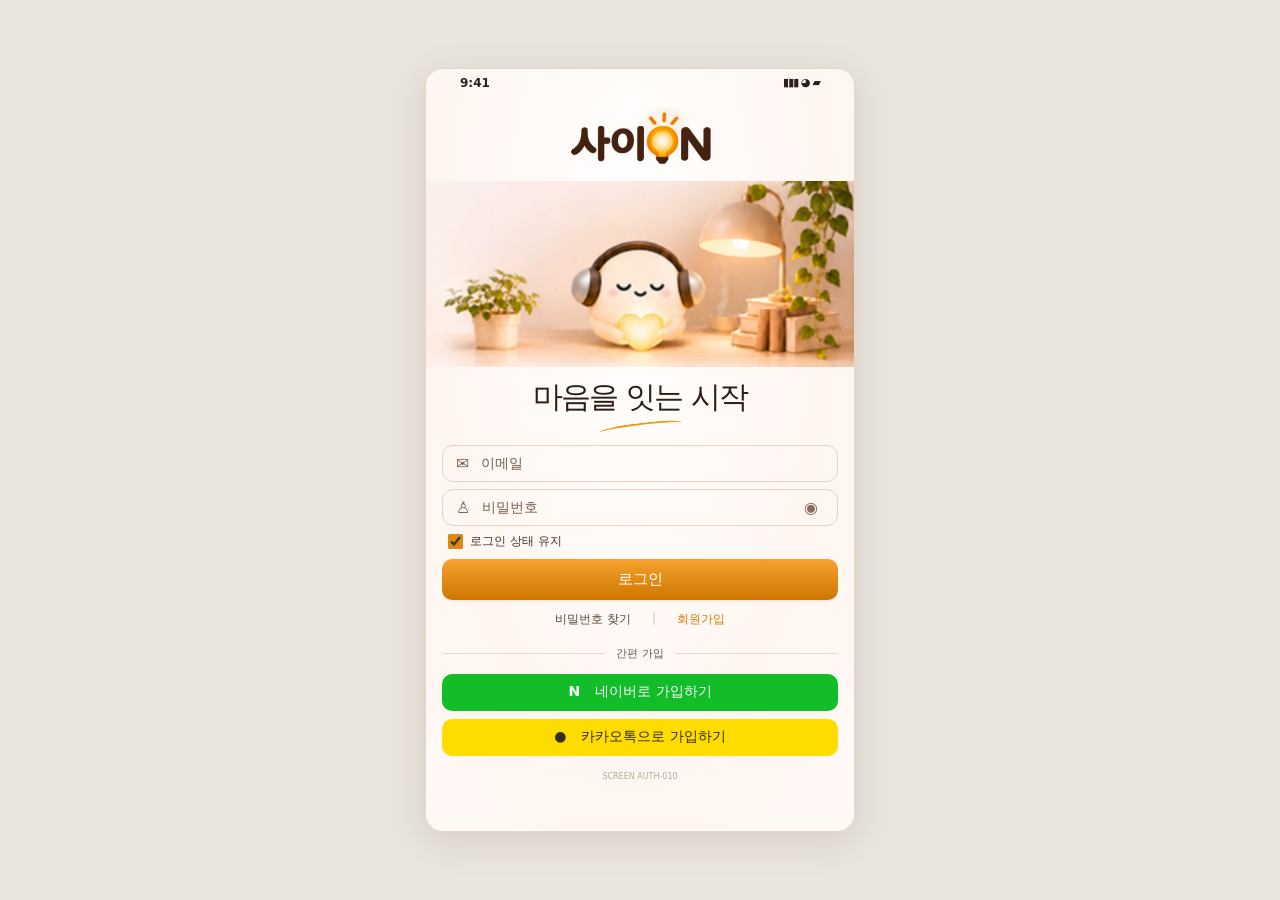
<file: index.html>
<!DOCTYPE html>

<html lang="ko">
<head>
<meta charset="utf-8"/>
<meta content="width=device-width, initial-scale=1, viewport-fit=cover" name="viewport"/>
<meta content="#FAF9F6" name="theme-color"/>
<title>사이ON · M40 WE 우리의 이야기</title>
<script>
/* Make assets resolve against the app folder even when a local server or a
   static host serves the app at /SAION_REBUILD_M21 (without trailing slash).
   This must run before CSS, scripts and image tags are parsed. */
(function () {
  var path = window.location.pathname;
  var directory;
  if (/\/index\.html$/i.test(path)) directory = path.replace(/index\.html$/i, '');
  else if (path.endsWith('/')) directory = path;
  else directory = path + '/';
  var base = document.createElement('base');
  base.href = window.location.origin + directory;
  document.head.appendChild(base);
})();
</script>
<link href="styles.css" rel="stylesheet"/>
</head>
<body>
<div class="app" id="app">
<section aria-label="로그인 화면" class="screen login-screen" id="loginScreen">
<div class="status"><span>9:41</span><span aria-hidden="true" class="system-icons">▮▮▮ ◕ ▰</span></div>
<div aria-label="사이ON" class="login-brand official-brand"><img alt="사이ON" src="assets/saion-official-logo.png"/></div>
<div class="login-hero"><img alt="따뜻한 조명 아래의 온디 캐릭터" src="assets/login-ondi-art.webp"/></div>
<h1 class="login-title">마음을 잇는 시작</h1>
<div aria-hidden="true" class="accent-line"></div>
<form class="login-form" id="loginForm" novalidate="">
<label class="login-field"><span aria-hidden="true">✉</span><input aria-label="이메일" autocomplete="email" id="email" placeholder="이메일" type="email"/></label>
<label class="login-field"><span aria-hidden="true">♙</span><input aria-label="비밀번호" autocomplete="current-password" id="password" placeholder="비밀번호" type="password"/><button aria-label="비밀번호 표시" class="eye" id="showPassword" type="button">◉</button></label>
<label class="keep-login"><input checked="" type="checkbox"/> 로그인 상태 유지</label>
<button class="primary login-button" type="submit">로그인</button>
</form>
<div class="login-secondary"><button data-pending="비밀번호 찾기" type="button">비밀번호 찾기</button><span>|</span><button id="joinFromLogin" type="button">회원가입</button></div>
<div class="join-divider">간편 가입</div>
<button class="social naver" data-pending="네이버 로그인" type="button">N   네이버로 가입하기</button>
<button class="social kakao" data-pending="카카오 로그인" type="button">●   카카오톡으로 가입하기</button>
<p class="screen-code">SCREEN AUTH-010</p>
</section>
<!-- M10: 실제 입력형 회원가입 · 동의·정책 안내 · 개인정보·알림 설정 -->
<section aria-label="회원가입" class="screen onboarding-screen" hidden="" id="signupScreen">
<div class="status"><span>9:41</span><span aria-hidden="true" class="system-icons">▮▮▮ ◕ ▰</span></div>
<div class="signup-logo official-brand"><img alt="사이ON" src="assets/saion-official-logo.png"/></div>
<main class="onboard-main">
<h1>회원가입</h1><p class="step-pills"><b>♙ 가입 정보</b><span>›</span><span>✓ 약관 동의</span></p>
<div class="onboard-hero"><div><h2>사이ON에 오신 것을<br/>환영해요!</h2><p>마음을 나누고, 더 가까이 이어지는<br/>따뜻한 소통을 시작해요.</p></div><img alt="온디" src="assets/login-ondi-art.webp"/></div>
<form id="signupForm" novalidate="">
<div class="signup-fields">
<label><span>♙  닉네임</span><input autocomplete="nickname" id="signupNickname" maxlength="20" placeholder="닉네임을 입력해 주세요." required=""/></label>
<label><span>✉  이메일</span><input autocomplete="email" id="signupEmail" placeholder="이메일을 입력해 주세요." required="" type="email"/></label>
<label><span>♙  비밀번호</span><input autocomplete="new-password" id="signupPassword" maxlength="72" minlength="8" placeholder="8자 이상 입력해 주세요." required="" type="password"/></label>
<label><span>♙  비밀번호 확인</span><input autocomplete="new-password" id="signupConfirm" placeholder="비밀번호를 다시 입력해 주세요." required="" type="password"/></label>
</div>
<div class="consent-card">
<label class="consent-all"><input id="agreeAll" type="checkbox"/> <b>필수 약관에 모두 동의합니다.</b></label>
<label class="consent-row"><input class="required-consent" id="agreeTerms" type="checkbox"/><span>서비스 이용약관 <b>(필수)</b></span><button aria-label="서비스 이용약관 보기" id="signupViewTerms" type="button">›</button></label>
<label class="consent-row"><input class="required-consent" id="agreePrivacy" type="checkbox"/><span>개인정보 처리방침 <b>(필수)</b></span><button aria-label="개인정보 처리방침 보기" id="signupViewPrivacy" type="button">›</button></label>
</div>
<button class="primary onboarding-primary" type="submit">✓  가입하기</button>
</form>
<button class="onboarding-text-link" id="signupBackLogin" type="button">로그인으로 돌아가기 ›</button>
<p class="onboarding-notice">프로토타입 · 실제 계정/서버 생성 없음 · 비밀번호 저장 안 함</p>
</main>
</section>
<section aria-label="이용약관" class="screen policy-screen" hidden="" id="termsScreen">
<div class="status"><span>9:41</span><span aria-hidden="true" class="system-icons">▮▮▮ ◕ ▰</span></div>
<header class="header"><button class="back-button" id="termsBack" type="button">‹</button><span class="header-label">이용약관</span><div class="small-brand official-brand"><img alt="사이ON" src="assets/saion-official-logo.png"/></div><span class="settings-spacer">⚙</span></header>
<div class="policy-hero simple-hero"><div><h1>▣ 서비스 이용 안내</h1><p>사이ON을 더 안전하고 따뜻하게<br/>이용하기 위한 약관과 정책이에요.</p></div></div>
<main class="policy-main">
<button class="policy-line" id="expandTerms" type="button">▤  서비스 이용약관 <span>›</span></button>
<button class="policy-line" id="termsPrivacy" type="button">♧  개인정보 처리방침 <span>›</span></button>
<button class="policy-line" id="expandConsent" type="button">☑  동의 내역 <span>›</span></button>
<article class="policy-paper" id="policyPaper"><div class="policy-paper-icon">☑</div><h2>약관 본문</h2><p>서비스 이용과 관련된 권리와 책임을 확인하는 영역입니다.</p><p class="policy-placeholder">화면 시안 · 정식 약관 적용 예정</p><div class="policy-version"><b>현재 적용 약관</b><span>v1.0 (프로토타입)</span></div></article>
<button class="primary onboarding-primary" id="termsConfirm" type="button">✓  확인</button>
</main>
<nav aria-label="하단 메뉴" class="bottom-nav"><button data-goto="home" type="button"><img alt="나" class="nav-image" src="assets/navigation/nav_me.png"/></button><button data-goto="bamboo" type="button"><img alt="온디" class="nav-image" src="assets/navigation/nav_ondi.png"/></button><button data-open-you="1" type="button"><img alt="YOU 너에게" class="nav-image" src="assets/navigation/nav_you.png"/></button><button data-open-we="1" type="button"><img alt="WE 우리" class="nav-image" src="assets/navigation/nav_we.png"/></button></nav>
</section>
<section aria-label="설정" class="screen settings-overview-screen" hidden="" id="settingsScreen">
<div class="status"><span>9:41</span><span aria-hidden="true" class="system-icons">▮▮▮ ◕ ▰</span></div>
<header class="header"><button class="back-button" id="settingsBack" type="button">‹</button><span class="header-label">설정</span><div class="small-brand official-brand"><img alt="사이ON" src="assets/saion-official-logo.png"/></div></header>
<main class="settings-overview-main"><h1>설정</h1><p>내 정보와 알림을 관리해보세요.</p>
<button class="policy-line" id="settingsProfile" type="button">♙  프로필 설정 <span>›</span></button>
<button class="policy-line" id="settingsAlerts" type="button">♧  알림 설정 <span>›</span></button>
<button class="policy-line" id="settingsPrivacy" type="button">♙  개인정보 관리 <span>›</span></button>
<button class="policy-line" id="settingsTerms" type="button">▤  이용약관 <span>›</span></button>
<button class="primary onboarding-primary" id="settingsReturnHome" type="button">홈으로 돌아가기</button>
</main>
<nav aria-label="하단 메뉴" class="bottom-nav"><button class="active" data-goto="home" type="button"><img alt="나" class="nav-image" src="assets/navigation/nav_me.png"/></button><button data-goto="bamboo" type="button"><img alt="온디" class="nav-image" src="assets/navigation/nav_ondi.png"/></button><button data-open-you="1" type="button"><img alt="YOU 너에게" class="nav-image" src="assets/navigation/nav_you.png"/></button><button data-open-we="1" type="button"><img alt="WE 우리" class="nav-image" src="assets/navigation/nav_we.png"/></button></nav>
</section>
<section aria-label="개인정보 관리" class="screen privacy-screen" hidden="" id="privacyScreen">
<div class="status"><span>9:41</span><span aria-hidden="true" class="system-icons">▮▮▮ ◕ ▰</span></div>
<header class="header"><button class="back-button" id="privacyBack" type="button">‹</button><span class="header-label">개인정보 관리</span><div class="small-brand official-brand"><img alt="사이ON" src="assets/saion-official-logo.png"/></div></header>
<main class="privacy-main"><h1>♧ 내 기록의 주인은 나예요</h1>
<button class="policy-line" id="privacyPolicy" type="button">▤  개인정보 처리방침<span>›</span></button>
<button class="policy-line" id="privacyConsents" type="button">☑  동의 내역 확인<span>›</span></button>
<div class="policy-line disclosure-row"><span>☷  개인 기록 공개 범위</span><select aria-label="개인 기록 공개 범위" id="disclosure"><option value="private">기본 비공개</option><option value="private-confirmed">비공개 유지</option></select></div>
<p class="privacy-note">ⓘ  감정 기록과 온디 대화는 자동 공유되지 않아요.<br/>내가 고른 내용만 직접 전달합니다.</p>
<button class="primary onboarding-primary" id="privacySave" type="button">설정으로 돌아가기</button>
</main>
<nav aria-label="하단 메뉴" class="bottom-nav"><button class="active" data-goto="home" type="button"><img alt="나" class="nav-image" src="assets/navigation/nav_me.png"/></button><button data-goto="bamboo" type="button"><img alt="온디" class="nav-image" src="assets/navigation/nav_ondi.png"/></button><button data-open-you="1" type="button"><img alt="YOU 너에게" class="nav-image" src="assets/navigation/nav_you.png"/></button><button data-open-we="1" type="button"><img alt="WE 우리" class="nav-image" src="assets/navigation/nav_we.png"/></button></nav>
</section>
<section aria-label="알림 설정" class="screen alerts-screen" hidden="" id="alertsScreen">
<div class="status"><span>9:41</span><span aria-hidden="true" class="system-icons">▮▮▮ ◕ ▰</span></div>
<header class="header"><button class="back-button" id="alertsBack" type="button">‹</button><span class="header-label">알림 설정</span><div class="small-brand official-brand"><img alt="사이ON" src="assets/saion-official-logo.png"/></div></header>
<div class="alerts-hero simple-hero"><div><h1>♧ 알림 설정</h1><p>사이ON의 알림으로<br/>마음을 더 가까이 나눠보세요.</p></div></div>
<main class="alerts-main">
<label class="toggle-row master"><span>♧  전체 알림 받기</span><input checked="" id="alertAll" type="checkbox"/><i></i></label>
<div class="toggle-group">
<label class="toggle-row"><span>♡  새마음알림</span><input checked="" class="alert-item" id="alertHeart" type="checkbox"/><i></i></label>
<label class="toggle-row"><span>♧  우리그룹알림</span><input checked="" class="alert-item" id="alertGroup" type="checkbox"/><i></i></label>
<label class="toggle-row"><span>♡  온디의마음다시묻기</span><input checked="" class="alert-item" id="alertRecheck" type="checkbox"/><i></i></label>
</div>
<div class="setting-row">◷  마음 다시 묻기 <select aria-label="마음 다시 묻기 시간" id="reminderTime"><option value="16:00">오후 4:00</option><option value="13:00">오후 1:00</option><option value="19:00">오후 7:00</option><option value="21:00">오후 9:00</option></select></div>
<div class="setting-row">▯  기기 알림 권한 <span class="demo-pill">브라우저 데모</span></div>
<button aria-expanded="false" class="policy-line" id="quietToggle" type="button">♧  쉬어가기 <span>⌄</span></button>
<div class="quiet-panel" hidden="" id="quietPanel"><label class="toggle-row"><span>방해받지 않는 시간 사용</span><input id="quietEnabled" type="checkbox"/><i></i></label><div class="quiet-times"><label>시작 <input id="quietFrom" type="time" value="22:00"/></label><label>종료 <input id="quietTo" type="time" value="08:00"/></label></div></div>
<p class="alerts-note">🍃  내가 요청한 시간에만, 답하지 않아도 재촉하지 않아요.</p>
<button class="secondary-continue" id="previewRecheck" type="button">기분 다시 묻기 미리보기 <span>›</span></button>
<button class="primary onboarding-primary" id="alertsSave" type="button">✓  설정 저장하기</button>
<p class="onboarding-notice">실제 푸시 알림 발송은 아직 연결하지 않았어요.</p>
</main>
<nav aria-label="하단 메뉴" class="bottom-nav"><button class="active" data-goto="home" type="button"><img alt="나" class="nav-image" src="assets/navigation/nav_me.png"/></button><button data-goto="bamboo" type="button"><img alt="온디" class="nav-image" src="assets/navigation/nav_ondi.png"/></button><button data-open-you="1" type="button"><img alt="YOU 너에게" class="nav-image" src="assets/navigation/nav_you.png"/></button><button data-open-we="1" type="button"><img alt="WE 우리" class="nav-image" src="assets/navigation/nav_we.png"/></button></nav>
</section>
<section aria-label="프로필 설정 화면" class="screen profile-screen" hidden="" id="profileScreen">
<div class="status"><span>9:41</span><span aria-hidden="true" class="system-icons">▮▮▮ ◕ ▰</span></div>
<header class="header">
<button aria-label="로그인으로 돌아가기" class="back-button" id="backToLogin">‹</button>
<span class="header-label">프로필 설정</span>
<div aria-label="사이ON" class="small-brand official-brand"><img alt="사이ON" src="assets/saion-official-logo.png"/></div>
<button aria-label="설정" class="settings-button" id="profileSettingsButton" type="button">⚙</button>
</header>
<main class="profile-main">
<h1>프로필 설정</h1>
<p class="subhead">나의 기본 정보</p>
<form id="profileForm" novalidate="">
<div class="profile-fields">
<label class="profile-field"><span class="field-name">닉네임 설정하기</span><input autocomplete="nickname" id="nickname" maxlength="20" name="nickname" placeholder="닉네임 입력" required=""/><span class="chevron">›</span></label>
<label class="profile-field"><span class="field-name">생년월일 설정하기</span><input aria-label="생년월일" id="birthday" name="birthday" required="" type="date"/><span class="chevron">›</span></label>
<label class="profile-field"><span class="field-name">성별 설정하기</span><select aria-label="성별" id="gender" name="gender" required=""><option value="">선택해 주세요</option><option value="여성">여성</option><option value="남성">남성</option><option value="선택 안 함">선택 안 함</option></select><span class="chevron">›</span></label>
</div>
<h2 class="profile-section-title">나의 아바타와 공간</h2>
<img alt="온미와 온룸을 꾸미는 아늑한 서재 공간 이미지" class="room-image" src="assets/profile-room.webp"/>
<button class="nav-row" id="openOnmi" type="button">나만의 온미 꾸미기<span>›</span></button>
<button class="nav-row" id="openOnroom" type="button">나만의 온룸 꾸미기<span>›</span></button>
<button class="primary save-button" type="submit">변경사항 저장</button>
<p aria-live="polite" class="save-message" id="saveMessage" role="status"></p>
</form>
</main>
<nav aria-label="하단 메뉴" class="bottom-nav">
<button aria-current="page" class="active" type="button"><img alt="나" class="nav-image" src="assets/navigation/nav_me.png"/></button>
<button aria-label="온디의 대나무숲으로 이동" data-goto="bamboo" type="button"><img alt="온디" class="nav-image" src="assets/navigation/nav_ondi.png"/></button>
<button data-open-you="1" type="button"><img alt="YOU 너에게" class="nav-image" src="assets/navigation/nav_you.png"/></button>
<button data-open-we="1" type="button"><img alt="WE 우리" class="nav-image" src="assets/navigation/nav_we.png"/></button>
</nav>
</section>
<section aria-label="사이ON 홈" class="screen home-screen" hidden="" id="homeScreen">
<div class="status"><span>9:41</span><span aria-hidden="true" class="system-icons">▮▮▮ ◕ ▰</span></div>
<header class="header home-header">
<button aria-label="프로필 설정으로 돌아가기" class="back-button" id="homeBack" type="button">‹</button>
<span class="header-label">마음전등</span>
<div aria-label="사이ON" class="small-brand official-brand"><img alt="사이ON" src="assets/saion-official-logo.png"/></div>
<button aria-label="프로필 설정" class="settings-button" id="homeSettings" type="button">⚙</button>
</header>
<main class="home-content">
<h1 id="homeGreeting">오늘도 나에게 ON</h1>
<p class="home-subtitle">홈오피스 서재 · 오늘의 마음 전등</p>
<div aria-label="내가 저장한 온미와 온룸" class="home-scene" id="homeScene">
<img alt="내가 꾸민 온룸 배경" class="home-room-bg" id="homeBg"/>
<div aria-hidden="true" class="home-scene-shade"></div>
<div aria-label="내가 꾸민 온미 아바타" class="home-avatar">
<img alt="" id="homeHairBack"/>
<img alt="온미 기본 캐릭터" id="homeBody" src="onroom/assets/base/base_body.svg"/>
<img alt="" id="homeOutfit"/>
<img alt="" id="homeFace"/>
<img alt="" id="homeHairFront"/>
</div>
<img alt="내가 선택한 감정등" class="home-mood" id="homeMood"/>
<button aria-label="온미 온룸 다시 꾸미기" class="home-scene-edit" id="homeEditRoom" type="button">꾸미기 ✎</button>
</div>
<button class="inbox-strip" id="homeInbox" type="button">엄마의 새 마음이 도착했어요 <span>›</span></button>
<section class="feeling-panel">
<h2>지금, 내 마음은 어떤가요?</h2>
<div class="feelings-grid" id="homeFeelingGrid">
<button class="feeling-choice" data-feeling="행복해요" type="button"><img alt="" src="assets/emotion-lamps/lamp_01.png"/><span>행복해요</span></button>
<button class="feeling-choice" data-feeling="무난해요" type="button"><img alt="" src="assets/emotion-lamps/lamp_02.png"/><span>무난해요</span></button>
<button class="feeling-choice" data-feeling="활기차요" type="button"><img alt="" src="assets/emotion-lamps/lamp_03.png"/><span>활기차요</span></button>
<button class="feeling-choice" data-feeling="화가나요" type="button"><img alt="" src="assets/emotion-lamps/lamp_04.png"/><span>화가나요</span></button>
<button class="feeling-choice" data-feeling="우울해요" type="button"><img alt="" src="assets/emotion-lamps/lamp_05.png?v=m9"/><span>우울해요</span></button>
<button class="feeling-choice" data-feeling="지쳐요" type="button"><img alt="" src="assets/emotion-lamps/lamp_06.png"/><span>지쳐요</span></button>
</div>
<p class="home-room-note">☁  서재에 라벤더빛을 켰어요.</p>
</section>
<button class="primary home-record" id="homeRecord" type="button">오늘의 마음 기록하기</button>
<button class="home-line-button" id="homeOndi" type="button">온디와 이야기하기 <span>›</span></button>
<button class="home-line-button" id="homeCalendar" type="button">감정 캘린더 <span>›</span></button>
</main>
<nav aria-label="하단 메뉴" class="bottom-nav">
<button aria-current="page" class="active" type="button"><img alt="나" class="nav-image" src="assets/navigation/nav_me.png"/></button>
<button aria-label="온디의 대나무숲으로 이동" data-goto="bamboo" type="button"><img alt="온디" class="nav-image" src="assets/navigation/nav_ondi.png"/></button>
<button data-open-you="1" type="button"><img alt="YOU 너에게" class="nav-image" src="assets/navigation/nav_you.png"/></button>
<button data-open-we="1" type="button"><img alt="WE 우리" class="nav-image" src="assets/navigation/nav_we.png"/></button>
</nav>
</section>
<!-- M4: 기능형 오늘의 마음 기록 -->
<section aria-label="오늘의 마음 기록" class="screen detail-screen" hidden="" id="recordScreen">
<div class="status"><span>9:41</span><span aria-hidden="true" class="system-icons">▮▮▮ ◕ ▰</span></div>
<header class="detail-topbar"><div aria-label="사이ON" class="small-brand official-brand"><img alt="사이ON" src="assets/saion-official-logo.png"/></div><button class="detail-setting" data-pending="알림" type="button">♧</button></header>
<div class="detail-heading"><button aria-label="뒤로가기" class="detail-back" id="recordBack">‹</button><h1>오늘의 마음 기록</h1></div>
<div class="record-intro"><div class="record-copy"><h2>오늘,<br/>내 마음은 어떤가요?</h2><p>지금 느끼는 마음을 선택하고<br/>온디와 함께 기록해보세요.</p></div><img alt="하트를 안고 있는 온디" src="assets/record-ondi.png"/></div>
<main class="detail-body">
<section class="detail-card record-card">
<h2>✎   지금 어떤 마음인가요?</h2>
<div class="selected-feeling" id="recordFeelingText">감정등을 먼저 골라주세요.</div>
<label class="visually-hidden" for="recordNote">오늘의 마음 기록</label>
<textarea id="recordNote" maxlength="300" placeholder="오늘의 기분, 있었던 일, 떠오른 생각을 자유롭게 적어보세요."></textarea>
<div class="char-count"><span id="recordCount">0</span> / 300</div>
</section>
<div class="ondi-tip"><img alt="온디" src="assets/login-ondi-art.webp"/><p><b>좋아요! 😊</b><br/>지금의 기분을 이렇게 기록해두면,<br/>내 마음을 더 잘 이해할 수 있어요.</p></div>
<button class="primary detail-primary" id="recordSave" type="button">✓   오늘의 마음 기록하기</button>
<p class="detail-status" id="recordSaveStatus" role="status"></p>
<button class="secondary-continue" id="recordToBamboo" type="button">온디에게 이야기하기 <span>›</span></button>
</main>
<nav aria-label="하단 메뉴" class="bottom-nav"><button data-goto="home" type="button"><img alt="나" class="nav-image" src="assets/navigation/nav_me.png"/></button><button class="active" data-goto="bamboo" type="button"><img alt="온디" class="nav-image" src="assets/navigation/nav_ondi.png"/></button><button data-open-you="1" type="button"><img alt="YOU 너에게" class="nav-image" src="assets/navigation/nav_you.png"/></button><button data-open-we="1" type="button"><img alt="WE 우리" class="nav-image" src="assets/navigation/nav_we.png"/></button></nav>
</section>
<!-- M5: 개인 전용 온디와 1:1 채팅 -->
<!-- M6 감정 캘린더: 모든 날짜·기록은 실제 저장 데이터로 렌더링 -->
<section aria-label="감정 캘린더" class="screen calendar-screen" hidden="" id="calendarScreen">
<div class="status"><span>9:41</span><span aria-hidden="true" class="system-icons">▮▮▮ ◕ ▰</span></div>
<header class="header calendar-header">
<button aria-label="홈으로 돌아가기" class="back-button" id="calendarBack" type="button">‹</button>
<span class="header-label">감정 캘린더</span>
<div aria-label="사이ON" class="small-brand official-brand"><img alt="사이ON" src="assets/saion-official-logo.png"/></div>
<button aria-label="프로필 설정" class="settings-button" id="calendarSettings" type="button">⚙</button>
</header>
<div class="calendar-art"><img alt="편안한 공간에서 하트를 들고 있는 온디와 따뜻한 조명" src="assets/calendar-banner.webp"/></div>
<main class="calendar-main">
<h1>🗓️ 감정 캘린더</h1>
<p class="calendar-subtitle">날짜를 누르면 그날의 기록을 볼 수 있어요.</p>
<section aria-label="월별 감정 기록" class="calendar-card">
<div class="calendar-month-row">
<button aria-label="이전 달" id="calendarPrev" type="button">‹</button>
<strong id="calendarMonthLabel"></strong>
<button aria-label="다음 달" id="calendarNext" type="button">›</button>
</div>
<div aria-hidden="true" class="calendar-weekdays"><span>일</span><span>월</span><span>화</span><span>수</span><span>목</span><span>금</span><span>토</span></div>
<div aria-label="날짜별 감정 기록" class="calendar-days" id="calendarDays" role="grid"></div>
<div aria-label="감정 색상 안내" class="calendar-legend">
<span><i style="--mood-color:#ed91a8"></i>행복해요</span><span><i style="--mood-color:#f3bf55"></i>무난해요</span><span><i style="--mood-color:#a8c981"></i>활기차요</span>
<span><i style="--mood-color:#ef8476"></i>화가나요</span><span><i style="--mood-color:#bca3df"></i>우울해요</span><span><i style="--mood-color:#bcb8b3"></i>지쳐요</span>
</div>
</section>
<section aria-label="선택한 날짜의 기록" aria-live="polite" class="calendar-detail" id="calendarDetail">
<h2 id="calendarDetailHeading">날짜를 선택해 주세요</h2>
<div class="calendar-detail-content" id="calendarDetailContent">기록이 있는 날짜 아래에 감정 색 점이 표시돼요.</div>
<button class="calendar-edit" hidden="" id="calendarEdit" type="button">오늘의 기록 수정하기</button>
</section>
<button class="primary calendar-home-button" id="calendarHome" type="button">홈으로 돌아가기</button>
<p class="calendar-private">🔒 내 감정 기록은 나에게만 보여요.</p>
</main>
<nav aria-label="하단 메뉴" class="bottom-nav"><button class="active" data-goto="home" type="button"><img alt="나" class="nav-image" src="assets/navigation/nav_me.png"/></button><button data-goto="bamboo" type="button"><img alt="온디" class="nav-image" src="assets/navigation/nav_ondi.png"/></button><button data-open-you="1" type="button"><img alt="YOU 너에게" class="nav-image" src="assets/navigation/nav_you.png"/></button><button data-open-we="1" type="button"><img alt="WE 우리" class="nav-image" src="assets/navigation/nav_we.png"/></button></nav>
</section>
<section aria-label="온디의 대나무숲 1대1 채팅" class="screen detail-screen bamboo-screen chat-screen" hidden="" id="bambooScreen">
<div class="status"><span>9:41</span><span aria-hidden="true" class="system-icons">▮▮▮ ◕ ▰</span></div>
<header class="chat-header">
<button aria-label="감정 기록으로 돌아가기" class="chat-back" id="bambooBack" type="button">‹</button>
<div class="chat-header-person">
<img alt="온디" src="assets/record-ondi.png"/>
<div><strong>온디의 대나무숲</strong><span><i class="online-dot"></i> 온디 · 나만의 대화</span></div>
</div>
<button aria-label="개인 대화 안내" class="chat-info-btn" id="bambooPrivacy" type="button">🔒</button>
</header>
<div class="chat-banner">🌿  이곳의 이야기는 가족과 공유되지 않아요.</div>
<main aria-label="온디와의 대화 내용" aria-live="polite" aria-relevant="additions" class="chat-thread" id="chatThread" role="log">
<div class="chat-date-divider" id="chatDateLabel">오늘</div>
<div id="chatMessages"></div>
</main>
<div aria-label="대화 주제 선택" class="chat-quick-replies" id="chatSuggestions">
<button data-suggestion="오늘 있었던 일" type="button">오늘 있었던 일</button>
<button data-suggestion="지금 느끼는 감정" type="button">지금 느끼는 감정</button>
<button data-suggestion="고민 또는 걱정" type="button">고민 또는 걱정</button>
</div>
<form autocomplete="off" class="chat-composer" id="bambooChatForm">
<label class="visually-hidden" for="bambooNote">온디에게 메시지 입력</label>
<textarea aria-label="온디에게 메시지 입력" id="bambooNote" maxlength="500" placeholder="온디에게 이야기해 주세요..." rows="1"></textarea>
<button aria-label="메시지 전송" id="bambooSend" title="메시지 전송" type="submit">➤</button>
</form>
<div class="chat-meta"><span>데모 자동 응답 · 실제 AI 연결 전</span><span id="bambooCount">0 / 500</span></div>
<button class="secondary-continue chat-next-check" id="bambooToRecheck" type="button">온디가 다시 물어볼게요 <span>›</span></button>
<nav aria-label="하단 메뉴" class="bottom-nav"><button data-goto="home" type="button"><img alt="나" class="nav-image" src="assets/navigation/nav_me.png"/></button><button aria-current="page" class="active" type="button"><img alt="온디" class="nav-image" src="assets/navigation/nav_ondi.png"/></button><button data-open-you="1" type="button"><img alt="YOU 너에게" class="nav-image" src="assets/navigation/nav_you.png"/></button><button data-open-we="1" type="button"><img alt="WE 우리" class="nav-image" src="assets/navigation/nav_we.png"/></button></nav>
</section>
<section aria-label="마음 체크" class="screen recheck-screen" hidden="" id="recheckScreen">
<div class="status recheck-status"><span>9:41</span><span aria-hidden="true" class="system-icons">▮▮▮ ◕ ▰</span></div>
<header class="header recheck-clean-header">
<button aria-label="이전 화면" class="back-button" id="recheckBack" type="button">‹</button>
<div class="small-brand official-brand"><img alt="사이ON" src="assets/saion-official-logo.png"/></div>
<button aria-label="설정" class="icon-button" id="recheckSettings" type="button">⚙</button>
</header>
<main class="recheck-clean-body">
<h1>마음 체크</h1>
<p class="recheck-live-reminder" id="recheckReminderText">마음 다시 묻기 · 오후 4:00</p>
<img alt="돋보기로 마음을 살펴보는 온디" class="recheck-clean-hero" src="assets/recheck-hero-clean.png"/>
<p class="recheck-clean-speech">지금 상태를 다시 확인해볼까요?</p>
<h2>지금은 마음이<br/>조금 나아지셨나요?</h2>
<div aria-label="마음 상태 선택" class="recheck-clean-options">
<button aria-label="나아졌어요" id="optionBetter" type="button"><img alt="나아졌어요" src="assets/recheck-choice-better.png"/></button>
<button aria-label="비슷해요" id="optionSame" type="button"><img alt="비슷해요" src="assets/recheck-choice-same.png"/></button>
<button aria-label="더 힘들어요" id="optionHarder" type="button"><img alt="더 힘들어요" src="assets/recheck-choice-hard.png"/></button>
</div>
</main></section>
<section aria-label="기분이 나아졌어요" class="screen path-screen" hidden="" id="betterScreen">
<div class="status"><span>9:41</span><span aria-hidden="true" class="system-icons">▮▮▮ ◕ ▰</span></div>
<header class="header recheck-header"><button class="back-button" id="betterBack" type="button">‹</button><div class="small-brand official-brand"><img alt="사이ON" src="assets/saion-official-logo.png"/></div><div class="header-actions"><button class="icon-button" data-pending="알림" type="button">♧</button><button class="icon-button" id="betterSettings" type="button">⚙</button></div></header>
<main class="path-main">
<h1 class="path-title accent-green">기분이 한결 나아졌어요!</h1>
<div class="path-hero"><img alt="기뻐하는 온디" src="assets/record-ondi.png"/></div>
<p class="path-lead">정말 잘하고 있어요.<br/>이 기분을 소중한 사람과 나눠볼까요?</p>
<section class="summary-card">
<h2>오늘의 마음 요약</h2>
<div class="summary-content" id="betterSummary"></div>
</section>
<button class="primary detail-primary" id="goShareFeeling" type="button">✈   마음 전하기</button>
<button class="ghost-action" id="betterStay" type="button">지금은 괜찮아요</button>
</main>
<nav aria-label="하단 메뉴" class="bottom-nav"><button data-goto="home" type="button"><img alt="나" class="nav-image" src="assets/navigation/nav_me.png"/></button><button class="active" type="button"><img alt="온디" class="nav-image" src="assets/navigation/nav_ondi.png"/></button><button data-open-you="1" type="button"><img alt="YOU 너에게" class="nav-image" src="assets/navigation/nav_you.png"/></button><button data-open-we="1" type="button"><img alt="WE 우리" class="nav-image" src="assets/navigation/nav_we.png"/></button></nav>
</section>
<section aria-label="마음 전하기" class="screen share-screen" hidden="" id="shareScreen">
<div class="status"><span>9:41</span><span aria-hidden="true" class="system-icons">▮▮▮ ◕ ▰</span></div>
<header class="header recheck-header"><button class="back-button" id="shareBack" type="button">‹</button><div class="small-brand official-brand"><img alt="사이ON" src="assets/saion-official-logo.png"/></div><div class="header-actions"><button class="icon-button" data-pending="알림" type="button">♧</button><button class="icon-button" id="shareSettings" type="button">⚙</button></div></header>
<main class="share-main">
<h1>마음 전하기</h1>
<p class="share-sub">지금 이 기분을<br/>소중한 사람에게 전해볼까요?</p>
<section class="summary-card">
<h2>온디와 정리한 내 마음</h2>
<div class="summary-content" id="shareSummary"></div>
</section>
<section class="recipients-card">
<h2>누구에게 마음을 전할까요?</h2>
<div class="recipient-grid" id="recipientGrid">
<button class="recipient" data-recipient="엄마" type="button"><div class="avatar-circle">엄</div><span>엄마</span></button>
<button class="recipient" data-recipient="민수" type="button"><div class="avatar-circle">민</div><span>민수</span></button>
<button class="recipient" data-recipient="가족" type="button"><div class="avatar-circle">가</div><span>가족</span></button>
<button class="recipient add" id="addRecipient" type="button"><div class="avatar-circle">＋</div><span>추가</span></button>
</div>
</section>
<button class="primary detail-primary" id="sendFeeling" type="button">✈   마음 보내기</button>
<p class="share-note">내가 고른 사람에게만 마음을 전하고, 따뜻한 위로와 공감을 받아보세요.</p>
</main>
<nav aria-label="하단 메뉴" class="bottom-nav"><button data-goto="home" type="button"><img alt="나" class="nav-image" src="assets/navigation/nav_me.png"/></button><button data-goto="bamboo" type="button"><img alt="온디" class="nav-image" src="assets/navigation/nav_ondi.png"/></button><button aria-current="page" class="active" type="button"><img alt="YOU 너에게" class="nav-image" src="assets/navigation/nav_you.png"/></button><button data-open-we="1" type="button"><img alt="WE 우리" class="nav-image" src="assets/navigation/nav_we.png"/></button></nav>
</section>
<section aria-label="엄마의 응원 추천" class="screen path-screen" hidden="" id="voiceRecommendScreen">
<div class="status"><span>9:41</span><span aria-hidden="true" class="system-icons">▮▮▮ ◕ ▰</span></div>
<header class="header recheck-header"><button class="back-button" id="voiceRecommendBack" type="button">‹</button><div class="small-brand official-brand"><img alt="사이ON" src="assets/saion-official-logo.png"/></div><div class="header-actions"><button class="icon-button" data-pending="알림" type="button">♧</button><button class="icon-button" id="voiceRecommendSettings" type="button">⚙</button></div></header>
<main class="path-main">
<h1 class="path-title">아직 마음이 조금 무거운가요?</h1>
<div class="voice-card feature-card">
<div class="feature-top"><img alt="온디" src="assets/record-ondi.png"/><div><h2>엄마의 응원 목소리</h2><span class="recommend-badge">추천</span></div></div>
<div class="fake-wave">▶︎  00:00 / 01:28</div>
<blockquote>“우리 딸, 오늘도 충분히 잘하고 있어. 조금만 더 힘내봐, 엄마가 응원해.”</blockquote>
</div>
<button class="primary detail-primary" id="openVoicePlayer" type="button">▶   엄마의 응원 듣기</button>
<button class="ghost-action" id="voiceOtherTips" type="button">✨ 다른 방법 추천받기</button>
</main>
<nav aria-label="하단 메뉴" class="bottom-nav"><button data-goto="home" type="button"><img alt="나" class="nav-image" src="assets/navigation/nav_me.png"/></button><button class="active" type="button"><img alt="온디" class="nav-image" src="assets/navigation/nav_ondi.png"/></button><button data-open-you="1" type="button"><img alt="YOU 너에게" class="nav-image" src="assets/navigation/nav_you.png"/></button><button data-open-we="1" type="button"><img alt="WE 우리" class="nav-image" src="assets/navigation/nav_we.png"/></button></nav>
</section>
<section aria-label="엄마의 응원 목소리 재생" class="screen player-screen" hidden="" id="voicePlayerScreen">
<div class="status"><span>9:41</span><span aria-hidden="true" class="system-icons">▮▮▮ ◕ ▰</span></div>
<header class="header recheck-header"><button class="back-button" id="voicePlayerBack" type="button">‹</button><div class="small-brand official-brand"><img alt="사이ON" src="assets/saion-official-logo.png"/></div><div class="header-actions"><button class="icon-button" data-pending="알림" type="button">♧</button><button class="icon-button" id="voicePlayerSettings" type="button">⚙</button></div></header>
<main class="player-main">
<h1>엄마의 응원 목소리</h1>
<div class="player-hero"><img alt="응원하는 온디" src="assets/record-ondi.png"/></div>
<div class="player-box">
<div class="progress-line"><button class="mini-play" id="voiceMiniPlay" type="button">▶</button><div class="track"><div class="track-fill" id="voiceTrackFill"></div></div><span id="voiceTimeLabel">00:00 / 01:32</span></div>
<blockquote>“우리 딸, 오늘도 충분히 잘하고 있어. 조금만 더 힘내자, 엄마가 응원해.”</blockquote>
<div class="player-controls"><button class="round-control" id="voiceBack15" type="button">15</button><button class="round-control primary-round" id="voicePlayPause" type="button">▶</button><button class="round-control" id="voiceForward15" type="button">15</button></div>
</div>
</main>
<nav aria-label="하단 메뉴" class="bottom-nav"><button data-goto="home" type="button"><img alt="나" class="nav-image" src="assets/navigation/nav_me.png"/></button><button class="active" type="button"><img alt="온디" class="nav-image" src="assets/navigation/nav_ondi.png"/></button><button data-open-you="1" type="button"><img alt="YOU 너에게" class="nav-image" src="assets/navigation/nav_you.png"/></button><button data-open-we="1" type="button"><img alt="WE 우리" class="nav-image" src="assets/navigation/nav_we.png"/></button></nav>
</section>
<section aria-label="함께 호흡하기 추천" class="screen reference-screen" hidden="" id="breatheRecommendScreen">
<main aria-label="함께 호흡하기 추천 화면 미리보기" class="reference-main breathe-reference-main">
<img alt="함께 호흡하기 추천 화면" class="reference-image" src="assets/breathe-recommend-reference-no-footer.png"/>
<button aria-label="이전으로" class="hotspot hotspot-back" id="breatheRecommendBack" type="button"></button>
<button aria-label="설정" class="hotspot hotspot-settings" id="breatheRecommendSettings" type="button"></button>
<button aria-label="함께 호흡하기" class="hotspot breathe-open-hotspot" id="openBreathePlayer" title="함께 호흡하기 실행 화면 열기" type="button"></button>
<button aria-label="지금은 쉬어갈래요" class="hotspot breathe-rest-hotspot" id="breatheRest" type="button"></button>
<button aria-label="나" class="hotspot nav-home-hotspot" data-goto="home" type="button"></button>
<button aria-current="page" aria-label="온디" class="hotspot nav-ondi-hotspot" type="button"></button>
<button aria-label="YOU 너에게" class="hotspot nav-you-hotspot" data-open-you="1" type="button"></button>
<button aria-label="WE 우리" class="hotspot nav-we-hotspot" data-open-we="1" type="button"></button>
</main>
</section>
<section aria-label="함께 호흡하기" class="screen reference-screen" hidden="" id="breathePlayerScreen">
<main aria-label="함께 호흡하기 실행 화면" class="reference-main breathe-player-reference-main">
<img alt="함께 호흡하기 실행 화면" class="reference-image" src="assets/breathe-player-reference-no-footer.png"/>
<button aria-label="이전으로" class="hotspot hotspot-back" id="breathePlayerBack" type="button"></button>
<button aria-label="설정" class="hotspot hotspot-settings" id="breathePlayerSettings" type="button"></button>
<button aria-label="호흡 일시정지" class="hotspot breathe-pause-hotspot" id="breathePlayPause" type="button"></button>
<div class="breathe-live-indicator" id="breatheLiveIndicator">진행 중</div>
<div class="breathe-live-time" id="breatheTimeLabel">03:00</div>
<button aria-label="나" class="hotspot nav-home-hotspot" data-goto="home" type="button"></button>
<button aria-current="page" aria-label="온디" class="hotspot nav-ondi-hotspot" type="button"></button>
<button aria-label="YOU 너에게" class="hotspot nav-you-hotspot" data-open-you="1" type="button"></button>
<button aria-label="WE 우리" class="hotspot nav-we-hotspot" data-open-we="1" type="button"></button>
</main>
</section>
<!-- M21: YOU 탭의 첫 화면 = 새 마음이 도착했어요 -->
<section aria-label="YOU 너에게 - 새 마음이 도착했어요" class="screen you-m38-welcome" hidden id="youInboxScreen">
  <div class="you-m38-scroll">
    <div class="status"><span>9:41</span><span class="system-icons" aria-hidden="true">▮▮▮ ◕ ▰</span></div>
    <header class="you-m38-header">
      <button type="button" class="you-m38-back" id="youInboxBack" aria-label="홈으로 돌아가기">‹</button>
      <img src="assets/saion-official-logo.png" alt="사이ON"/>
      <button type="button" class="you-m38-bell" id="youInboxBell" aria-label="알림">♧</button>
    </header>
    <div class="you-m38-actions">
      <button type="button" class="you-m38-tab selected" id="youWelcomeReceive"><span aria-hidden="true">✉</span> 받기</button>
      <button type="button" class="you-m38-tab" id="youStartSend"><span aria-hidden="true">➤</span> 보내기</button>
    </div>
    <div class="you-m38-hero"><img src="assets/you-welcome-hero-m38.webp" alt="새 마음이 도착한 온디"/></div>
    <div class="you-m38-title">새 마음이<br/>도착했어요! <span>♡</span></div>
    <button type="button" class="you-m38-open-list" id="youOpenHistory">받은 마음 보기 <span aria-hidden="true">›</span></button>
  </div>
</section>
<!-- M21: 받은 마음 보기 -> 주고받은 마음 내역 -->
<!-- M29: 본문은 DOM으로 만들고 감정등을 가장 앞에 배치하는 실제 스크롤 목록 -->
<section aria-label="YOU 너에게 - 주고받은 마음 내역" class="screen you-history-live" hidden="" id="youHistoryScreen">
<div class="you-history-top">
<img alt="사이ON 받은 마음 · 전체 글 음성 사진" src="assets/you-list-header.png"/>
<button aria-label="새 마음 화면으로 돌아가기" class="you-list-hit live-back" id="youHistoryBack" type="button"></button>
<button aria-label="알림" class="you-list-hit live-bell" id="youHistoryBell" type="button"></button>
<div aria-label="마음 종류" class="you-live-tabs" role="tablist">
<button aria-selected="true" class="active" data-you-filter="all" id="youTabAll" role="tab" type="button">전체</button>
<button aria-selected="false" data-you-filter="text" id="youTabText" role="tab" type="button">글</button>
<button aria-selected="false" data-you-filter="voice" id="youTabVoice" role="tab" type="button">음성</button>
<button aria-selected="false" data-you-filter="photo" id="youTabPhoto" role="tab" type="button">사진</button>
</div>
</div>
<div class="you-m38-list-actions" aria-label="마음 목록 빠른 이동">
  <button type="button" id="youHistoryStartSend">＋ 마음 보내기 <span aria-hidden="true">➤</span></button>
</div>
<main aria-label="받은 마음과 보낸 마음 목록" class="you-history-scroll" id="youHistoryScroll">
<div class="you-history-cards" id="youHistoryCards"></div>
</main>

</section>
<section aria-label="마음 보내기 - 받는 사람 선택" class="screen you-compose-screen you-flow-screen" hidden="" id="youComposeScreen">
<div class="status"><span>9:41</span><span aria-hidden="true" class="system-icons">▮▮▮ ◕ ▰</span></div>
<header class="header"><button aria-label="YOU 너에게로 돌아가기" class="back-button" id="youComposeBack" type="button">‹</button><div class="small-brand official-brand"><img alt="사이ON" src="assets/saion-official-logo.png"/></div><button aria-label="설정" class="icon-button" id="youComposeSettings" type="button">⚙</button></header>
<main class="you-flow-main">
<section class="you-flow-hero">
<div>
<h1>마음 보내기</h1>
<p class="you-hero-copy">소중한 사람에게 마음을 전해보세요.</p>
</div>
<div class="you-hero-art"><img alt="하트를 품고 윙크하는 온디" src="assets/ondi-wink-heart-user.webp"/></div>
</section>
<div aria-label="YOU 탭" class="you-flow-switch" role="tablist">
<button aria-selected="true" class="active" type="button">보내기</button>
<button id="youComposeGoReceive" type="button">받기</button>
</div>
<section class="you-flow-card">
<h2>받는 사람 선택</h2><p class="you-m38-step-hint">다음 단계에서 <b>사진 배경 · 글 · 음성</b>을 함께 담을 수 있어요.</p>
<div aria-label="받는 사람 선택" class="you-person-list" id="youPersonList" role="radiogroup"></div>
<button class="you-add-contact" id="youAddContact" type="button">＋ 가족·친구 추가하기</button>
<div class="you-add-form" hidden="" id="youAddContactForm">
<label>이름 <input autocomplete="off" id="youNewContactName" maxlength="16" placeholder="예: 아빠, 수아, 친구 민지" type="text"/></label>
<label>관계 <select id="youNewContactRelation"><option value="가족">가족</option><option value="친구">친구</option><option value="연인">연인</option><option value="기타">기타</option></select></label>
<button class="primary" id="youSaveContact" type="button">목록에 추가</button>
</div>
</section>
<button class="primary you-flow-next" id="youComposeNext" type="button">마음카드 쓰기</button>
</main>
<nav aria-label="하단 메뉴" class="bottom-nav"><button data-goto="home" type="button"><img alt="나" class="nav-image" src="assets/navigation/nav_me.png"/></button><button data-goto="bamboo" type="button"><img alt="온디" class="nav-image" src="assets/navigation/nav_ondi.png"/></button><button class="active" type="button"><img alt="YOU 너에게" class="nav-image" src="assets/navigation/nav_you.png"/></button><button data-open-we="1" type="button"><img alt="WE 우리" class="nav-image" src="assets/navigation/nav_we.png"/></button></nav>
</section>
<section aria-label="마음카드 작성" class="screen you-compose-screen you-flow-screen" hidden="" id="youCardScreen">
<div class="status"><span>9:41</span><span aria-hidden="true" class="system-icons">▮▮▮ ◕ ▰</span></div>
<header class="header"><button aria-label="받는 사람 선택으로 돌아가기" class="back-button" id="youCardBack" type="button">‹</button><div class="small-brand official-brand"><img alt="사이ON" src="assets/saion-official-logo.png"/></div><button aria-label="설정" class="icon-button" id="youCardSettings" type="button">⚙</button></header>
<main class="you-flow-main">
<section class="you-flow-hero compact">
<div>
<h1>마음카드 쓰기</h1>
<p class="you-hero-copy">배경을 고르고 카드 위에 마음을 적어보세요.</p>
</div>
<div class="you-hero-art"><img alt="하트를 품고 윙크하는 온디" src="assets/ondi-wink-heart-user.webp"/></div>
</section>
<div class="you-to-line"><span class="to-badge">To.</span> <strong id="youCardRecipient">민서</strong></div>
<article aria-label="마음카드 미리보기" class="you-postcard bg-tulip" id="youCardPreview">
<div class="card-paper">
<p class="card-message" id="youCardPreviewText">오늘 함께해 줘서 고마워.</p>
</div>
</article>
<label class="you-field-label" for="youCardMessage">카드 문구</label>
<textarea class="you-card-textarea" id="youCardMessage" maxlength="120" placeholder="카드 위에 전할 말을 적어보세요." rows="4"></textarea>
<section class="you-flow-card album-card">
<div class="album-header"><h2>사진 · 앨범 배경 선택</h2><p>그림 느낌을 골라 카드 배경으로 사용할 수 있어요.</p></div>
<div aria-label="배경 선택" class="album-grid" role="radiogroup">
<button class="album-thumb selected" data-you-bg="tulip" type="button"><span class="thumb-art bg-tulip"></span><strong>튤립</strong></button>
<button class="album-thumb" data-you-bg="sunset" type="button"><span class="thumb-art bg-sunset"></span><strong>노을 하늘</strong></button>
<button class="album-thumb" data-you-bg="desk" type="button"><span class="thumb-art bg-desk"></span><strong>책과 머그컵</strong></button>
<button class="album-thumb" data-you-bg="cat" type="button"><span class="thumb-art bg-cat"></span><strong>잠든 고양이</strong></button>
</div>
</section>
<button class="primary you-flow-next" id="youCardNext" type="button">다음</button>
</main>
<nav aria-label="하단 메뉴" class="bottom-nav"><button data-goto="home" type="button"><img alt="나" class="nav-image" src="assets/navigation/nav_me.png"/></button><button data-goto="bamboo" type="button"><img alt="온디" class="nav-image" src="assets/navigation/nav_ondi.png"/></button><button class="active" type="button"><img alt="YOU 너에게" class="nav-image" src="assets/navigation/nav_you.png"/></button><button data-open-we="1" type="button"><img alt="WE 우리" class="nav-image" src="assets/navigation/nav_we.png"/></button></nav>
</section>
<section aria-label="음성 함께 남기기" class="screen you-compose-screen you-flow-screen" hidden="" id="youVoiceScreen">
<div class="status"><span>9:41</span><span aria-hidden="true" class="system-icons">▮▮▮ ◕ ▰</span></div>
<header class="header"><button aria-label="마음카드 작성으로 돌아가기" class="back-button" id="youVoiceBack" type="button">‹</button><div class="small-brand official-brand"><img alt="사이ON" src="assets/saion-official-logo.png"/></div><button aria-label="설정" class="icon-button" id="youVoiceSettings" type="button">⚙</button></header>
<main class="you-flow-main">
<section class="you-flow-hero compact">
<div>
<h1>목소리 담기</h1>
<p class="you-hero-copy">원하면 내 목소리도 함께 보낼 수 있어요.</p>
</div>
<div class="you-hero-art"><img alt="하트를 품고 윙크하는 온디" src="assets/ondi-wink-heart-user.webp"/></div>
</section>
<div class="you-to-line"><span class="to-badge">To.</span> <strong id="youVoiceRecipient">민서</strong></div>
<article class="you-postcard small bg-tulip" id="youVoiceCardPreview">
<div class="card-paper"><p class="card-message" id="youVoicePreviewText">오늘 함께해 줘서 고마워.</p></div>
</article>
<section class="you-flow-card">
<h2>내 목소리 직접 녹음하기 <span class="tiny-optional">선택</span></h2>
<p class="you-card-hint">마이크 사용을 허용하면 녹음할 수 있어요. 음성 없이 보내도 괜찮아요.</p>
<div class="voice-record-status" id="youRecordStatus" role="status">아직 녹음한 음성이 없어요.</div>
<div class="voice-real-panel" hidden="" id="youVoicePanelMock">
<audio aria-label="녹음한 음성 재생" controls="" id="youVoicePlayback" preload="metadata"></audio>
<button aria-label="녹음 삭제" class="voice-delete" id="youVoiceDelete" type="button">삭제</button>
</div>
<div class="voice-actions">
<button class="secondary voice-toggle" id="youVoiceToggle" type="button">● 녹음 시작</button>
<label class="you-audio-upload">녹음 파일 선택 <input accept="audio/*" id="youAudioUpload" type="file"/></label>
<button class="secondary" id="youVoiceSkip" type="button">음성 없이 다음</button>
</div>
<p class="you-card-hint">※ 실제 음성은 기기 브라우저에 저장되며, 상대방에게 네트워크로 전송되지 않습니다.</p>
</section>
<button class="primary you-flow-next" id="youVoiceNext" type="button">다음</button>
</main>
<nav aria-label="하단 메뉴" class="bottom-nav"><button data-goto="home" type="button"><img alt="나" class="nav-image" src="assets/navigation/nav_me.png"/></button><button data-goto="bamboo" type="button"><img alt="온디" class="nav-image" src="assets/navigation/nav_ondi.png"/></button><button class="active" type="button"><img alt="YOU 너에게" class="nav-image" src="assets/navigation/nav_you.png"/></button><button data-open-we="1" type="button"><img alt="WE 우리" class="nav-image" src="assets/navigation/nav_we.png"/></button></nav>
</section>
<section aria-label="확인하고 보내기" class="screen you-compose-screen you-flow-screen" hidden="" id="youReviewScreen">
<div class="status"><span>9:41</span><span aria-hidden="true" class="system-icons">▮▮▮ ◕ ▰</span></div>
<header class="header"><button aria-label="음성 화면으로 돌아가기" class="back-button" id="youReviewBack" type="button">‹</button><div class="small-brand official-brand"><img alt="사이ON" src="assets/saion-official-logo.png"/></div><button aria-label="설정" class="icon-button" id="youReviewSettings" type="button">⚙</button></header>
<main class="you-flow-main">
<section class="you-flow-hero compact">
<div>
<h1>확인하고 보내기</h1>
<p class="you-hero-copy">보낼 마음카드와 감정을 마지막으로 확인해 보세요.</p>
</div>
<div class="you-hero-art"><img alt="하트를 품고 윙크하는 온디" src="assets/ondi-wink-heart-user.webp"/></div>
</section>
<div class="you-to-line"><span class="to-badge">To.</span> <strong id="youReviewRecipient">민서</strong></div>
<article class="you-postcard review bg-tulip" id="youReviewCardPreview">
<div class="card-paper">
<p class="card-message" id="youReviewMessage">오늘 함께해 줘서 고마워.</p>
<div class="voice-demo-panel review-inline" hidden="" id="youReviewVoice">
<audio aria-label="보낼 음성 미리듣기" controls="" id="youReviewAudio" preload="metadata"></audio>
</div>
</div>
</article>
<section class="you-flow-card">
<h2>함께 보낼 감정 선택</h2>
<p class="you-card-hint">보내고 싶은 마음을 감정등으로 선택해 주세요.</p>
<div aria-label="함께 보낼 감정 선택" class="emotion-grid emotion-list" role="radiogroup">
<button aria-checked="true" class="emotion-chip emotion-row selected" data-you-emotion="행복해요" role="radio" type="button"><img alt="" class="emotion-lamp" src="assets/emotion-lamps/lamp_01.png"/><strong>행복해요</strong><span aria-hidden="true" class="emotion-radio"></span></button>
<button aria-checked="false" class="emotion-chip emotion-row" data-you-emotion="무난해요" role="radio" type="button"><img alt="" class="emotion-lamp" src="assets/emotion-lamps/lamp_02.png"/><strong>무난해요</strong><span aria-hidden="true" class="emotion-radio"></span></button>
<button aria-checked="false" class="emotion-chip emotion-row" data-you-emotion="활기차요" role="radio" type="button"><img alt="" class="emotion-lamp" src="assets/emotion-lamps/lamp_03.png"/><strong>활기차요</strong><span aria-hidden="true" class="emotion-radio"></span></button>
<button aria-checked="false" class="emotion-chip emotion-row" data-you-emotion="화가나요" role="radio" type="button"><img alt="" class="emotion-lamp" src="assets/emotion-lamps/lamp_04.png"/><strong>화가나요</strong><span aria-hidden="true" class="emotion-radio"></span></button>
<button aria-checked="false" class="emotion-chip emotion-row" data-you-emotion="우울해요" role="radio" type="button"><img alt="" class="emotion-lamp" src="assets/emotion-lamps/lamp_05.png?v=m9"/><strong>우울해요</strong><span aria-hidden="true" class="emotion-radio"></span></button>
<button aria-checked="false" class="emotion-chip emotion-row" data-you-emotion="지쳐요" role="radio" type="button"><img alt="" class="emotion-lamp" src="assets/emotion-lamps/lamp_06.png"/><strong>지쳐요</strong><span aria-hidden="true" class="emotion-radio"></span></button>
</div>
</section>
<button class="primary you-flow-next" id="youFinalSend" type="button">확인 버튼</button>
</main>
<nav aria-label="하단 메뉴" class="bottom-nav"><button data-goto="home" type="button"><img alt="나" class="nav-image" src="assets/navigation/nav_me.png"/></button><button data-goto="bamboo" type="button"><img alt="온디" class="nav-image" src="assets/navigation/nav_ondi.png"/></button><button class="active" type="button"><img alt="YOU 너에게" class="nav-image" src="assets/navigation/nav_you.png"/></button><button data-open-we="1" type="button"><img alt="WE 우리" class="nav-image" src="assets/navigation/nav_we.png"/></button></nav>
</section>
<section aria-label="마음 보내기 완료" class="screen reference-screen you-complete-screen" hidden="" id="youCompleteScreen">
<main aria-label="마음 보내기 완료 안내" class="reference-main you-complete-reference">
<img alt="새 마음을 전했어요. 마음 목록으로 이동하는 완료 화면" class="reference-image" src="assets/you-complete-reference-no-footer.png"/>
<div class="you-complete-custom" hidden="" id="youCompleteCustomName"><strong id="youCompleteTo">민서</strong>에게<br/>마음을 보냈어요!</div>
<button aria-label="YOU 너에게" class="completion-hotspot completion-back" id="youCompleteBack" type="button"></button>
<button aria-label="알림" class="completion-hotspot completion-bell" id="youCompleteBell" type="button"></button>
<button aria-label="마음 목록으로" class="completion-hotspot completion-list" id="youCompleteList" type="button"></button>
<button aria-label="나" class="completion-hotspot completion-nav-one" data-goto="home" type="button"></button>
<button aria-label="온디" class="completion-hotspot completion-nav-two" data-goto="bamboo" type="button"></button>
<button aria-label="YOU 너에게" class="completion-hotspot completion-nav-three" id="youCompleteYou" type="button"></button>
<button aria-label="WE 우리" class="completion-hotspot completion-nav-four" data-open-we="1" type="button"></button>
</main>
</section>
<section aria-label="받은 마음 상세" class="screen you-received-detail-screen" hidden="" id="youReceivedDetailScreen">
<div class="status"><span>9:41</span><span aria-hidden="true" class="system-icons">▮▮▮ ◕ ▰</span></div>
<header class="header you-received-header">
<button aria-label="받은 마음 목록으로 돌아가기" class="back-button" id="youReceivedBack" type="button">‹</button>
<span class="header-label">받은 마음 상세</span>
<div class="small-brand official-brand"><img alt="사이ON" src="assets/saion-official-logo.png"/></div>
<button aria-label="알림" class="icon-button" id="youReceivedBell" type="button">♧</button>
</header>
<main class="you-received-main" id="youReceivedScroller">
<section class="you-received-hero">
<div class="you-received-emotion"><img alt="행복해요 감정등" id="youReceivedLamp" src="assets/emotion-lamps/lamp_01.png"/></div>
<div class="you-received-hero-copy"><h1 id="youReceivedTitle">민서에게서 온 마음</h1><time id="youReceivedTime">11월 18일(수) 10:24</time><span class="you-received-mood" id="youReceivedMood">행복해요 ♡</span></div>
<img alt="하트를 안은 온디" class="you-received-ondi" src="assets/record-ondi.png"/>
</section>
<article class="you-received-paper" id="youReceivedPaper">
<p class="you-received-message" id="youReceivedMessage"></p>
<img alt="마음카드 배경 그림" class="you-received-art" id="youReceivedArt" src="assets/you-received-pink-tulips.png"/>
</article>
<section aria-label="받은 음성" class="you-received-audio-box" id="youReceivedAudioBox">
<button aria-label="음성 재생" class="you-received-play" id="youReceivedAudioPlay" type="button">▶</button>
<span aria-hidden="true" class="you-received-wave"><i></i><i></i><i></i><i></i><i></i><i></i><i></i><i></i><i></i><i></i><i></i><i></i><i></i><i></i><i></i></span>
<span class="you-received-length" id="youReceivedAudioLength">00:18</span>
<p class="you-received-audio-note" id="youReceivedAudioNote">샘플 음성 · 시연용 읽어주기</p>
</section>
<div class="you-received-actions">
<button class="you-received-save" id="youReceivedSave" type="button">♡ 마음 담기</button>
<button class="you-received-reply" id="youReceivedReply" type="button">➤ 답장하기</button>
</div>
</main>
<nav aria-label="하단 메뉴" class="bottom-nav">
<button data-goto="home" type="button"><img alt="나" class="nav-image" src="assets/navigation/nav_me.png"/></button>
<button data-goto="bamboo" type="button"><img alt="온디" class="nav-image" src="assets/navigation/nav_ondi.png"/></button>
<button class="active" id="youReceivedNavYou" type="button"><img alt="YOU 너에게" class="nav-image" src="assets/navigation/nav_you.png"/></button>
<button data-open-we="1" type="button"><img alt="WE 우리" class="nav-image" src="assets/navigation/nav_we.png"/></button>
</nav>
</section>

<section class="screen we-screen" id="weScreen" aria-label="WE 우리 · 우리의 이야기" hidden>
  <div class="we-scroll" id="weScroller">
    <div class="we-status status" aria-hidden="true"><span>9:41</span><span class="system-icons">▮▮▮ ◕ ▰</span></div>
    <header class="we-head">
      <img src="assets/saion-official-logo.png" alt="사이ON" class="we-logo">
      <button type="button" id="weBell" class="we-bell" aria-label="알림"><svg viewBox="0 0 24 24" fill="none" stroke="currentColor" stroke-width="1.8" width="24" height="24"><path d="M18 8a6 6 0 0 0-12 0c0 7-3 8-3 9h18c0-1-3-2-3-9M10 21h4"/></svg></button>
    </header>
    <section class="we-hero" aria-label="우리의 이야기 소개">
      <div class="we-hero-copy"><h1>우리의 이야기</h1><p>함께 나눈 마음을 모아봐요</p></div>
      <img src="assets/we/hero.webp" alt="조명 아래 하트를 안고 있는 온디" class="we-hero-art"/>
    </section>
    <div class="we-tools">
      <label class="we-search"><svg viewBox="0 0 24 24" aria-hidden="true"><circle cx="10.5" cy="10.5" r="6.5"/><path d="m16 16 5 5"/></svg><input type="search" id="weSearch" placeholder="사람, 이야기, 날짜로 찾기" aria-label="이야기 검색" autocomplete="off"/></label>
      <div class="we-moods" role="group" aria-label="감정등으로 이야기 필터링">
        <button type="button" class="we-mood" data-we-mood="행복해요" aria-pressed="false"><img src="assets/emotion-lamps/lamp_01.png" alt=""/><span>행복해요</span></button>
        <button type="button" class="we-mood" data-we-mood="무난해요" aria-pressed="false"><img src="assets/emotion-lamps/lamp_02.png" alt=""/><span>무난해요</span></button>
        <button type="button" class="we-mood" data-we-mood="활기차요" aria-pressed="false"><img src="assets/emotion-lamps/lamp_03.png" alt=""/><span>활기차요</span></button>
        <button type="button" class="we-mood" data-we-mood="화가나요" aria-pressed="false"><img src="assets/emotion-lamps/lamp_04.png" alt=""/><span>화가나요</span></button>
        <button type="button" class="we-mood" data-we-mood="우울해요" aria-pressed="false"><img src="assets/emotion-lamps/lamp_05.png" alt=""/><span>우울해요</span></button>
        <button type="button" class="we-mood" data-we-mood="지쳐요" aria-pressed="false"><img src="assets/emotion-lamps/lamp_06.png" alt=""/><span>지쳐요</span></button>
      </div>
      <div class="we-filter-wrap">
        <button type="button" class="we-filter-toggle" id="weFilterToggle" aria-controls="weFilterPanel" aria-expanded="false"><span>☷ &nbsp; 우리 검색</span><span id="weFilterLabel" class="we-filter-label">전체</span><span aria-hidden="true" class="we-chevron">⌄</span></button>
        <div class="we-filter-panel" id="weFilterPanel" hidden>
          <label>우리 검색<select id="weGroupFilter"><option value="all">모든 우리</option><option value="엄마와 나">엄마와 나</option><option value="민수♥나">민수♥나</option><option value="절친">절친</option></select></label>
          <div class="we-range-fields"><strong>기록 기간 · 달력에서 선택</strong><div class="we-range-row"><label>시작일<input type="date" id="weStartDate" aria-label="WE 시작일 선택"></label><span>~</span><label>종료일<input type="date" id="weEndDate" aria-label="WE 종료일 선택"></label></div><div class="we-range-actions"><button type="button" id="weDateApply">기간 적용</button><button type="button" id="weDateClear">전체 기간</button></div></div>
          <button type="button" id="weFilterReset">필터 초기화</button>
        </div>
      </div>
    </div>
    <div class="we-feed" id="weFeedList" aria-live="polite"></div>
    <button type="button" class="we-bundle-btn" id="weCreateBundle">＋ 기억 묶음 만들기</button>
    <p class="we-privacy">연결된 사람들끼리 공유한 기록만 표시돼요. 나의 개인 감정 기록과 온디 대화는 포함되지 않아요.</p>
  </div>
</section>

<section class="screen we-memory-screen" id="weBundleCreateScreen" aria-label="기억 묶음 만들기" hidden>
 <div class="we-memory-scroll">
  <div class="status"><span>9:41</span><span class="system-icons">▮▮▮ ◕ ▰</span></div>
  <header class="we-memory-head"><button class="we-memory-back" type="button" id="weBundleCreateBack" aria-label="뒤로가기">‹</button><img src="assets/saion-official-logo.png" alt="사이ON"><button type="button" class="we-memory-bell" id="weBundleBell" aria-label="알림">♧</button></header>
  <div class="we-memory-hero"><div><h1>우리의 이야기</h1><p>함께 나눈 마음을 모아봐요</p></div><img src="assets/we/hero.webp" alt="따뜻한 조명 아래 온디"></div>
  <h2 class="we-memory-page-title">기억 묶음 만들기</h2>
  <img src="assets/we/memory-box.png" class="we-memory-box-art" alt="추억이 담긴 상자"/>
  <label class="we-memory-field"><strong>◇ &nbsp; 묶음 이름</strong><input id="weBundleTitle" maxlength="45" placeholder="예: 힘이 된 엄마의 말" value="힘이 된 엄마의 말"/></label>
  <label class="we-memory-field"><strong>♧ &nbsp; 관계</strong><select id="weBundleRelation"><option value="엄마와 나">엄마와 나</option><option value="우리 가족">우리 가족</option><option value="절친">절친</option><option value="민수♥나">민수♥나</option><option value="친구들">친구들</option><option value="custom">＋ 새로운 관계 추가</option></select></label>
  <div class="we-memory-custom" id="weBundleCustom" hidden><input type="text" id="weBundleCustomInput" maxlength="30" placeholder="관계 이름을 적어주세요"/><button type="button" id="weBundleCustomAdd">추가</button></div>
  <button type="button" class="we-memory-primary" id="weBundleGoPick">▣ &nbsp; 기록 고르기</button>
  <div class="we-memory-saved"><h3>내가 만든 기억 묶음</h3><div id="weBundleSavedList"></div></div>
 </div>
</section>
<section class="screen we-memory-screen" id="weBundlePickScreen" aria-label="묶을 기록 고르기" hidden>
 <div class="we-memory-scroll">
  <div class="status"><span>9:41</span><span class="system-icons">▮▮▮ ◕ ▰</span></div>
  <header class="we-memory-head"><button class="we-memory-back" type="button" id="weBundlePickBack" aria-label="뒤로가기">‹</button><img src="assets/saion-official-logo.png" alt="사이ON"><button type="button" class="we-memory-bell" aria-label="알림">♧</button></header>
  <div class="we-memory-hero"><div><h1>묶을 기록 고르기</h1><p id="weBundlePickSubtitle">힘이 된 엄마의 말</p></div><img src="assets/we/hero.webp" alt="따뜻한 조명 아래 온디"></div>
  <div class="we-memory-moods" id="weBundleMoodFilter" aria-label="감정등 기록 필터"></div>
  <div class="we-memory-date we-bundle-range"><strong>▦ &nbsp; 날짜 선택</strong><div class="we-range-row"><label>시작일<input type="date" id="weBundleStartDate" aria-label="묶을 기록 시작일"></label><span>~</span><label>종료일<input type="date" id="weBundleEndDate" aria-label="묶을 기록 종료일"></label></div><button type="button" id="weBundleDateClear">전체 기간 보기</button></div>
  <div id="weBundlePickList" class="we-memory-pick-list"></div>
  <button type="button" class="we-memory-primary" id="weBundleConfirm">선택한 기록 0개 묶기</button>
 </div>
</section>
<section class="screen we-memory-screen" id="weBundleViewScreen" aria-label="기억 묶음 보기" hidden>
 <div class="we-memory-scroll">
  <div class="status"><span>9:41</span><span class="system-icons">▮▮▮ ◕ ▰</span></div>
  <header class="we-memory-head"><button class="we-memory-back" type="button" id="weBundleViewBack" aria-label="뒤로가기">‹</button><img src="assets/saion-official-logo.png" alt="사이ON"><button type="button" class="we-memory-bell" aria-label="알림">♧</button></header>
  <div class="we-memory-hero"><div><h1>우리의 이야기</h1><p>함께 나눈 마음을 모아봐요</p></div><img src="assets/we/hero.webp" alt="따뜻한 조명 아래 온디"></div>
  <div class="we-memory-backline">‹ &nbsp; 기억 묶음 보기</div>
  <section class="we-memory-summary"><img id="weBundleCover" src="assets/we/kitchen.webp" alt="기억 묶음 대표 이미지"/><div><h2 id="weBundleViewTitle"></h2><p id="weBundleViewMeta"></p></div></section>
  <div id="weBundleViewList" class="we-memory-view-list"></div>
  <button type="button" class="we-memory-primary" id="weBundleHome">우리의 이야기로</button>
 </div>
</section>
<div class="we-dialog" id="weDetailDialog" role="dialog" aria-modal="true" aria-labelledby="weDetailTitle" hidden>
 <div class="we-dialog-card"><button type="button" id="weDetailClose" class="we-dialog-close" aria-label="닫기">×</button>
 <div id="weDetailBody"></div></div>
</div>
<nav aria-label="공통 하단 메뉴" class="saion-global-nav" hidden="" id="saionGlobalNav">
<button aria-label="나" data-saion-tab="home" type="button"><img alt="나" src="assets/navigation/nav_me.png"/></button>
<button aria-label="온디" data-saion-tab="bamboo" type="button"><img alt="온디" src="assets/navigation/nav_ondi.png"/></button>
<button aria-label="YOU 너에게" data-saion-tab="youInbox" type="button"><img alt="YOU 너에게" src="assets/navigation/nav_you.png"/></button>
<button aria-label="WE 우리" data-saion-tab="we" type="button"><img alt="WE 우리" src="assets/navigation/nav_we.png"/></button>
</nav></div>
<div aria-label="보낸 마음 카드 상세" aria-modal="true" class="you-detail-backdrop" hidden="" id="youSentDetailDialog" role="dialog">
<section class="you-detail-dialog">
<button aria-label="닫기" class="you-detail-close" id="youSentDetailClose" type="button">×</button>
<h2 id="youSentDetailTo"></h2>
<article class="you-postcard bg-tulip" id="youSentDetailArt"><div class="card-paper"><p class="card-message" id="youSentDetailMessage"></p></div></article>
<audio controls="" hidden="" id="youSentDetailAudio"></audio>
</section>
</div>
<div aria-live="polite" class="toast" hidden="" id="toast" role="status"></div>
<script src="app.js"></script>
</body>
</html>
</file>
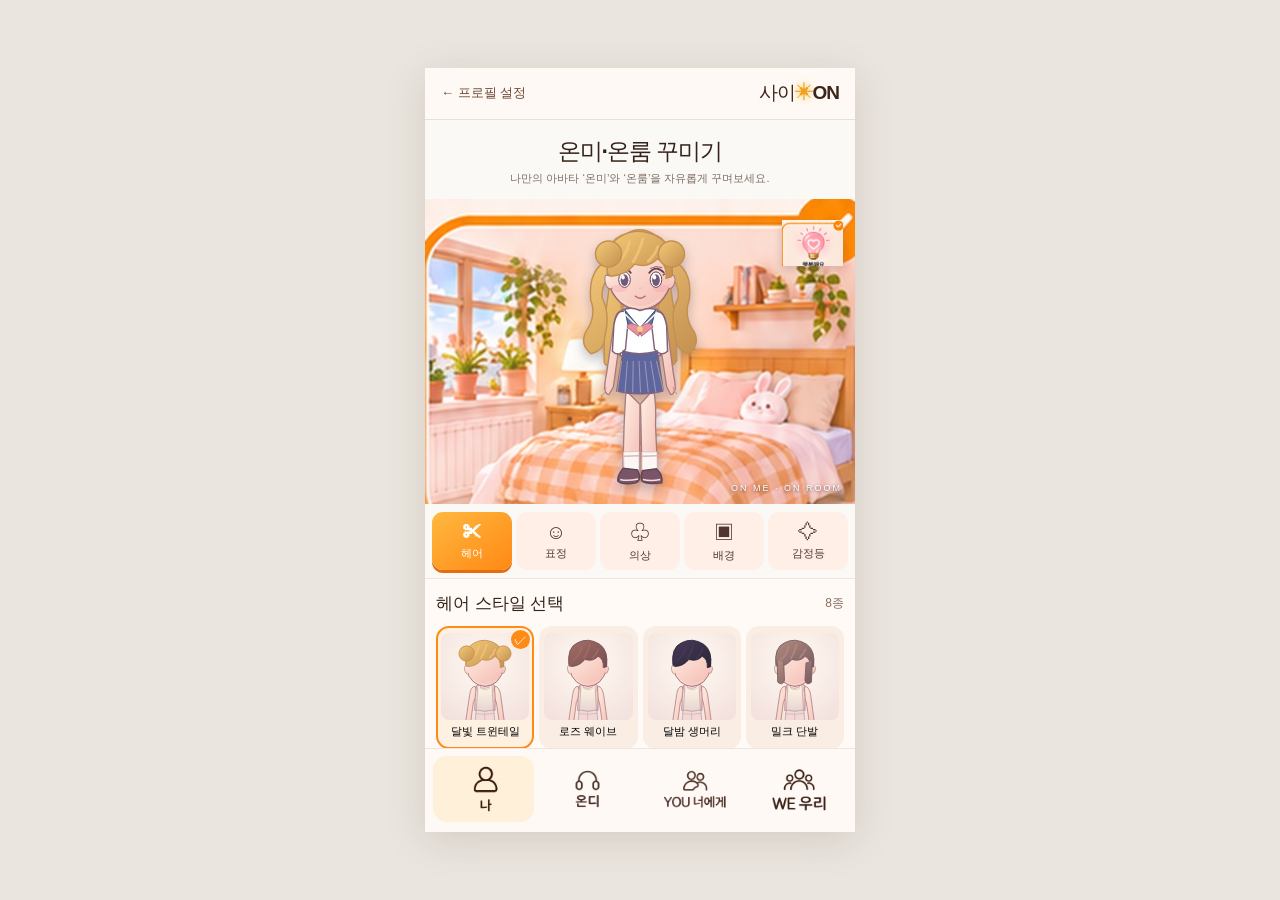
<file: onroom/index.html>
<!DOCTYPE html>

<html lang="ko"><head><meta charset="utf-8"/><meta content="width=device-width,initial-scale=1" name="viewport"/><meta content="#FAF9F6" name="theme-color"/><title>사이ON | 온미·온룸 꾸미기</title><script>
/* Cloudflare Pages may serve /onroom/index.html at the clean URL /onroom.
   In that case document-relative CSS, JS and image URLs resolve against /.
   Set the document base to the actual onroom directory before any assets load. */
(function(){
  var p=window.location.pathname;
  if(/\/onroom$/.test(p)){
    var base=document.createElement('base');
    base.href=window.location.origin+p+'/';
    document.head.appendChild(base);
  }
})();
</script><link href="styles.css" rel="stylesheet"/></head><body>
<main class="phone"><div class="onroom-scroller"><div class="m2-toolbar"><a aria-label="프로필 설정으로 돌아가기" class="m2-back" href="../index.html#profile">← 프로필 설정</a><span class="m2-logo">사이<span>✳</span>ON</span></div><header><h1>온미·온룸 꾸미기</h1><p>나만의 아바타 ‘온미’와 ‘온룸’을 자유롭게 꾸며보세요.</p></header>
<section class="scene" id="scene"><img alt="온룸 배경" class="room" id="bg"/><div class="warm-overlay"></div><div aria-label="내가 꾸민 온미 아바타" class="avatar"><img alt="" id="hairBack"/><img alt="기본 온미 아바타" id="body" src="assets/base/base_body.svg"/><img alt="" id="outfit"/><img alt="" id="face"/><img alt="" id="hairFront"/></div><img alt="감정등" class="mood" id="mood"/><span class="scene-sign">ON ME · ON ROOM</span></section>
<nav aria-label="꾸미기 메뉴" class="tabs"><button class="active" data-tab="hair">✂<small>헤어</small></button><button data-tab="face">☺<small>표정</small></button><button data-tab="outfit">♧<small>의상</small></button><button data-tab="background">▣<small>배경</small></button><button data-tab="mood">✧<small>감정등</small></button></nav>
<section class="selection"><div class="selection-heading"><h2 id="sectionTitle">헤어 스타일 선택</h2><span id="total">8종</span></div><div class="choices" id="choices"></div><div class="hint">선택하면 위 온미에게 즉시 적용돼요.</div></section>
<div class="actions"><button class="save" id="save">꾸미기 저장하기</button><a class="m2-return" href="../index.html#profile">프로필 설정으로 돌아가기</a><button class="reset" id="reset">기본 모습으로 초기화</button><button class="remove" id="undress">기본 나시·반바지 보기</button></div><div aria-live="polite" id="toast" role="status"></div>
</div><nav aria-label="하단 메뉴" class="onroom-bottom-nav"><a aria-label="나" class="active" href="../index.html#home"><img alt="나" src="../assets/navigation/nav_me.png"/></a><a aria-label="온디" href="../index.html#bamboo"><img alt="온디" src="../assets/navigation/nav_ondi.png"/></a><a aria-label="YOU 너에게" href="../index.html#youInbox"><img alt="YOU 너에게" src="../assets/navigation/nav_you.png"/></a><button aria-label="WE 우리 · 준비 중" disabled="" title="WE 우리 · 준비 중" type="button"><img alt="WE 우리" src="../assets/navigation/nav_we.png"/></button></nav></main><script defer="" src="app.js"></script></body></html>
</file>
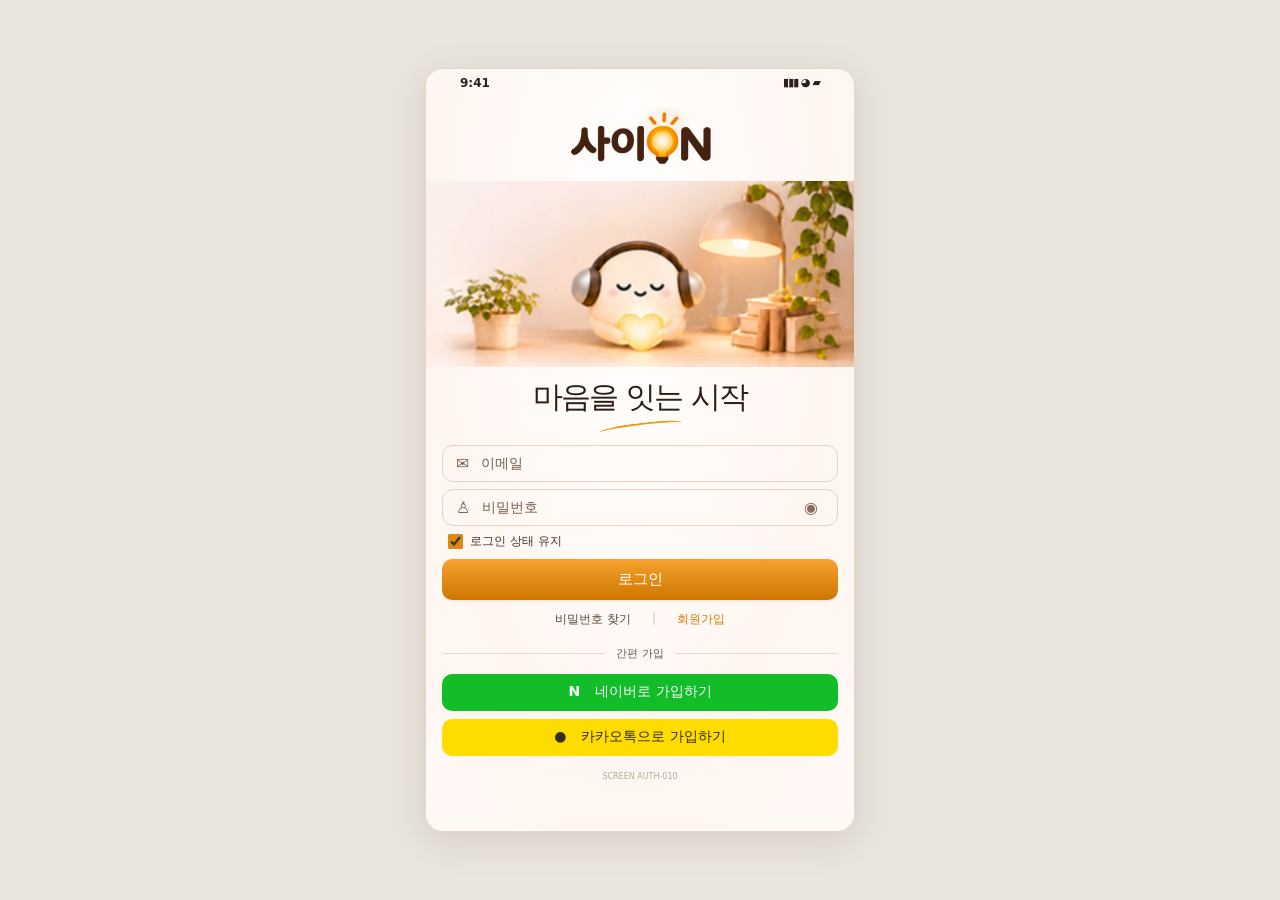
<file: index_test.html>
<!DOCTYPE html>

<html lang="ko">
<head>
<meta charset="utf-8"/>
<meta content="width=device-width, initial-scale=1, viewport-fit=cover" name="viewport"/>
<meta content="#FAF9F6" name="theme-color"/>
<title>사이ON · M40 WE 우리의 이야기</title>

<link href="styles.css" rel="stylesheet"/>
</head>
<body>
<div class="app" id="app">
<section aria-label="로그인 화면" class="screen login-screen" id="loginScreen">
<div class="status"><span>9:41</span><span aria-hidden="true" class="system-icons">▮▮▮ ◕ ▰</span></div>
<div aria-label="사이ON" class="login-brand official-brand"><img alt="사이ON" src="assets/saion-official-logo.png"/></div>
<div class="login-hero"><img alt="따뜻한 조명 아래의 온디 캐릭터" src="assets/login-ondi-art.webp"/></div>
<h1 class="login-title">마음을 잇는 시작</h1>
<div aria-hidden="true" class="accent-line"></div>
<form class="login-form" id="loginForm" novalidate="">
<label class="login-field"><span aria-hidden="true">✉</span><input aria-label="이메일" autocomplete="email" id="email" placeholder="이메일" type="email"/></label>
<label class="login-field"><span aria-hidden="true">♙</span><input aria-label="비밀번호" autocomplete="current-password" id="password" placeholder="비밀번호" type="password"/><button aria-label="비밀번호 표시" class="eye" id="showPassword" type="button">◉</button></label>
<label class="keep-login"><input checked="" type="checkbox"/> 로그인 상태 유지</label>
<button class="primary login-button" type="submit">로그인</button>
</form>
<div class="login-secondary"><button data-pending="비밀번호 찾기" type="button">비밀번호 찾기</button><span>|</span><button id="joinFromLogin" type="button">회원가입</button></div>
<div class="join-divider">간편 가입</div>
<button class="social naver" data-pending="네이버 로그인" type="button">N   네이버로 가입하기</button>
<button class="social kakao" data-pending="카카오 로그인" type="button">●   카카오톡으로 가입하기</button>
<p class="screen-code">SCREEN AUTH-010</p>
</section>
<!-- M10: 실제 입력형 회원가입 · 동의·정책 안내 · 개인정보·알림 설정 -->
<section aria-label="회원가입" class="screen onboarding-screen" hidden="" id="signupScreen">
<div class="status"><span>9:41</span><span aria-hidden="true" class="system-icons">▮▮▮ ◕ ▰</span></div>
<div class="signup-logo official-brand"><img alt="사이ON" src="assets/saion-official-logo.png"/></div>
<main class="onboard-main">
<h1>회원가입</h1><p class="step-pills"><b>♙ 가입 정보</b><span>›</span><span>✓ 약관 동의</span></p>
<div class="onboard-hero"><div><h2>사이ON에 오신 것을<br/>환영해요!</h2><p>마음을 나누고, 더 가까이 이어지는<br/>따뜻한 소통을 시작해요.</p></div><img alt="온디" src="assets/login-ondi-art.webp"/></div>
<form id="signupForm" novalidate="">
<div class="signup-fields">
<label><span>♙  닉네임</span><input autocomplete="nickname" id="signupNickname" maxlength="20" placeholder="닉네임을 입력해 주세요." required=""/></label>
<label><span>✉  이메일</span><input autocomplete="email" id="signupEmail" placeholder="이메일을 입력해 주세요." required="" type="email"/></label>
<label><span>♙  비밀번호</span><input autocomplete="new-password" id="signupPassword" maxlength="72" minlength="8" placeholder="8자 이상 입력해 주세요." required="" type="password"/></label>
<label><span>♙  비밀번호 확인</span><input autocomplete="new-password" id="signupConfirm" placeholder="비밀번호를 다시 입력해 주세요." required="" type="password"/></label>
</div>
<div class="consent-card">
<label class="consent-all"><input id="agreeAll" type="checkbox"/> <b>필수 약관에 모두 동의합니다.</b></label>
<label class="consent-row"><input class="required-consent" id="agreeTerms" type="checkbox"/><span>서비스 이용약관 <b>(필수)</b></span><button aria-label="서비스 이용약관 보기" id="signupViewTerms" type="button">›</button></label>
<label class="consent-row"><input class="required-consent" id="agreePrivacy" type="checkbox"/><span>개인정보 처리방침 <b>(필수)</b></span><button aria-label="개인정보 처리방침 보기" id="signupViewPrivacy" type="button">›</button></label>
</div>
<button class="primary onboarding-primary" type="submit">✓  가입하기</button>
</form>
<button class="onboarding-text-link" id="signupBackLogin" type="button">로그인으로 돌아가기 ›</button>
<p class="onboarding-notice">프로토타입 · 실제 계정/서버 생성 없음 · 비밀번호 저장 안 함</p>
</main>
</section>
<section aria-label="이용약관" class="screen policy-screen" hidden="" id="termsScreen">
<div class="status"><span>9:41</span><span aria-hidden="true" class="system-icons">▮▮▮ ◕ ▰</span></div>
<header class="header"><button class="back-button" id="termsBack" type="button">‹</button><span class="header-label">이용약관</span><div class="small-brand official-brand"><img alt="사이ON" src="assets/saion-official-logo.png"/></div><span class="settings-spacer">⚙</span></header>
<div class="policy-hero simple-hero"><div><h1>▣ 서비스 이용 안내</h1><p>사이ON을 더 안전하고 따뜻하게<br/>이용하기 위한 약관과 정책이에요.</p></div></div>
<main class="policy-main">
<button class="policy-line" id="expandTerms" type="button">▤  서비스 이용약관 <span>›</span></button>
<button class="policy-line" id="termsPrivacy" type="button">♧  개인정보 처리방침 <span>›</span></button>
<button class="policy-line" id="expandConsent" type="button">☑  동의 내역 <span>›</span></button>
<article class="policy-paper" id="policyPaper"><div class="policy-paper-icon">☑</div><h2>약관 본문</h2><p>서비스 이용과 관련된 권리와 책임을 확인하는 영역입니다.</p><p class="policy-placeholder">화면 시안 · 정식 약관 적용 예정</p><div class="policy-version"><b>현재 적용 약관</b><span>v1.0 (프로토타입)</span></div></article>
<button class="primary onboarding-primary" id="termsConfirm" type="button">✓  확인</button>
</main>
<nav aria-label="하단 메뉴" class="bottom-nav"><button data-goto="home" type="button"><img alt="나" class="nav-image" src="assets/navigation/nav_me.png"/></button><button data-goto="bamboo" type="button"><img alt="온디" class="nav-image" src="assets/navigation/nav_ondi.png"/></button><button data-open-you="1" type="button"><img alt="YOU 너에게" class="nav-image" src="assets/navigation/nav_you.png"/></button><button data-open-we="1" type="button"><img alt="WE 우리" class="nav-image" src="assets/navigation/nav_we.png"/></button></nav>
</section>
<section aria-label="설정" class="screen settings-overview-screen" hidden="" id="settingsScreen">
<div class="status"><span>9:41</span><span aria-hidden="true" class="system-icons">▮▮▮ ◕ ▰</span></div>
<header class="header"><button class="back-button" id="settingsBack" type="button">‹</button><span class="header-label">설정</span><div class="small-brand official-brand"><img alt="사이ON" src="assets/saion-official-logo.png"/></div></header>
<main class="settings-overview-main"><h1>설정</h1><p>내 정보와 알림을 관리해보세요.</p>
<button class="policy-line" id="settingsProfile" type="button">♙  프로필 설정 <span>›</span></button>
<button class="policy-line" id="settingsAlerts" type="button">♧  알림 설정 <span>›</span></button>
<button class="policy-line" id="settingsPrivacy" type="button">♙  개인정보 관리 <span>›</span></button>
<button class="policy-line" id="settingsTerms" type="button">▤  이용약관 <span>›</span></button>
<button class="primary onboarding-primary" id="settingsReturnHome" type="button">홈으로 돌아가기</button>
</main>
<nav aria-label="하단 메뉴" class="bottom-nav"><button class="active" data-goto="home" type="button"><img alt="나" class="nav-image" src="assets/navigation/nav_me.png"/></button><button data-goto="bamboo" type="button"><img alt="온디" class="nav-image" src="assets/navigation/nav_ondi.png"/></button><button data-open-you="1" type="button"><img alt="YOU 너에게" class="nav-image" src="assets/navigation/nav_you.png"/></button><button data-open-we="1" type="button"><img alt="WE 우리" class="nav-image" src="assets/navigation/nav_we.png"/></button></nav>
</section>
<section aria-label="개인정보 관리" class="screen privacy-screen" hidden="" id="privacyScreen">
<div class="status"><span>9:41</span><span aria-hidden="true" class="system-icons">▮▮▮ ◕ ▰</span></div>
<header class="header"><button class="back-button" id="privacyBack" type="button">‹</button><span class="header-label">개인정보 관리</span><div class="small-brand official-brand"><img alt="사이ON" src="assets/saion-official-logo.png"/></div></header>
<main class="privacy-main"><h1>♧ 내 기록의 주인은 나예요</h1>
<button class="policy-line" id="privacyPolicy" type="button">▤  개인정보 처리방침<span>›</span></button>
<button class="policy-line" id="privacyConsents" type="button">☑  동의 내역 확인<span>›</span></button>
<div class="policy-line disclosure-row"><span>☷  개인 기록 공개 범위</span><select aria-label="개인 기록 공개 범위" id="disclosure"><option value="private">기본 비공개</option><option value="private-confirmed">비공개 유지</option></select></div>
<p class="privacy-note">ⓘ  감정 기록과 온디 대화는 자동 공유되지 않아요.<br/>내가 고른 내용만 직접 전달합니다.</p>
<button class="primary onboarding-primary" id="privacySave" type="button">설정으로 돌아가기</button>
</main>
<nav aria-label="하단 메뉴" class="bottom-nav"><button class="active" data-goto="home" type="button"><img alt="나" class="nav-image" src="assets/navigation/nav_me.png"/></button><button data-goto="bamboo" type="button"><img alt="온디" class="nav-image" src="assets/navigation/nav_ondi.png"/></button><button data-open-you="1" type="button"><img alt="YOU 너에게" class="nav-image" src="assets/navigation/nav_you.png"/></button><button data-open-we="1" type="button"><img alt="WE 우리" class="nav-image" src="assets/navigation/nav_we.png"/></button></nav>
</section>
<section aria-label="알림 설정" class="screen alerts-screen" hidden="" id="alertsScreen">
<div class="status"><span>9:41</span><span aria-hidden="true" class="system-icons">▮▮▮ ◕ ▰</span></div>
<header class="header"><button class="back-button" id="alertsBack" type="button">‹</button><span class="header-label">알림 설정</span><div class="small-brand official-brand"><img alt="사이ON" src="assets/saion-official-logo.png"/></div></header>
<div class="alerts-hero simple-hero"><div><h1>♧ 알림 설정</h1><p>사이ON의 알림으로<br/>마음을 더 가까이 나눠보세요.</p></div></div>
<main class="alerts-main">
<label class="toggle-row master"><span>♧  전체 알림 받기</span><input checked="" id="alertAll" type="checkbox"/><i></i></label>
<div class="toggle-group">
<label class="toggle-row"><span>♡  새마음알림</span><input checked="" class="alert-item" id="alertHeart" type="checkbox"/><i></i></label>
<label class="toggle-row"><span>♧  우리그룹알림</span><input checked="" class="alert-item" id="alertGroup" type="checkbox"/><i></i></label>
<label class="toggle-row"><span>♡  온디의마음다시묻기</span><input checked="" class="alert-item" id="alertRecheck" type="checkbox"/><i></i></label>
</div>
<div class="setting-row">◷  마음 다시 묻기 <select aria-label="마음 다시 묻기 시간" id="reminderTime"><option value="16:00">오후 4:00</option><option value="13:00">오후 1:00</option><option value="19:00">오후 7:00</option><option value="21:00">오후 9:00</option></select></div>
<div class="setting-row">▯  기기 알림 권한 <span class="demo-pill">브라우저 데모</span></div>
<button aria-expanded="false" class="policy-line" id="quietToggle" type="button">♧  쉬어가기 <span>⌄</span></button>
<div class="quiet-panel" hidden="" id="quietPanel"><label class="toggle-row"><span>방해받지 않는 시간 사용</span><input id="quietEnabled" type="checkbox"/><i></i></label><div class="quiet-times"><label>시작 <input id="quietFrom" type="time" value="22:00"/></label><label>종료 <input id="quietTo" type="time" value="08:00"/></label></div></div>
<p class="alerts-note">🍃  내가 요청한 시간에만, 답하지 않아도 재촉하지 않아요.</p>
<button class="secondary-continue" id="previewRecheck" type="button">기분 다시 묻기 미리보기 <span>›</span></button>
<button class="primary onboarding-primary" id="alertsSave" type="button">✓  설정 저장하기</button>
<p class="onboarding-notice">실제 푸시 알림 발송은 아직 연결하지 않았어요.</p>
</main>
<nav aria-label="하단 메뉴" class="bottom-nav"><button class="active" data-goto="home" type="button"><img alt="나" class="nav-image" src="assets/navigation/nav_me.png"/></button><button data-goto="bamboo" type="button"><img alt="온디" class="nav-image" src="assets/navigation/nav_ondi.png"/></button><button data-open-you="1" type="button"><img alt="YOU 너에게" class="nav-image" src="assets/navigation/nav_you.png"/></button><button data-open-we="1" type="button"><img alt="WE 우리" class="nav-image" src="assets/navigation/nav_we.png"/></button></nav>
</section>
<section aria-label="프로필 설정 화면" class="screen profile-screen" hidden="" id="profileScreen">
<div class="status"><span>9:41</span><span aria-hidden="true" class="system-icons">▮▮▮ ◕ ▰</span></div>
<header class="header">
<button aria-label="로그인으로 돌아가기" class="back-button" id="backToLogin">‹</button>
<span class="header-label">프로필 설정</span>
<div aria-label="사이ON" class="small-brand official-brand"><img alt="사이ON" src="assets/saion-official-logo.png"/></div>
<button aria-label="설정" class="settings-button" id="profileSettingsButton" type="button">⚙</button>
</header>
<main class="profile-main">
<h1>프로필 설정</h1>
<p class="subhead">나의 기본 정보</p>
<form id="profileForm" novalidate="">
<div class="profile-fields">
<label class="profile-field"><span class="field-name">닉네임 설정하기</span><input autocomplete="nickname" id="nickname" maxlength="20" name="nickname" placeholder="닉네임 입력" required=""/><span class="chevron">›</span></label>
<label class="profile-field"><span class="field-name">생년월일 설정하기</span><input aria-label="생년월일" id="birthday" name="birthday" required="" type="date"/><span class="chevron">›</span></label>
<label class="profile-field"><span class="field-name">성별 설정하기</span><select aria-label="성별" id="gender" name="gender" required=""><option value="">선택해 주세요</option><option value="여성">여성</option><option value="남성">남성</option><option value="선택 안 함">선택 안 함</option></select><span class="chevron">›</span></label>
</div>
<h2 class="profile-section-title">나의 아바타와 공간</h2>
<img alt="온미와 온룸을 꾸미는 아늑한 서재 공간 이미지" class="room-image" src="assets/profile-room.webp"/>
<button class="nav-row" id="openOnmi" type="button">나만의 온미 꾸미기<span>›</span></button>
<button class="nav-row" id="openOnroom" type="button">나만의 온룸 꾸미기<span>›</span></button>
<button class="primary save-button" type="submit">변경사항 저장</button>
<p aria-live="polite" class="save-message" id="saveMessage" role="status"></p>
</form>
</main>
<nav aria-label="하단 메뉴" class="bottom-nav">
<button aria-current="page" class="active" type="button"><img alt="나" class="nav-image" src="assets/navigation/nav_me.png"/></button>
<button aria-label="온디의 대나무숲으로 이동" data-goto="bamboo" type="button"><img alt="온디" class="nav-image" src="assets/navigation/nav_ondi.png"/></button>
<button data-open-you="1" type="button"><img alt="YOU 너에게" class="nav-image" src="assets/navigation/nav_you.png"/></button>
<button data-open-we="1" type="button"><img alt="WE 우리" class="nav-image" src="assets/navigation/nav_we.png"/></button>
</nav>
</section>
<section aria-label="사이ON 홈" class="screen home-screen" hidden="" id="homeScreen">
<div class="status"><span>9:41</span><span aria-hidden="true" class="system-icons">▮▮▮ ◕ ▰</span></div>
<header class="header home-header">
<button aria-label="프로필 설정으로 돌아가기" class="back-button" id="homeBack" type="button">‹</button>
<span class="header-label">마음전등</span>
<div aria-label="사이ON" class="small-brand official-brand"><img alt="사이ON" src="assets/saion-official-logo.png"/></div>
<button aria-label="프로필 설정" class="settings-button" id="homeSettings" type="button">⚙</button>
</header>
<main class="home-content">
<h1 id="homeGreeting">오늘도 나에게 ON</h1>
<p class="home-subtitle">홈오피스 서재 · 오늘의 마음 전등</p>
<div aria-label="내가 저장한 온미와 온룸" class="home-scene" id="homeScene">
<img alt="내가 꾸민 온룸 배경" class="home-room-bg" id="homeBg"/>
<div aria-hidden="true" class="home-scene-shade"></div>
<div aria-label="내가 꾸민 온미 아바타" class="home-avatar">
<img alt="" id="homeHairBack"/>
<img alt="온미 기본 캐릭터" id="homeBody" src="onroom/assets/base/base_body.svg"/>
<img alt="" id="homeOutfit"/>
<img alt="" id="homeFace"/>
<img alt="" id="homeHairFront"/>
</div>
<img alt="내가 선택한 감정등" class="home-mood" id="homeMood"/>
<button aria-label="온미 온룸 다시 꾸미기" class="home-scene-edit" id="homeEditRoom" type="button">꾸미기 ✎</button>
</div>
<button class="inbox-strip" id="homeInbox" type="button">엄마의 새 마음이 도착했어요 <span>›</span></button>
<section class="feeling-panel">
<h2>지금, 내 마음은 어떤가요?</h2>
<div class="feelings-grid" id="homeFeelingGrid">
<button class="feeling-choice" data-feeling="행복해요" type="button"><img alt="" src="assets/emotion-lamps/lamp_01.png"/><span>행복해요</span></button>
<button class="feeling-choice" data-feeling="무난해요" type="button"><img alt="" src="assets/emotion-lamps/lamp_02.png"/><span>무난해요</span></button>
<button class="feeling-choice" data-feeling="활기차요" type="button"><img alt="" src="assets/emotion-lamps/lamp_03.png"/><span>활기차요</span></button>
<button class="feeling-choice" data-feeling="화가나요" type="button"><img alt="" src="assets/emotion-lamps/lamp_04.png"/><span>화가나요</span></button>
<button class="feeling-choice" data-feeling="우울해요" type="button"><img alt="" src="assets/emotion-lamps/lamp_05.png?v=m9"/><span>우울해요</span></button>
<button class="feeling-choice" data-feeling="지쳐요" type="button"><img alt="" src="assets/emotion-lamps/lamp_06.png"/><span>지쳐요</span></button>
</div>
<p class="home-room-note">☁  서재에 라벤더빛을 켰어요.</p>
</section>
<button class="primary home-record" id="homeRecord" type="button">오늘의 마음 기록하기</button>
<button class="home-line-button" id="homeOndi" type="button">온디와 이야기하기 <span>›</span></button>
<button class="home-line-button" id="homeCalendar" type="button">감정 캘린더 <span>›</span></button>
</main>
<nav aria-label="하단 메뉴" class="bottom-nav">
<button aria-current="page" class="active" type="button"><img alt="나" class="nav-image" src="assets/navigation/nav_me.png"/></button>
<button aria-label="온디의 대나무숲으로 이동" data-goto="bamboo" type="button"><img alt="온디" class="nav-image" src="assets/navigation/nav_ondi.png"/></button>
<button data-open-you="1" type="button"><img alt="YOU 너에게" class="nav-image" src="assets/navigation/nav_you.png"/></button>
<button data-open-we="1" type="button"><img alt="WE 우리" class="nav-image" src="assets/navigation/nav_we.png"/></button>
</nav>
</section>
<!-- M4: 기능형 오늘의 마음 기록 -->
<section aria-label="오늘의 마음 기록" class="screen detail-screen" hidden="" id="recordScreen">
<div class="status"><span>9:41</span><span aria-hidden="true" class="system-icons">▮▮▮ ◕ ▰</span></div>
<header class="detail-topbar"><div aria-label="사이ON" class="small-brand official-brand"><img alt="사이ON" src="assets/saion-official-logo.png"/></div><button class="detail-setting" data-pending="알림" type="button">♧</button></header>
<div class="detail-heading"><button aria-label="뒤로가기" class="detail-back" id="recordBack">‹</button><h1>오늘의 마음 기록</h1></div>
<div class="record-intro"><div class="record-copy"><h2>오늘,<br/>내 마음은 어떤가요?</h2><p>지금 느끼는 마음을 선택하고<br/>온디와 함께 기록해보세요.</p></div><img alt="하트를 안고 있는 온디" src="assets/record-ondi.png"/></div>
<main class="detail-body">
<section class="detail-card record-card">
<h2>✎   지금 어떤 마음인가요?</h2>
<div class="selected-feeling" id="recordFeelingText">감정등을 먼저 골라주세요.</div>
<label class="visually-hidden" for="recordNote">오늘의 마음 기록</label>
<textarea id="recordNote" maxlength="300" placeholder="오늘의 기분, 있었던 일, 떠오른 생각을 자유롭게 적어보세요."></textarea>
<div class="char-count"><span id="recordCount">0</span> / 300</div>
</section>
<div class="ondi-tip"><img alt="온디" src="assets/login-ondi-art.webp"/><p><b>좋아요! 😊</b><br/>지금의 기분을 이렇게 기록해두면,<br/>내 마음을 더 잘 이해할 수 있어요.</p></div>
<button class="primary detail-primary" id="recordSave" type="button">✓   오늘의 마음 기록하기</button>
<p class="detail-status" id="recordSaveStatus" role="status"></p>
<button class="secondary-continue" id="recordToBamboo" type="button">온디에게 이야기하기 <span>›</span></button>
</main>
<nav aria-label="하단 메뉴" class="bottom-nav"><button data-goto="home" type="button"><img alt="나" class="nav-image" src="assets/navigation/nav_me.png"/></button><button class="active" data-goto="bamboo" type="button"><img alt="온디" class="nav-image" src="assets/navigation/nav_ondi.png"/></button><button data-open-you="1" type="button"><img alt="YOU 너에게" class="nav-image" src="assets/navigation/nav_you.png"/></button><button data-open-we="1" type="button"><img alt="WE 우리" class="nav-image" src="assets/navigation/nav_we.png"/></button></nav>
</section>
<!-- M5: 개인 전용 온디와 1:1 채팅 -->
<!-- M6 감정 캘린더: 모든 날짜·기록은 실제 저장 데이터로 렌더링 -->
<section aria-label="감정 캘린더" class="screen calendar-screen" hidden="" id="calendarScreen">
<div class="status"><span>9:41</span><span aria-hidden="true" class="system-icons">▮▮▮ ◕ ▰</span></div>
<header class="header calendar-header">
<button aria-label="홈으로 돌아가기" class="back-button" id="calendarBack" type="button">‹</button>
<span class="header-label">감정 캘린더</span>
<div aria-label="사이ON" class="small-brand official-brand"><img alt="사이ON" src="assets/saion-official-logo.png"/></div>
<button aria-label="프로필 설정" class="settings-button" id="calendarSettings" type="button">⚙</button>
</header>
<div class="calendar-art"><img alt="편안한 공간에서 하트를 들고 있는 온디와 따뜻한 조명" src="assets/calendar-banner.webp"/></div>
<main class="calendar-main">
<h1>🗓️ 감정 캘린더</h1>
<p class="calendar-subtitle">날짜를 누르면 그날의 기록을 볼 수 있어요.</p>
<section aria-label="월별 감정 기록" class="calendar-card">
<div class="calendar-month-row">
<button aria-label="이전 달" id="calendarPrev" type="button">‹</button>
<strong id="calendarMonthLabel"></strong>
<button aria-label="다음 달" id="calendarNext" type="button">›</button>
</div>
<div aria-hidden="true" class="calendar-weekdays"><span>일</span><span>월</span><span>화</span><span>수</span><span>목</span><span>금</span><span>토</span></div>
<div aria-label="날짜별 감정 기록" class="calendar-days" id="calendarDays" role="grid"></div>
<div aria-label="감정 색상 안내" class="calendar-legend">
<span><i style="--mood-color:#ed91a8"></i>행복해요</span><span><i style="--mood-color:#f3bf55"></i>무난해요</span><span><i style="--mood-color:#a8c981"></i>활기차요</span>
<span><i style="--mood-color:#ef8476"></i>화가나요</span><span><i style="--mood-color:#bca3df"></i>우울해요</span><span><i style="--mood-color:#bcb8b3"></i>지쳐요</span>
</div>
</section>
<section aria-label="선택한 날짜의 기록" aria-live="polite" class="calendar-detail" id="calendarDetail">
<h2 id="calendarDetailHeading">날짜를 선택해 주세요</h2>
<div class="calendar-detail-content" id="calendarDetailContent">기록이 있는 날짜 아래에 감정 색 점이 표시돼요.</div>
<button class="calendar-edit" hidden="" id="calendarEdit" type="button">오늘의 기록 수정하기</button>
</section>
<button class="primary calendar-home-button" id="calendarHome" type="button">홈으로 돌아가기</button>
<p class="calendar-private">🔒 내 감정 기록은 나에게만 보여요.</p>
</main>
<nav aria-label="하단 메뉴" class="bottom-nav"><button class="active" data-goto="home" type="button"><img alt="나" class="nav-image" src="assets/navigation/nav_me.png"/></button><button data-goto="bamboo" type="button"><img alt="온디" class="nav-image" src="assets/navigation/nav_ondi.png"/></button><button data-open-you="1" type="button"><img alt="YOU 너에게" class="nav-image" src="assets/navigation/nav_you.png"/></button><button data-open-we="1" type="button"><img alt="WE 우리" class="nav-image" src="assets/navigation/nav_we.png"/></button></nav>
</section>
<section aria-label="온디의 대나무숲 1대1 채팅" class="screen detail-screen bamboo-screen chat-screen" hidden="" id="bambooScreen">
<div class="status"><span>9:41</span><span aria-hidden="true" class="system-icons">▮▮▮ ◕ ▰</span></div>
<header class="chat-header">
<button aria-label="감정 기록으로 돌아가기" class="chat-back" id="bambooBack" type="button">‹</button>
<div class="chat-header-person">
<img alt="온디" src="assets/record-ondi.png"/>
<div><strong>온디의 대나무숲</strong><span><i class="online-dot"></i> 온디 · 나만의 대화</span></div>
</div>
<button aria-label="개인 대화 안내" class="chat-info-btn" id="bambooPrivacy" type="button">🔒</button>
</header>
<div class="chat-banner">🌿  이곳의 이야기는 가족과 공유되지 않아요.</div>
<main aria-label="온디와의 대화 내용" aria-live="polite" aria-relevant="additions" class="chat-thread" id="chatThread" role="log">
<div class="chat-date-divider" id="chatDateLabel">오늘</div>
<div id="chatMessages"></div>
</main>
<div aria-label="대화 주제 선택" class="chat-quick-replies" id="chatSuggestions">
<button data-suggestion="오늘 있었던 일" type="button">오늘 있었던 일</button>
<button data-suggestion="지금 느끼는 감정" type="button">지금 느끼는 감정</button>
<button data-suggestion="고민 또는 걱정" type="button">고민 또는 걱정</button>
</div>
<form autocomplete="off" class="chat-composer" id="bambooChatForm">
<label class="visually-hidden" for="bambooNote">온디에게 메시지 입력</label>
<textarea aria-label="온디에게 메시지 입력" id="bambooNote" maxlength="500" placeholder="온디에게 이야기해 주세요..." rows="1"></textarea>
<button aria-label="메시지 전송" id="bambooSend" title="메시지 전송" type="submit">➤</button>
</form>
<div class="chat-meta"><span>데모 자동 응답 · 실제 AI 연결 전</span><span id="bambooCount">0 / 500</span></div>
<button class="secondary-continue chat-next-check" id="bambooToRecheck" type="button">온디가 다시 물어볼게요 <span>›</span></button>
<nav aria-label="하단 메뉴" class="bottom-nav"><button data-goto="home" type="button"><img alt="나" class="nav-image" src="assets/navigation/nav_me.png"/></button><button aria-current="page" class="active" type="button"><img alt="온디" class="nav-image" src="assets/navigation/nav_ondi.png"/></button><button data-open-you="1" type="button"><img alt="YOU 너에게" class="nav-image" src="assets/navigation/nav_you.png"/></button><button data-open-we="1" type="button"><img alt="WE 우리" class="nav-image" src="assets/navigation/nav_we.png"/></button></nav>
</section>
<section aria-label="마음 체크" class="screen recheck-screen" hidden="" id="recheckScreen">
<div class="status recheck-status"><span>9:41</span><span aria-hidden="true" class="system-icons">▮▮▮ ◕ ▰</span></div>
<header class="header recheck-clean-header">
<button aria-label="이전 화면" class="back-button" id="recheckBack" type="button">‹</button>
<div class="small-brand official-brand"><img alt="사이ON" src="assets/saion-official-logo.png"/></div>
<button aria-label="설정" class="icon-button" id="recheckSettings" type="button">⚙</button>
</header>
<main class="recheck-clean-body">
<h1>마음 체크</h1>
<p class="recheck-live-reminder" id="recheckReminderText">마음 다시 묻기 · 오후 4:00</p>
<img alt="돋보기로 마음을 살펴보는 온디" class="recheck-clean-hero" src="assets/recheck-hero-clean.png"/>
<p class="recheck-clean-speech">지금 상태를 다시 확인해볼까요?</p>
<h2>지금은 마음이<br/>조금 나아지셨나요?</h2>
<div aria-label="마음 상태 선택" class="recheck-clean-options">
<button aria-label="나아졌어요" id="optionBetter" type="button"><img alt="나아졌어요" src="assets/recheck-choice-better.png"/></button>
<button aria-label="비슷해요" id="optionSame" type="button"><img alt="비슷해요" src="assets/recheck-choice-same.png"/></button>
<button aria-label="더 힘들어요" id="optionHarder" type="button"><img alt="더 힘들어요" src="assets/recheck-choice-hard.png"/></button>
</div>
</main></section>
<section aria-label="기분이 나아졌어요" class="screen path-screen" hidden="" id="betterScreen">
<div class="status"><span>9:41</span><span aria-hidden="true" class="system-icons">▮▮▮ ◕ ▰</span></div>
<header class="header recheck-header"><button class="back-button" id="betterBack" type="button">‹</button><div class="small-brand official-brand"><img alt="사이ON" src="assets/saion-official-logo.png"/></div><div class="header-actions"><button class="icon-button" data-pending="알림" type="button">♧</button><button class="icon-button" id="betterSettings" type="button">⚙</button></div></header>
<main class="path-main">
<h1 class="path-title accent-green">기분이 한결 나아졌어요!</h1>
<div class="path-hero"><img alt="기뻐하는 온디" src="assets/record-ondi.png"/></div>
<p class="path-lead">정말 잘하고 있어요.<br/>이 기분을 소중한 사람과 나눠볼까요?</p>
<section class="summary-card">
<h2>오늘의 마음 요약</h2>
<div class="summary-content" id="betterSummary"></div>
</section>
<button class="primary detail-primary" id="goShareFeeling" type="button">✈   마음 전하기</button>
<button class="ghost-action" id="betterStay" type="button">지금은 괜찮아요</button>
</main>
<nav aria-label="하단 메뉴" class="bottom-nav"><button data-goto="home" type="button"><img alt="나" class="nav-image" src="assets/navigation/nav_me.png"/></button><button class="active" type="button"><img alt="온디" class="nav-image" src="assets/navigation/nav_ondi.png"/></button><button data-open-you="1" type="button"><img alt="YOU 너에게" class="nav-image" src="assets/navigation/nav_you.png"/></button><button data-open-we="1" type="button"><img alt="WE 우리" class="nav-image" src="assets/navigation/nav_we.png"/></button></nav>
</section>
<section aria-label="마음 전하기" class="screen share-screen" hidden="" id="shareScreen">
<div class="status"><span>9:41</span><span aria-hidden="true" class="system-icons">▮▮▮ ◕ ▰</span></div>
<header class="header recheck-header"><button class="back-button" id="shareBack" type="button">‹</button><div class="small-brand official-brand"><img alt="사이ON" src="assets/saion-official-logo.png"/></div><div class="header-actions"><button class="icon-button" data-pending="알림" type="button">♧</button><button class="icon-button" id="shareSettings" type="button">⚙</button></div></header>
<main class="share-main">
<h1>마음 전하기</h1>
<p class="share-sub">지금 이 기분을<br/>소중한 사람에게 전해볼까요?</p>
<section class="summary-card">
<h2>온디와 정리한 내 마음</h2>
<div class="summary-content" id="shareSummary"></div>
</section>
<section class="recipients-card">
<h2>누구에게 마음을 전할까요?</h2>
<div class="recipient-grid" id="recipientGrid">
<button class="recipient" data-recipient="엄마" type="button"><div class="avatar-circle">엄</div><span>엄마</span></button>
<button class="recipient" data-recipient="민수" type="button"><div class="avatar-circle">민</div><span>민수</span></button>
<button class="recipient" data-recipient="가족" type="button"><div class="avatar-circle">가</div><span>가족</span></button>
<button class="recipient add" id="addRecipient" type="button"><div class="avatar-circle">＋</div><span>추가</span></button>
</div>
</section>
<button class="primary detail-primary" id="sendFeeling" type="button">✈   마음 보내기</button>
<p class="share-note">내가 고른 사람에게만 마음을 전하고, 따뜻한 위로와 공감을 받아보세요.</p>
</main>
<nav aria-label="하단 메뉴" class="bottom-nav"><button data-goto="home" type="button"><img alt="나" class="nav-image" src="assets/navigation/nav_me.png"/></button><button data-goto="bamboo" type="button"><img alt="온디" class="nav-image" src="assets/navigation/nav_ondi.png"/></button><button aria-current="page" class="active" type="button"><img alt="YOU 너에게" class="nav-image" src="assets/navigation/nav_you.png"/></button><button data-open-we="1" type="button"><img alt="WE 우리" class="nav-image" src="assets/navigation/nav_we.png"/></button></nav>
</section>
<section aria-label="엄마의 응원 추천" class="screen path-screen" hidden="" id="voiceRecommendScreen">
<div class="status"><span>9:41</span><span aria-hidden="true" class="system-icons">▮▮▮ ◕ ▰</span></div>
<header class="header recheck-header"><button class="back-button" id="voiceRecommendBack" type="button">‹</button><div class="small-brand official-brand"><img alt="사이ON" src="assets/saion-official-logo.png"/></div><div class="header-actions"><button class="icon-button" data-pending="알림" type="button">♧</button><button class="icon-button" id="voiceRecommendSettings" type="button">⚙</button></div></header>
<main class="path-main">
<h1 class="path-title">아직 마음이 조금 무거운가요?</h1>
<div class="voice-card feature-card">
<div class="feature-top"><img alt="온디" src="assets/record-ondi.png"/><div><h2>엄마의 응원 목소리</h2><span class="recommend-badge">추천</span></div></div>
<div class="fake-wave">▶︎  00:00 / 01:28</div>
<blockquote>“우리 딸, 오늘도 충분히 잘하고 있어. 조금만 더 힘내봐, 엄마가 응원해.”</blockquote>
</div>
<button class="primary detail-primary" id="openVoicePlayer" type="button">▶   엄마의 응원 듣기</button>
<button class="ghost-action" id="voiceOtherTips" type="button">✨ 다른 방법 추천받기</button>
</main>
<nav aria-label="하단 메뉴" class="bottom-nav"><button data-goto="home" type="button"><img alt="나" class="nav-image" src="assets/navigation/nav_me.png"/></button><button class="active" type="button"><img alt="온디" class="nav-image" src="assets/navigation/nav_ondi.png"/></button><button data-open-you="1" type="button"><img alt="YOU 너에게" class="nav-image" src="assets/navigation/nav_you.png"/></button><button data-open-we="1" type="button"><img alt="WE 우리" class="nav-image" src="assets/navigation/nav_we.png"/></button></nav>
</section>
<section aria-label="엄마의 응원 목소리 재생" class="screen player-screen" hidden="" id="voicePlayerScreen">
<div class="status"><span>9:41</span><span aria-hidden="true" class="system-icons">▮▮▮ ◕ ▰</span></div>
<header class="header recheck-header"><button class="back-button" id="voicePlayerBack" type="button">‹</button><div class="small-brand official-brand"><img alt="사이ON" src="assets/saion-official-logo.png"/></div><div class="header-actions"><button class="icon-button" data-pending="알림" type="button">♧</button><button class="icon-button" id="voicePlayerSettings" type="button">⚙</button></div></header>
<main class="player-main">
<h1>엄마의 응원 목소리</h1>
<div class="player-hero"><img alt="응원하는 온디" src="assets/record-ondi.png"/></div>
<div class="player-box">
<div class="progress-line"><button class="mini-play" id="voiceMiniPlay" type="button">▶</button><div class="track"><div class="track-fill" id="voiceTrackFill"></div></div><span id="voiceTimeLabel">00:00 / 01:32</span></div>
<blockquote>“우리 딸, 오늘도 충분히 잘하고 있어. 조금만 더 힘내자, 엄마가 응원해.”</blockquote>
<div class="player-controls"><button class="round-control" id="voiceBack15" type="button">15</button><button class="round-control primary-round" id="voicePlayPause" type="button">▶</button><button class="round-control" id="voiceForward15" type="button">15</button></div>
</div>
</main>
<nav aria-label="하단 메뉴" class="bottom-nav"><button data-goto="home" type="button"><img alt="나" class="nav-image" src="assets/navigation/nav_me.png"/></button><button class="active" type="button"><img alt="온디" class="nav-image" src="assets/navigation/nav_ondi.png"/></button><button data-open-you="1" type="button"><img alt="YOU 너에게" class="nav-image" src="assets/navigation/nav_you.png"/></button><button data-open-we="1" type="button"><img alt="WE 우리" class="nav-image" src="assets/navigation/nav_we.png"/></button></nav>
</section>
<section aria-label="함께 호흡하기 추천" class="screen reference-screen" hidden="" id="breatheRecommendScreen">
<main aria-label="함께 호흡하기 추천 화면 미리보기" class="reference-main breathe-reference-main">
<img alt="함께 호흡하기 추천 화면" class="reference-image" src="assets/breathe-recommend-reference-no-footer.png"/>
<button aria-label="이전으로" class="hotspot hotspot-back" id="breatheRecommendBack" type="button"></button>
<button aria-label="설정" class="hotspot hotspot-settings" id="breatheRecommendSettings" type="button"></button>
<button aria-label="함께 호흡하기" class="hotspot breathe-open-hotspot" id="openBreathePlayer" title="함께 호흡하기 실행 화면 열기" type="button"></button>
<button aria-label="지금은 쉬어갈래요" class="hotspot breathe-rest-hotspot" id="breatheRest" type="button"></button>
<button aria-label="나" class="hotspot nav-home-hotspot" data-goto="home" type="button"></button>
<button aria-current="page" aria-label="온디" class="hotspot nav-ondi-hotspot" type="button"></button>
<button aria-label="YOU 너에게" class="hotspot nav-you-hotspot" data-open-you="1" type="button"></button>
<button aria-label="WE 우리" class="hotspot nav-we-hotspot" data-open-we="1" type="button"></button>
</main>
</section>
<section aria-label="함께 호흡하기" class="screen reference-screen" hidden="" id="breathePlayerScreen">
<main aria-label="함께 호흡하기 실행 화면" class="reference-main breathe-player-reference-main">
<img alt="함께 호흡하기 실행 화면" class="reference-image" src="assets/breathe-player-reference-no-footer.png"/>
<button aria-label="이전으로" class="hotspot hotspot-back" id="breathePlayerBack" type="button"></button>
<button aria-label="설정" class="hotspot hotspot-settings" id="breathePlayerSettings" type="button"></button>
<button aria-label="호흡 일시정지" class="hotspot breathe-pause-hotspot" id="breathePlayPause" type="button"></button>
<div class="breathe-live-indicator" id="breatheLiveIndicator">진행 중</div>
<div class="breathe-live-time" id="breatheTimeLabel">03:00</div>
<button aria-label="나" class="hotspot nav-home-hotspot" data-goto="home" type="button"></button>
<button aria-current="page" aria-label="온디" class="hotspot nav-ondi-hotspot" type="button"></button>
<button aria-label="YOU 너에게" class="hotspot nav-you-hotspot" data-open-you="1" type="button"></button>
<button aria-label="WE 우리" class="hotspot nav-we-hotspot" data-open-we="1" type="button"></button>
</main>
</section>
<!-- M21: YOU 탭의 첫 화면 = 새 마음이 도착했어요 -->
<section aria-label="YOU 너에게 - 새 마음이 도착했어요" class="screen you-m38-welcome" hidden="" id="youInboxScreen">
<div class="you-m38-scroll">
<div class="status"><span>9:41</span><span aria-hidden="true" class="system-icons">▮▮▮ ◕ ▰</span></div>
<header class="you-m38-header">
<button aria-label="홈으로 돌아가기" class="you-m38-back" id="youInboxBack" type="button">‹</button>
<img alt="사이ON" src="assets/saion-official-logo.png"/>
<button aria-label="알림" class="you-m38-bell" id="youInboxBell" type="button">♧</button>
</header>
<div class="you-m38-actions">
<button class="you-m38-tab selected" id="youWelcomeReceive" type="button"><span aria-hidden="true">✉</span> 받기</button>
<button class="you-m38-tab" id="youStartSend" type="button"><span aria-hidden="true">➤</span> 보내기</button>
</div>
<div class="you-m38-hero"><img alt="새 마음이 도착한 온디" src="assets/you-welcome-hero-m38.webp"/></div>
<div class="you-m38-title">새 마음이<br/>도착했어요! <span>♡</span></div>
<button class="you-m38-open-list" id="youOpenHistory" type="button">받은 마음 보기 <span aria-hidden="true">›</span></button>
</div>
</section>
<!-- M21: 받은 마음 보기 -> 주고받은 마음 내역 -->
<!-- M29: 본문은 DOM으로 만들고 감정등을 가장 앞에 배치하는 실제 스크롤 목록 -->
<section aria-label="YOU 너에게 - 주고받은 마음 내역" class="screen you-history-live" hidden="" id="youHistoryScreen">
<div class="you-history-top">
<img alt="사이ON 받은 마음 · 전체 글 음성 사진" src="assets/you-list-header.png"/>
<button aria-label="새 마음 화면으로 돌아가기" class="you-list-hit live-back" id="youHistoryBack" type="button"></button>
<button aria-label="알림" class="you-list-hit live-bell" id="youHistoryBell" type="button"></button>
<div aria-label="마음 종류" class="you-live-tabs" role="tablist">
<button aria-selected="true" class="active" data-you-filter="all" id="youTabAll" role="tab" type="button">전체</button>
<button aria-selected="false" data-you-filter="text" id="youTabText" role="tab" type="button">글</button>
<button aria-selected="false" data-you-filter="voice" id="youTabVoice" role="tab" type="button">음성</button>
<button aria-selected="false" data-you-filter="photo" id="youTabPhoto" role="tab" type="button">사진</button>
</div>
</div>
<div aria-label="마음 목록 빠른 이동" class="you-m38-list-actions">
<button id="youHistoryStartSend" type="button">＋ 마음 보내기 <span aria-hidden="true">➤</span></button>
</div>
<main aria-label="받은 마음과 보낸 마음 목록" class="you-history-scroll" id="youHistoryScroll">
<div class="you-history-cards" id="youHistoryCards"></div>
</main>
</section>
<section aria-label="마음 보내기 - 받는 사람 선택" class="screen you-compose-screen you-flow-screen" hidden="" id="youComposeScreen">
<div class="status"><span>9:41</span><span aria-hidden="true" class="system-icons">▮▮▮ ◕ ▰</span></div>
<header class="header"><button aria-label="YOU 너에게로 돌아가기" class="back-button" id="youComposeBack" type="button">‹</button><div class="small-brand official-brand"><img alt="사이ON" src="assets/saion-official-logo.png"/></div><button aria-label="설정" class="icon-button" id="youComposeSettings" type="button">⚙</button></header>
<main class="you-flow-main">
<section class="you-flow-hero">
<div>
<h1>마음 보내기</h1>
<p class="you-hero-copy">소중한 사람에게 마음을 전해보세요.</p>
</div>
<div class="you-hero-art"><img alt="하트를 품고 윙크하는 온디" src="assets/ondi-wink-heart-user.webp"/></div>
</section>
<div aria-label="YOU 탭" class="you-flow-switch" role="tablist">
<button aria-selected="true" class="active" type="button">보내기</button>
<button id="youComposeGoReceive" type="button">받기</button>
</div>
<section class="you-flow-card">
<h2>받는 사람 선택</h2><p class="you-m38-step-hint">다음 단계에서 <b>사진 배경 · 글 · 음성</b>을 함께 담을 수 있어요.</p>
<div aria-label="받는 사람 선택" class="you-person-list" id="youPersonList" role="radiogroup"></div>
<button class="you-add-contact" id="youAddContact" type="button">＋ 가족·친구 추가하기</button>
<div class="you-add-form" hidden="" id="youAddContactForm">
<label>이름 <input autocomplete="off" id="youNewContactName" maxlength="16" placeholder="예: 아빠, 수아, 친구 민지" type="text"/></label>
<label>관계 <select id="youNewContactRelation"><option value="가족">가족</option><option value="친구">친구</option><option value="연인">연인</option><option value="기타">기타</option></select></label>
<button class="primary" id="youSaveContact" type="button">목록에 추가</button>
</div>
</section>
<button class="primary you-flow-next" id="youComposeNext" type="button">마음카드 쓰기</button>
</main>
<nav aria-label="하단 메뉴" class="bottom-nav"><button data-goto="home" type="button"><img alt="나" class="nav-image" src="assets/navigation/nav_me.png"/></button><button data-goto="bamboo" type="button"><img alt="온디" class="nav-image" src="assets/navigation/nav_ondi.png"/></button><button class="active" type="button"><img alt="YOU 너에게" class="nav-image" src="assets/navigation/nav_you.png"/></button><button data-open-we="1" type="button"><img alt="WE 우리" class="nav-image" src="assets/navigation/nav_we.png"/></button></nav>
</section>
<section aria-label="마음카드 작성" class="screen you-compose-screen you-flow-screen" hidden="" id="youCardScreen">
<div class="status"><span>9:41</span><span aria-hidden="true" class="system-icons">▮▮▮ ◕ ▰</span></div>
<header class="header"><button aria-label="받는 사람 선택으로 돌아가기" class="back-button" id="youCardBack" type="button">‹</button><div class="small-brand official-brand"><img alt="사이ON" src="assets/saion-official-logo.png"/></div><button aria-label="설정" class="icon-button" id="youCardSettings" type="button">⚙</button></header>
<main class="you-flow-main">
<section class="you-flow-hero compact">
<div>
<h1>마음카드 쓰기</h1>
<p class="you-hero-copy">배경을 고르고 카드 위에 마음을 적어보세요.</p>
</div>
<div class="you-hero-art"><img alt="하트를 품고 윙크하는 온디" src="assets/ondi-wink-heart-user.webp"/></div>
</section>
<div class="you-to-line"><span class="to-badge">To.</span> <strong id="youCardRecipient">민서</strong></div>
<article aria-label="마음카드 미리보기" class="you-postcard bg-tulip" id="youCardPreview">
<div class="card-paper">
<p class="card-message" id="youCardPreviewText">오늘 함께해 줘서 고마워.</p>
</div>
</article>
<label class="you-field-label" for="youCardMessage">카드 문구</label>
<textarea class="you-card-textarea" id="youCardMessage" maxlength="120" placeholder="카드 위에 전할 말을 적어보세요." rows="4"></textarea>
<section class="you-flow-card album-card">
<div class="album-header"><h2>사진 · 앨범 배경 선택</h2><p>그림 느낌을 골라 카드 배경으로 사용할 수 있어요.</p></div>
<div aria-label="배경 선택" class="album-grid" role="radiogroup">
<button class="album-thumb selected" data-you-bg="tulip" type="button"><span class="thumb-art bg-tulip"></span><strong>튤립</strong></button>
<button class="album-thumb" data-you-bg="sunset" type="button"><span class="thumb-art bg-sunset"></span><strong>노을 하늘</strong></button>
<button class="album-thumb" data-you-bg="desk" type="button"><span class="thumb-art bg-desk"></span><strong>책과 머그컵</strong></button>
<button class="album-thumb" data-you-bg="cat" type="button"><span class="thumb-art bg-cat"></span><strong>잠든 고양이</strong></button>
</div>
</section>
<button class="primary you-flow-next" id="youCardNext" type="button">다음</button>
</main>
<nav aria-label="하단 메뉴" class="bottom-nav"><button data-goto="home" type="button"><img alt="나" class="nav-image" src="assets/navigation/nav_me.png"/></button><button data-goto="bamboo" type="button"><img alt="온디" class="nav-image" src="assets/navigation/nav_ondi.png"/></button><button class="active" type="button"><img alt="YOU 너에게" class="nav-image" src="assets/navigation/nav_you.png"/></button><button data-open-we="1" type="button"><img alt="WE 우리" class="nav-image" src="assets/navigation/nav_we.png"/></button></nav>
</section>
<section aria-label="음성 함께 남기기" class="screen you-compose-screen you-flow-screen" hidden="" id="youVoiceScreen">
<div class="status"><span>9:41</span><span aria-hidden="true" class="system-icons">▮▮▮ ◕ ▰</span></div>
<header class="header"><button aria-label="마음카드 작성으로 돌아가기" class="back-button" id="youVoiceBack" type="button">‹</button><div class="small-brand official-brand"><img alt="사이ON" src="assets/saion-official-logo.png"/></div><button aria-label="설정" class="icon-button" id="youVoiceSettings" type="button">⚙</button></header>
<main class="you-flow-main">
<section class="you-flow-hero compact">
<div>
<h1>목소리 담기</h1>
<p class="you-hero-copy">원하면 내 목소리도 함께 보낼 수 있어요.</p>
</div>
<div class="you-hero-art"><img alt="하트를 품고 윙크하는 온디" src="assets/ondi-wink-heart-user.webp"/></div>
</section>
<div class="you-to-line"><span class="to-badge">To.</span> <strong id="youVoiceRecipient">민서</strong></div>
<article class="you-postcard small bg-tulip" id="youVoiceCardPreview">
<div class="card-paper"><p class="card-message" id="youVoicePreviewText">오늘 함께해 줘서 고마워.</p></div>
</article>
<section class="you-flow-card">
<h2>내 목소리 직접 녹음하기 <span class="tiny-optional">선택</span></h2>
<p class="you-card-hint">마이크 사용을 허용하면 녹음할 수 있어요. 음성 없이 보내도 괜찮아요.</p>
<div class="voice-record-status" id="youRecordStatus" role="status">아직 녹음한 음성이 없어요.</div>
<div class="voice-real-panel" hidden="" id="youVoicePanelMock">
<audio aria-label="녹음한 음성 재생" controls="" id="youVoicePlayback" preload="metadata"></audio>
<button aria-label="녹음 삭제" class="voice-delete" id="youVoiceDelete" type="button">삭제</button>
</div>
<div class="voice-actions">
<button class="secondary voice-toggle" id="youVoiceToggle" type="button">● 녹음 시작</button>
<label class="you-audio-upload">녹음 파일 선택 <input accept="audio/*" id="youAudioUpload" type="file"/></label>
<button class="secondary" id="youVoiceSkip" type="button">음성 없이 다음</button>
</div>
<p class="you-card-hint">※ 실제 음성은 기기 브라우저에 저장되며, 상대방에게 네트워크로 전송되지 않습니다.</p>
</section>
<button class="primary you-flow-next" id="youVoiceNext" type="button">다음</button>
</main>
<nav aria-label="하단 메뉴" class="bottom-nav"><button data-goto="home" type="button"><img alt="나" class="nav-image" src="assets/navigation/nav_me.png"/></button><button data-goto="bamboo" type="button"><img alt="온디" class="nav-image" src="assets/navigation/nav_ondi.png"/></button><button class="active" type="button"><img alt="YOU 너에게" class="nav-image" src="assets/navigation/nav_you.png"/></button><button data-open-we="1" type="button"><img alt="WE 우리" class="nav-image" src="assets/navigation/nav_we.png"/></button></nav>
</section>
<section aria-label="확인하고 보내기" class="screen you-compose-screen you-flow-screen" hidden="" id="youReviewScreen">
<div class="status"><span>9:41</span><span aria-hidden="true" class="system-icons">▮▮▮ ◕ ▰</span></div>
<header class="header"><button aria-label="음성 화면으로 돌아가기" class="back-button" id="youReviewBack" type="button">‹</button><div class="small-brand official-brand"><img alt="사이ON" src="assets/saion-official-logo.png"/></div><button aria-label="설정" class="icon-button" id="youReviewSettings" type="button">⚙</button></header>
<main class="you-flow-main">
<section class="you-flow-hero compact">
<div>
<h1>확인하고 보내기</h1>
<p class="you-hero-copy">보낼 마음카드와 감정을 마지막으로 확인해 보세요.</p>
</div>
<div class="you-hero-art"><img alt="하트를 품고 윙크하는 온디" src="assets/ondi-wink-heart-user.webp"/></div>
</section>
<div class="you-to-line"><span class="to-badge">To.</span> <strong id="youReviewRecipient">민서</strong></div>
<article class="you-postcard review bg-tulip" id="youReviewCardPreview">
<div class="card-paper">
<p class="card-message" id="youReviewMessage">오늘 함께해 줘서 고마워.</p>
<div class="voice-demo-panel review-inline" hidden="" id="youReviewVoice">
<audio aria-label="보낼 음성 미리듣기" controls="" id="youReviewAudio" preload="metadata"></audio>
</div>
</div>
</article>
<section class="you-flow-card">
<h2>함께 보낼 감정 선택</h2>
<p class="you-card-hint">보내고 싶은 마음을 감정등으로 선택해 주세요.</p>
<div aria-label="함께 보낼 감정 선택" class="emotion-grid emotion-list" role="radiogroup">
<button aria-checked="true" class="emotion-chip emotion-row selected" data-you-emotion="행복해요" role="radio" type="button"><img alt="" class="emotion-lamp" src="assets/emotion-lamps/lamp_01.png"/><strong>행복해요</strong><span aria-hidden="true" class="emotion-radio"></span></button>
<button aria-checked="false" class="emotion-chip emotion-row" data-you-emotion="무난해요" role="radio" type="button"><img alt="" class="emotion-lamp" src="assets/emotion-lamps/lamp_02.png"/><strong>무난해요</strong><span aria-hidden="true" class="emotion-radio"></span></button>
<button aria-checked="false" class="emotion-chip emotion-row" data-you-emotion="활기차요" role="radio" type="button"><img alt="" class="emotion-lamp" src="assets/emotion-lamps/lamp_03.png"/><strong>활기차요</strong><span aria-hidden="true" class="emotion-radio"></span></button>
<button aria-checked="false" class="emotion-chip emotion-row" data-you-emotion="화가나요" role="radio" type="button"><img alt="" class="emotion-lamp" src="assets/emotion-lamps/lamp_04.png"/><strong>화가나요</strong><span aria-hidden="true" class="emotion-radio"></span></button>
<button aria-checked="false" class="emotion-chip emotion-row" data-you-emotion="우울해요" role="radio" type="button"><img alt="" class="emotion-lamp" src="assets/emotion-lamps/lamp_05.png?v=m9"/><strong>우울해요</strong><span aria-hidden="true" class="emotion-radio"></span></button>
<button aria-checked="false" class="emotion-chip emotion-row" data-you-emotion="지쳐요" role="radio" type="button"><img alt="" class="emotion-lamp" src="assets/emotion-lamps/lamp_06.png"/><strong>지쳐요</strong><span aria-hidden="true" class="emotion-radio"></span></button>
</div>
</section>
<button class="primary you-flow-next" id="youFinalSend" type="button">확인 버튼</button>
</main>
<nav aria-label="하단 메뉴" class="bottom-nav"><button data-goto="home" type="button"><img alt="나" class="nav-image" src="assets/navigation/nav_me.png"/></button><button data-goto="bamboo" type="button"><img alt="온디" class="nav-image" src="assets/navigation/nav_ondi.png"/></button><button class="active" type="button"><img alt="YOU 너에게" class="nav-image" src="assets/navigation/nav_you.png"/></button><button data-open-we="1" type="button"><img alt="WE 우리" class="nav-image" src="assets/navigation/nav_we.png"/></button></nav>
</section>
<section aria-label="마음 보내기 완료" class="screen reference-screen you-complete-screen" hidden="" id="youCompleteScreen">
<main aria-label="마음 보내기 완료 안내" class="reference-main you-complete-reference">
<img alt="새 마음을 전했어요. 마음 목록으로 이동하는 완료 화면" class="reference-image" src="assets/you-complete-reference-no-footer.png"/>
<div class="you-complete-custom" hidden="" id="youCompleteCustomName"><strong id="youCompleteTo">민서</strong>에게<br/>마음을 보냈어요!</div>
<button aria-label="YOU 너에게" class="completion-hotspot completion-back" id="youCompleteBack" type="button"></button>
<button aria-label="알림" class="completion-hotspot completion-bell" id="youCompleteBell" type="button"></button>
<button aria-label="마음 목록으로" class="completion-hotspot completion-list" id="youCompleteList" type="button"></button>
<button aria-label="나" class="completion-hotspot completion-nav-one" data-goto="home" type="button"></button>
<button aria-label="온디" class="completion-hotspot completion-nav-two" data-goto="bamboo" type="button"></button>
<button aria-label="YOU 너에게" class="completion-hotspot completion-nav-three" id="youCompleteYou" type="button"></button>
<button aria-label="WE 우리" class="completion-hotspot completion-nav-four" data-open-we="1" type="button"></button>
</main>
</section>
<section aria-label="받은 마음 상세" class="screen you-received-detail-screen" hidden="" id="youReceivedDetailScreen">
<div class="status"><span>9:41</span><span aria-hidden="true" class="system-icons">▮▮▮ ◕ ▰</span></div>
<header class="header you-received-header">
<button aria-label="받은 마음 목록으로 돌아가기" class="back-button" id="youReceivedBack" type="button">‹</button>
<span class="header-label">받은 마음 상세</span>
<div class="small-brand official-brand"><img alt="사이ON" src="assets/saion-official-logo.png"/></div>
<button aria-label="알림" class="icon-button" id="youReceivedBell" type="button">♧</button>
</header>
<main class="you-received-main" id="youReceivedScroller">
<section class="you-received-hero">
<div class="you-received-emotion"><img alt="행복해요 감정등" id="youReceivedLamp" src="assets/emotion-lamps/lamp_01.png"/></div>
<div class="you-received-hero-copy"><h1 id="youReceivedTitle">민서에게서 온 마음</h1><time id="youReceivedTime">11월 18일(수) 10:24</time><span class="you-received-mood" id="youReceivedMood">행복해요 ♡</span></div>
<img alt="하트를 안은 온디" class="you-received-ondi" src="assets/record-ondi.png"/>
</section>
<article class="you-received-paper" id="youReceivedPaper">
<p class="you-received-message" id="youReceivedMessage"></p>
<img alt="마음카드 배경 그림" class="you-received-art" id="youReceivedArt" src="assets/you-received-pink-tulips.png"/>
</article>
<section aria-label="받은 음성" class="you-received-audio-box" id="youReceivedAudioBox">
<button aria-label="음성 재생" class="you-received-play" id="youReceivedAudioPlay" type="button">▶</button>
<span aria-hidden="true" class="you-received-wave"><i></i><i></i><i></i><i></i><i></i><i></i><i></i><i></i><i></i><i></i><i></i><i></i><i></i><i></i><i></i></span>
<span class="you-received-length" id="youReceivedAudioLength">00:18</span>
<p class="you-received-audio-note" id="youReceivedAudioNote">샘플 음성 · 시연용 읽어주기</p>
</section>
<div class="you-received-actions">
<button class="you-received-save" id="youReceivedSave" type="button">♡ 마음 담기</button>
<button class="you-received-reply" id="youReceivedReply" type="button">➤ 답장하기</button>
</div>
</main>
<nav aria-label="하단 메뉴" class="bottom-nav">
<button data-goto="home" type="button"><img alt="나" class="nav-image" src="assets/navigation/nav_me.png"/></button>
<button data-goto="bamboo" type="button"><img alt="온디" class="nav-image" src="assets/navigation/nav_ondi.png"/></button>
<button class="active" id="youReceivedNavYou" type="button"><img alt="YOU 너에게" class="nav-image" src="assets/navigation/nav_you.png"/></button>
<button data-open-we="1" type="button"><img alt="WE 우리" class="nav-image" src="assets/navigation/nav_we.png"/></button>
</nav>
</section>
<section aria-label="WE 우리 · 우리의 이야기" class="screen we-screen" hidden="" id="weScreen">
<div class="we-scroll" id="weScroller">
<div aria-hidden="true" class="we-status status"><span>9:41</span><span class="system-icons">▮▮▮ ◕ ▰</span></div>
<header class="we-head">
<img alt="사이ON" class="we-logo" src="assets/saion-official-logo.png"/>
<button aria-label="알림" class="we-bell" id="weBell" type="button"><svg fill="none" height="24" stroke="currentColor" stroke-width="1.8" viewbox="0 0 24 24" width="24"><path d="M18 8a6 6 0 0 0-12 0c0 7-3 8-3 9h18c0-1-3-2-3-9M10 21h4"></path></svg></button>
</header>
<section aria-label="우리의 이야기 소개" class="we-hero">
<div class="we-hero-copy"><h1>우리의 이야기</h1><p>함께 나눈 마음을 모아봐요</p></div>
<img alt="조명 아래 하트를 안고 있는 온디" class="we-hero-art" src="assets/we/hero.webp">
</img></section>
<div class="we-tools">
<label class="we-search"><svg aria-hidden="true" viewbox="0 0 24 24"><circle cx="10.5" cy="10.5" r="6.5"></circle><path d="m16 16 5 5"></path></svg><input aria-label="이야기 검색" autocomplete="off" id="weSearch" placeholder="사람, 이야기, 날짜로 찾기" type="search"/></label>
<div aria-label="감정등으로 이야기 필터링" class="we-moods" role="group">
<button aria-pressed="false" class="we-mood" data-we-mood="행복해요" type="button"><img alt="" src="assets/emotion-lamps/lamp_01.png"/><span>행복해요</span></button>
<button aria-pressed="false" class="we-mood" data-we-mood="무난해요" type="button"><img alt="" src="assets/emotion-lamps/lamp_02.png"/><span>무난해요</span></button>
<button aria-pressed="false" class="we-mood" data-we-mood="활기차요" type="button"><img alt="" src="assets/emotion-lamps/lamp_03.png"/><span>활기차요</span></button>
<button aria-pressed="false" class="we-mood" data-we-mood="화가나요" type="button"><img alt="" src="assets/emotion-lamps/lamp_04.png"/><span>화가나요</span></button>
<button aria-pressed="false" class="we-mood" data-we-mood="우울해요" type="button"><img alt="" src="assets/emotion-lamps/lamp_05.png"/><span>우울해요</span></button>
<button aria-pressed="false" class="we-mood" data-we-mood="지쳐요" type="button"><img alt="" src="assets/emotion-lamps/lamp_06.png"/><span>지쳐요</span></button>
</div>
<div class="we-filter-wrap">
<button aria-controls="weFilterPanel" aria-expanded="false" class="we-filter-toggle" id="weFilterToggle" type="button"><span>☷   기록 필터</span><span class="we-filter-label" id="weFilterLabel">전체</span><span aria-hidden="true" class="we-chevron">⌄</span></button>
<div class="we-filter-panel" hidden="" id="weFilterPanel">
<label>기록 유형<select id="weTypeFilter"><option value="all">전체</option><option value="text">글</option><option value="photo">사진</option><option value="voice">음성</option></select></label>
<label>기록 기간<select id="weMonthFilter"><option value="all">전체 기간</option><option value="2026-11">2026년 11월</option></select></label>
<button id="weFilterReset" type="button">필터 초기화</button>
</div>
</div>
</div>
<div aria-live="polite" class="we-feed" id="weFeedList"></div>
<button class="we-bundle-btn" id="weCreateBundle" type="button">＋ 기억 묶음 만들기</button>
<p class="we-privacy">연결된 사람들끼리 공유한 기록만 표시돼요. 나의 개인 감정 기록과 온디 대화는 포함되지 않아요.</p>
</div>
</section>
<div aria-labelledby="weDetailTitle" aria-modal="true" class="we-dialog" hidden="" id="weDetailDialog" role="dialog">
<div class="we-dialog-card"><button aria-label="닫기" class="we-dialog-close" id="weDetailClose" type="button">×</button>
<div id="weDetailBody"></div></div>
</div>
<nav aria-label="공통 하단 메뉴" class="saion-global-nav" hidden="" id="saionGlobalNav">
<button aria-label="나" data-saion-tab="home" type="button"><img alt="나" src="assets/navigation/nav_me.png"/></button>
<button aria-label="온디" data-saion-tab="bamboo" type="button"><img alt="온디" src="assets/navigation/nav_ondi.png"/></button>
<button aria-label="YOU 너에게" data-saion-tab="youInbox" type="button"><img alt="YOU 너에게" src="assets/navigation/nav_you.png"/></button>
<button aria-label="WE 우리" data-saion-tab="we" type="button"><img alt="WE 우리" src="assets/navigation/nav_we.png"/></button>
</nav></div>
<div aria-label="보낸 마음 카드 상세" aria-modal="true" class="you-detail-backdrop" hidden="" id="youSentDetailDialog" role="dialog">
<section class="you-detail-dialog">
<button aria-label="닫기" class="you-detail-close" id="youSentDetailClose" type="button">×</button>
<h2 id="youSentDetailTo"></h2>
<article class="you-postcard bg-tulip" id="youSentDetailArt"><div class="card-paper"><p class="card-message" id="youSentDetailMessage"></p></div></article>
<audio controls="" hidden="" id="youSentDetailAudio"></audio>
</section>
</div>
<div aria-live="polite" class="toast" hidden="" id="toast" role="status"></div>
<script src="app.js"></script>
</body>
</html>
</file>
<file: styles.css>
:root{font-family:'Apple SD Gothic Neo','Malgun Gothic',system-ui,sans-serif;color:#352219;background:#eae5df;font-synthesis:none}
*{box-sizing:border-box}html,body{margin:0;min-height:100%}button,input,select{font:inherit}button{cursor:pointer}button:focus-visible,input:focus-visible,select:focus-visible{outline:2px solid #d3851a;outline-offset:2px}
.app{width:min(100%,390px);min-height:100dvh;margin:0 auto;background:#fff9f5;box-shadow:0 8px 36px #6e55332b;position:relative;overflow:hidden}.screen{min-height:100dvh;position:relative;background:radial-gradient(ellipse at 48% 25%,#fff 0%,#fff6f1 60%,#fff8f4 100%)}.screen[hidden]{display:none}.status{height:31px;padding:7px 18px 0;display:flex;justify-content:space-between;font-size:12px;font-weight:750;color:#2c211a}.system-icons{font-size:11px;letter-spacing:-1px}
.login-screen{padding:0 16px 16px}.login-brand{display:flex;align-items:center;justify-content:center;font-size:36px;font-weight:900;letter-spacing:-3px;height:75px;color:#3c2119}.bulb{position:relative;color:#e99400;text-shadow:0 0 10px #ffdd7e;letter-spacing:-2px}.bulb:before{content:'✦';position:absolute;top:-19px;left:3px;color:#efa00a;font-size:19px;letter-spacing:0}.login-hero{width:calc(100% + 32px);margin:6px -16px 0;height:176px;overflow:hidden}.login-hero img{width:100%;height:100%;object-fit:cover;object-position:center}.login-title{font-size:30px;font-weight:900;letter-spacing:-1.8px;text-align:center;margin:10px 0 0;color:#301d15}.accent-line{width:83px;height:9px;border-top:2px solid #e89a16;border-radius:50%;transform:rotate(-7deg);margin:5px auto 13px}.login-form{display:flex;flex-direction:column;gap:7px}.login-field{height:37px;border:1px solid #e9d1c4;border-radius:11px;display:flex;align-items:center;gap:10px;padding:0 13px;color:#806254}.login-field input{flex:1;min-width:0;background:transparent;border:0;color:#38271f;outline:0;font-size:14px}.login-field input::placeholder{color:#785e50}.eye{border:0;background:transparent;color:#8b6b5b}.keep-login{font-size:12px;display:flex;gap:7px;align-items:center;margin:0 6px;color:#49362c}.keep-login input{accent-color:#dc8b10;width:15px;height:15px;margin:0}.primary{width:100%;height:41px;border:0;border-radius:10px;background:linear-gradient(#f5a22f,#ce7600);color:#fff;font-weight:800;font-size:15px;box-shadow:0 2px 0 #a7610014}.login-button{margin-top:2px}.login-secondary{display:flex;justify-content:center;gap:21px;margin:11px 0;font-size:12px}.login-secondary button{border:0;background:transparent;color:#5c463a;padding:0}.login-secondary button:last-child{color:#d87c06;font-weight:700}.login-secondary span{color:#d9beaa}.join-divider{font-size:11px;color:#6f5547;text-align:center;display:flex;align-items:center;gap:11px;margin:7px 0 13px}.join-divider:before,.join-divider:after{content:'';height:1px;background:#ead9cc;flex:1}.social{width:100%;height:37px;border:0;border-radius:10px;font-weight:800;font-size:14px;margin-bottom:8px}.naver{background:#12bd29;color:#fff}.kakao{background:#ffdc00;color:#392c0f}.screen-code{text-align:center;font-size:8px;color:#bba99a;margin:8px 0 0}
.profile-screen{padding-bottom:84px}.header{height:45px;display:flex;align-items:center;padding:0 17px;position:relative;gap:7px}.back-button{font-size:31px;font-weight:200;line-height:1;border:0;background:transparent;color:#6a4a3c;padding:0 2px 5px 0}.header-label{font-size:14px;font-weight:800}.small-brand{position:absolute;left:50%;transform:translateX(-50%);font-size:19px;font-weight:900;letter-spacing:-2px;white-space:nowrap}.small-brand .bulb:before{font-size:12px;top:-13px;left:0}.settings-button{margin-left:auto;border:0;background:transparent;font-size:22px;color:#624737}.profile-main{padding:0 14px}.profile-main h1{font-size:21px;letter-spacing:-.7px;margin:8px 0 2px;font-weight:850}.subhead{font-size:11px;margin:0 0 10px;color:#776357}.profile-fields{display:flex;flex-direction:column;gap:7px}.profile-field{border:1px solid #d9c3b3;background:#fff8f4;border-radius:12px;min-height:43px;display:flex;align-items:center;gap:10px;padding:0 11px}.field-name{font-weight:750;font-size:12px;min-width:122px;border-right:1px solid #d6c0b3;padding-right:10px;white-space:nowrap}.profile-field input,.profile-field select{border:none;outline:none;background:transparent;color:#422d20;flex:1;min-width:0;width:100%;font-size:12px}.profile-field input::placeholder{color:#b5a295}.profile-field select:invalid{color:#b5a295}.profile-field input[type=date]{max-width:100%;font-size:11px}.chevron{font-size:24px;color:#745444;line-height:0}.profile-section-title{font-size:17px;margin:20px 0 9px;font-weight:850}.room-image{display:block;width:100%;aspect-ratio:308/128;object-fit:cover;border-radius:11px}.nav-row{height:39px;border:1px solid #e3cabb;background:transparent;border-radius:10px;width:100%;text-align:left;margin-top:7px;padding:0 12px;display:flex;align-items:center;justify-content:space-between;font-weight:750;font-size:12px;color:#483126}.nav-row span{font-size:23px;font-weight:300}.save-button{margin-top:13px}.save-message{min-height:20px;margin:7px 0 0;text-align:center;font-size:12px;color:#55734a}.bottom-nav{position:absolute;bottom:0;left:0;right:0;background:#fff9f5;border-top:1px solid #f0e5de;padding:5px 8px max(10px,env(safe-area-inset-bottom));height:69px;display:flex;justify-content:space-between;gap:5px}.bottom-nav button{border:0;background:transparent;border-radius:11px;flex:1;display:flex;align-items:center;justify-content:center;gap:1px;flex-direction:column;color:#49362f;font-size:10px;white-space:nowrap;padding:2px}.bottom-nav button.active{color:#d08009;background:#fff0d9;font-weight:800}.nav-icon{font-size:28px;line-height:1.1}.toast{position:fixed;z-index:9;left:50%;bottom:20px;transform:translateX(-50%);width:min(330px,90vw);border-radius:14px;background:#493228;color:white;padding:13px 18px;text-align:center;box-shadow:0 5px 20px #0002;font-size:13px}
@media(min-width:500px){.app{min-height:760px;margin:18px auto;border-radius:23px;border:1px solid #e7d5c6}.screen{min-height:760px}.login-hero{height:186px}}@media(max-height:720px){.login-brand{height:57px}.login-hero{height:125px}.login-title{margin-top:4px}.profile-section-title{margin-top:12px}.profile-main h1{margin-top:3px}}

/* M3 홈 화면: 사용자 제공 홈 레퍼런스와 동일한 정보 구조 */
.home-screen{padding-bottom:83px;background:#fff9f5}
.home-header{height:45px}
.home-content{padding:0 13px 11px}
.home-content h1{font-size:20px;line-height:1.2;font-weight:900;letter-spacing:-.8px;margin:5px 0 2px}
.home-subtitle{font-size:11px;color:#826858;margin:0 0 9px}
.home-scene{height:132px;border-radius:11px;overflow:hidden;position:relative;background:#f0dac8}
.home-room-bg{width:100%;height:100%;object-fit:cover;display:block}
.home-scene-shade{position:absolute;inset:0;background:linear-gradient(90deg,#57352324,transparent 42%,#45302612);pointer-events:none}
.home-avatar{position:absolute;height:156px;width:91px;left:50%;bottom:-4px;transform:translateX(-50%);filter:drop-shadow(0 3px 3px #251b2355)}
.home-avatar img{position:absolute;inset:0;width:100%;height:100%;object-fit:fill;pointer-events:none}
.home-mood{position:absolute;right:20px;top:10px;width:48px;height:48px;object-fit:contain;filter:drop-shadow(0 2px 3px #3323)}
.home-scene-edit{position:absolute;right:9px;bottom:8px;border:1px solid #ffffffba;border-radius:12px;color:#69462d;background:#fff9eddb;font-size:10px;padding:5px 9px;font-weight:750}
.inbox-strip{width:100%;height:30px;display:flex;justify-content:space-between;align-items:center;padding:0 10px;margin:6px 0 5px;background:#fff9f5;border:1px solid #e8caba;border-radius:10px;font-size:11px;font-weight:800;color:#583728}
.inbox-strip span{font-size:20px;font-weight:400}
.feeling-panel{border:1px solid #e7c6b3;border-radius:10px;padding:7px 7px 6px;background:#fff9f5}
.feeling-panel h2{font-size:15px;letter-spacing:-.5px;margin:0 0 2px;font-weight:900}
.feelings-grid{display:grid;grid-template-columns:repeat(3,minmax(0,1fr));column-gap:6px;row-gap:5px}
.feeling-choice{border:0;border-radius:12px;background:transparent;display:flex;align-items:center;flex-direction:column;padding:1px 0 3px;min-width:0;color:#3c2920;font-weight:800;font-size:11px}
.feeling-choice img{width:77px;max-width:100%;height:71px;object-fit:contain}
.feeling-choice span{border-radius:20px;padding:2px 8px}
.feeling-choice.selected span{background:#ead7fa}
.feeling-choice.selected img{filter:drop-shadow(0 0 3px #d6b1f3)}
.home-room-note{font-size:10px;color:#8a7770;margin:5px 0 0;border-top:1px solid #f1e1d9;padding:6px 0 0}
.home-record{margin-top:7px;height:39px}
.home-line-button{width:100%;height:30px;margin-top:6px;background:#fff9f5;border:1px solid #e5c9bb;border-radius:11px;font-size:12px;color:#52392a;text-align:left;padding:0 11px;font-weight:700;display:flex;justify-content:space-between;align-items:center}
.home-line-button span{font-size:19px;font-weight:300}
@media(max-height:730px){.home-scene{height:121px}.feeling-choice img{height:63px}.feelings-grid{row-gap:1px}.feeling-panel h2{font-size:14px}.home-record{height:36px}}

/* M4 기능형 화면: 원본 레퍼런스의 조명·온디·여백을 유지하며 입력창은 실제 HTML 사용 */
.detail-screen{padding-bottom:88px;background:linear-gradient(#fffbf6,#fff7ed 70%,#fffaf6)}
.detail-topbar{height:42px;position:relative;display:flex;align-items:center;justify-content:center;border-bottom:1px solid #f3e7df}
.detail-topbar .small-brand{font-size:22px}
.detail-setting{position:absolute;right:16px;top:9px;border:0;background:none;font-size:21px;color:#624737}
.detail-heading{display:flex;align-items:center;justify-content:center;height:48px;position:relative}
.detail-heading h1{font-size:21px;letter-spacing:-1px;margin:0;color:#40251b;font-weight:900}
.detail-back{position:absolute;left:17px;top:-2px;font-size:39px;font-weight:300;background:transparent;border:0;color:#43281e;line-height:1}
.record-intro{height:165px;position:relative;overflow:hidden;background:radial-gradient(circle at 73% 40%,#fff2c8,#fff9ea 60%,#fffbf5);display:flex;align-items:center;padding-left:20px}
.record-copy{position:relative;z-index:1;width:61%}.record-copy h2{font-size:23px;line-height:1.4;color:#44291e;letter-spacing:-1.3px;margin:0 0 9px;font-weight:900}.record-copy p{font-size:12px;line-height:1.7;margin:0;color:#4d382d}
.record-intro img{position:absolute;right:-8px;bottom:-2px;width:51%;height:167px;object-fit:cover;object-position:center;mask-image:linear-gradient(to right,transparent,#000 20%)}
.detail-body{padding:12px 15px 12px}.detail-card{background:#fffcf8;border:1px solid #f0ddce;border-radius:23px;padding:19px 14px;box-shadow:0 7px 16px #a5793810}
.record-card h2{font-size:17px;color:#37251d;margin:0 0 8px;font-weight:850}.selected-feeling{font-size:12px;color:#9b721c;background:#fff5da;border-radius:20px;padding:6px 10px;display:inline-block;margin-bottom:8px}
.detail-card textarea{border:1px solid #ecd8c9;border-radius:15px;width:100%;padding:15px 13px;background:#fffaf6;resize:vertical;color:#3d2b25;font-size:15px;line-height:1.6;outline:none;min-height:119px}.detail-card textarea:focus{border-color:#df9e3b;box-shadow:0 0 0 3px #e9be7829}.detail-card textarea::placeholder{color:#a59c92}.char-count{text-align:right;margin-top:-29px;margin-right:12px;position:relative;color:#96877e;font-size:12px;pointer-events:none}
.ondi-tip{display:flex;gap:10px;align-items:center;padding:14px 3px 15px}.ondi-tip img{width:78px;height:82px;object-fit:cover;border-radius:50%;object-position:center}.ondi-tip p{background:#fff4d6;border-radius:28px;padding:13px 12px;margin:0;flex:1;font-size:12px;line-height:1.6;color:#3e3328}.ondi-tip b{font-size:14px}
.detail-primary{height:49px;border-radius:18px;font-size:16px;background:linear-gradient(#ffb72e,#f48f00)}.detail-status{text-align:center;color:#69854b;font-size:12px;min-height:17px;margin:7px 0}.secondary-continue{width:100%;height:40px;border:1px solid #e7c9ab;color:#5e4031;background:#fff9ec;border-radius:14px;text-align:left;padding:0 13px;font-weight:800;display:flex;align-items:center;justify-content:space-between}.secondary-continue span{font-size:20px}
.bamboo-screen .detail-heading{height:53px}.bamboo-hero{display:block;width:100%;height:158px;object-fit:cover;object-position:center}
.private-note{display:flex;gap:12px;align-items:center;background:#fffaf3;border-radius:23px;margin:11px 13px;padding:14px 12px;border:1px solid #f0e8da}.private-note>span{font-size:26px}.private-note b{font-size:13px}.private-note small{display:block;font-size:11px;margin-top:5px;color:#786960}
.bamboo-screen .detail-body{padding-top:0}.bamboo-entry textarea{height:125px;min-height:125px;border:0;background:transparent;padding:1px 0;resize:vertical}.bamboo-tools{display:flex;justify-content:space-between;color:#907666;font-size:12px;margin-top:8px}.suggestions{background:#f7f4d9;border-radius:17px;margin:13px 0;padding:12px 9px}.suggestions b{font-size:13px;color:#526037}.suggestions div{display:flex;gap:5px;margin-top:9px}.suggestions button{flex:1;min-width:0;padding:8px 4px;border:1px solid #eadbca;background:#fff9f1;border-radius:25px;color:#583f31;font-size:10px}.ondi-response{background:#fff4d6;border-radius:20px;padding:16px;margin-top:13px;font-size:13px;line-height:1.65;color:#58452d}
.visually-hidden{position:absolute!important;width:1px;height:1px;padding:0;margin:-1px;overflow:hidden;clip:rect(0,0,0,0);white-space:nowrap;border:0}
@media(max-height:740px){.record-intro{height:137px}.record-intro img{height:140px}.ondi-tip{padding:8px 3px}.bamboo-hero{height:130px}.private-note{padding:10px 12px}.detail-body{padding-top:8px}}

/* M5 | 온디 대나무숲 1:1 채팅. 이전 M4 스타일은 다른 화면에만 적용됩니다. */
.chat-screen{height:100dvh;min-height:600px;display:flex;flex-direction:column;overflow:hidden;padding-bottom:0;background:#fff9f1}
.chat-screen[hidden]{display:none}
.chat-screen .status{flex:0 0 31px;background:#fffbf6}
.chat-header{flex:0 0 68px;display:flex;align-items:center;gap:8px;padding:7px 14px;border-bottom:1px solid #eadbc7;background:#fffbf5}
.chat-back{border:0;background:none;color:#4f3428;font-size:35px;line-height:1;padding:2px 5px}
.chat-header-person{display:flex;align-items:center;gap:10px;min-width:0;flex:1}
.chat-header-person img{width:48px;height:48px;object-fit:cover;object-position:65% center;border:2px solid #f0debd;border-radius:50%;background:#f5e9c9}
.chat-header-person strong{display:block;color:#3d2920;font-size:17px;letter-spacing:-.4px}
.chat-header-person span{font-size:11px;color:#826d5e;display:flex;align-items:center;gap:4px;margin-top:3px}
.online-dot{width:7px;height:7px;background:#80a97a;border-radius:50%;display:inline-block}
.chat-info-btn{border:0;background:#fff5e7;border-radius:50%;height:34px;width:34px;font-size:17px}
.chat-banner{flex:0 0 auto;background:#f0eed7;color:#59603b;text-align:center;font-size:11px;padding:9px 6px;border-bottom:1px solid #e4e1c8}
.chat-thread{flex:1;min-height:0;overflow-y:auto;overscroll-behavior:contain;padding:10px 12px 20px;background:radial-gradient(circle at 80% 0%,#f5f2d9,transparent 38%),linear-gradient(#fffaf3,#fff8ec)}
.chat-date-divider{text-align:center;color:#a18d7d;font-size:11px;margin:8px 0 17px}
.chat-row{display:flex;gap:7px;margin:0 0 18px;align-items:flex-start}
.chat-row.mine{justify-content:flex-end}
.chat-avatar{height:37px;width:37px;border-radius:50%;object-fit:cover;object-position:65% center;background:#fff1d4;border:1px solid #efdfbf;flex:0 0 auto}
.chat-block{min-width:0;max-width:78%}.chat-name{font-weight:750;font-size:12px;color:#5b4030;margin:0 0 5px 5px}
.chat-bubble-line{display:flex;align-items:flex-end;gap:5px}
.chat-bubble{font-size:13px;line-height:1.65;white-space:pre-wrap;overflow-wrap:anywhere;padding:12px 13px;border-radius:16px;box-shadow:0 2px 8px #7b4f1710;color:#3f3026}
.theirs .chat-bubble{background:white;border:1px solid #f1e5d3;border-top-left-radius:4px}
.mine .chat-bubble{background:#ffe1a5;border:1px solid #f5d28a;border-top-right-radius:4px}
.chat-time{font-size:9px;color:#a38c7d;white-space:nowrap;flex:0 0 auto}
.chat-quick-replies{flex:0 0 auto;display:flex;gap:5px;padding:8px 9px;overflow-x:auto;background:#fff9f1}
.chat-quick-replies button{font-size:11px;color:#795439;white-space:nowrap;border-radius:20px;border:1px solid #e8d5b9;background:#fffdf9;padding:7px 10px}
.chat-composer{flex:0 0 auto;display:flex;align-items:flex-end;gap:8px;background:#fffdf9;padding:9px 11px 5px;border-top:1px solid #f0e5d7}
.chat-composer textarea{min-width:0;flex:1;max-height:96px;height:38px;min-height:38px;padding:9px 12px;resize:none;line-height:1.4;color:#49352a;background:#fff9f2;border:1px solid #e6d4c5;border-radius:19px;outline:none;font-size:13px;font-family:inherit}
.chat-composer textarea:focus{border-color:#e9ae4a}
.chat-composer button{width:38px;height:38px;flex:0 0 38px;border:0;background:linear-gradient(#ffb82f,#f28b00);border-radius:50%;color:white;font-size:20px;display:grid;place-items:center}
.chat-meta{flex:0 0 auto;display:flex;justify-content:space-between;color:#9b8a7a;background:#fffdf9;padding:0 16px 7px;font-size:9px}
.chat-screen .bottom-nav{position:relative;flex:0 0 69px;bottom:auto;left:auto;right:auto;margin-top:0;z-index:2}
@media(max-height:670px){.chat-header{flex-basis:57px}.chat-header-person img{width:40px;height:40px}.chat-header-person strong{font-size:15px}.chat-quick-replies{padding:5px 7px}.chat-screen .bottom-nav{flex-basis:58px;height:58px}}

/* M6 감정 캘린더 | 사용자 제공 레퍼런스의 베이지 카드·골드 포인트 */
.calendar-screen{background:linear-gradient(#fffbf7,#fff7f2);padding-bottom:84px}
.calendar-header{height:45px}
.calendar-art{height:125px;overflow:hidden;background:#f7e4c7}
.calendar-art img{height:100%;width:100%;object-fit:cover}
.calendar-main{padding:10px 14px 12px}
.calendar-main h1{font-size:22px;color:#3d251b;margin:0 0 2px;font-weight:900;letter-spacing:-.7px}
.calendar-subtitle{margin:0 0 12px;padding-left:31px;color:#7b685b;font-size:11px}
.calendar-card,.calendar-detail{background:#fffaf6;border:1px solid #e6cdbb;border-radius:14px;padding:12px 10px;box-shadow:0 4px 12px #8a62310a}
.calendar-month-row{display:flex;align-items:center;justify-content:space-between;padding:0 3px 7px}
.calendar-month-row strong{font-size:16px;color:#4d3021}
.calendar-month-row button{background:transparent;border:0;color:#503124;font-size:26px;height:31px;width:35px;cursor:pointer}
.calendar-weekdays,.calendar-days{display:grid;grid-template-columns:repeat(7,minmax(0,1fr));text-align:center}
.calendar-weekdays{font-size:11px;color:#755f52;font-weight:650;padding:1px 0 5px}
.calendar-days{row-gap:2px}
.calendar-day{border:0;background:transparent;display:flex;flex-direction:column;align-items:center;justify-content:center;gap:3px;min-width:0;min-height:39px;border-radius:17px;padding:4px 0 3px;cursor:pointer;color:#4f3c30;font-size:12px;position:relative}
.calendar-day:hover{background:#fff0e3}
.calendar-day.active{background:#f4e6f2;color:#573e60;font-weight:800}
.calendar-day.today:not(.active) .calendar-day-num{font-weight:900;color:#c07912}
.calendar-day-num{line-height:16px}
.calendar-dot,.calendar-detail-dot,.calendar-legend i{display:inline-block;width:9px;height:9px;background:var(--mood-color,#c9b9a2);border-radius:50%;flex-shrink:0}
.calendar-dot.empty{opacity:0}
.calendar-legend{display:flex;justify-content:flex-start;flex-wrap:wrap;gap:7px 11px;margin:12px 0 1px;color:#77675a;font-size:10px}
.calendar-legend span{display:flex;align-items:center;gap:4px;white-space:nowrap}
.calendar-detail{margin-top:9px;min-height:113px;padding:12px}
.calendar-detail h2{font-size:14px;margin:0 0 8px;color:#4a3024}
.calendar-detail-content{color:#725d50;font-size:12px;line-height:1.65;white-space:pre-wrap}
.calendar-feeling-tag{display:inline-flex;align-items:center;gap:6px;color:#583e32;font-weight:700;margin-bottom:4px}
.calendar-note{white-space:pre-wrap;overflow-wrap:anywhere;margin:5px 0 6px;font-size:13px;color:#4b352a;line-height:1.65}
.calendar-edit{border:1px solid #e7cbb6;background:#fff4e6;border-radius:10px;padding:7px 10px;font-size:11px;color:#95611a;font-weight:700;margin-top:6px}
.calendar-home-button{height:37px;margin-top:10px;border-radius:10px;font-size:13px}
.calendar-private{text-align:center;color:#937f6c;font-size:10px;margin-top:10px}
@media(max-height:730px){.calendar-art{height:104px}.calendar-day{min-height:36px}.calendar-main{padding-top:8px}.calendar-legend{gap:5px 9px}}

/* M7: provided high-resolution navigation assets; identical on all screens. */
.bottom-nav{height:84px;align-items:center;padding:6px 8px max(10px,env(safe-area-inset-bottom));gap:4px}
.bottom-nav button{min-width:0;padding:4px 2px;min-height:64px;display:flex;justify-content:center;align-items:center;border-radius:14px}
.bottom-nav .nav-image{display:block;width:min(100%,84px);height:62px;object-fit:contain;pointer-events:none}
.bottom-nav button.active{background:#fff0d9}
.chat-screen .bottom-nav{height:84px;flex-basis:84px}
@media(max-height:670px){.chat-screen .bottom-nav{height:70px;flex-basis:70px}.bottom-nav .nav-image{height:50px}}

/* M8: User-provided official logo — replaces CSS-drawn wordmark everywhere. */
.official-brand{display:flex;align-items:center;justify-content:center;letter-spacing:normal;line-height:1;overflow:visible}
.official-brand img{display:block;width:auto;max-width:100%;height:auto;object-fit:contain}
.login-brand.official-brand{height:75px;overflow:visible}
.login-brand.official-brand img{width:174px;max-height:67px}
.small-brand.official-brand{font-size:inherit;letter-spacing:normal}
.small-brand.official-brand img{width:91px;max-height:31px}
.detail-topbar .small-brand.official-brand{font-size:inherit}
@media(max-height:720px){.login-brand.official-brand{height:57px}.login-brand.official-brand img{width:146px;max-height:52px}}


/* M10: 기존 M9 UI를 유지하고 온보딩 및 설정 화면만 추가 */
.onboarding-screen,.policy-screen,.settings-overview-screen,.privacy-screen,.alerts-screen{padding-bottom:85px;background:linear-gradient(#fffaf7,#fff5ed 80%,#fffbf8)}
.onboarding-screen{padding-bottom:24px}.signup-logo{height:65px;display:grid;place-items:center}.signup-logo img{width:125px;max-height:58px;object-fit:contain}
.onboard-main{padding:0 15px}.onboard-main h1{font-size:26px;margin:0 0 11px;font-weight:900;color:#40281d}.step-pills{display:flex;align-items:center;gap:10px;font-size:12px;color:#b69881;margin:0 0 12px}.step-pills b{padding:8px 12px;color:#ab6a16;border-radius:28px;background:#ffefd9}.step-pills span:last-child{background:#f9f3ef;border-radius:24px;padding:7px 10px}
.onboard-hero{height:165px;display:flex;align-items:center;position:relative;overflow:hidden;border-radius:14px;background:radial-gradient(circle at 80%,#f6dab8,#fff7ef 70%);padding:12px 13px;margin-bottom:12px}
.onboard-hero>div{z-index:1;max-width:60%}.onboard-hero h2{font-size:19px;line-height:1.35;letter-spacing:-.7px;margin:0 0 7px;color:#44291f}.onboard-hero p{font-size:11px;line-height:1.5;margin:0}.onboard-hero img{height:100%;width:48%;object-fit:cover;object-position:65% center;position:absolute;right:0;top:0;mask-image:linear-gradient(to right,transparent,#000 28%)}
.signup-fields,.consent-card{border:1px solid #ecd7cb;border-radius:14px;background:#fffaf6;padding:10px 12px;margin:10px 0}.signup-fields label{display:flex;gap:7px;align-items:center;margin:0 0 11px}.signup-fields label:last-child{margin:0}.signup-fields label span{flex:0 0 99px;font-size:12px;font-weight:800;color:#51372c}.signup-fields input{width:100%;min-width:0;height:37px;border:1px solid #dccabf;background:#fffaf8;border-radius:9px;padding:0 10px;font-size:12px;color:#4d382e}.signup-fields input::placeholder{color:#a7988d}
.consent-card label{display:flex;align-items:center;gap:8px}.consent-card input{accent-color:#dc8c10;width:17px;height:17px;flex:none}.consent-all{padding:2px 0 10px;font-size:13px;border-bottom:1px solid #ecdfd4}.consent-row{height:37px;font-size:12px}.consent-row span{flex:1}.consent-row b{color:#da8a10}.consent-row button{background:none;border:0;font-size:24px;color:#543529}.onboarding-primary{height:48px;font-size:17px;border-radius:13px;margin-top:12px}.onboarding-text-link{border:0;display:block;margin:13px auto;background:none;font-size:13px;text-decoration:underline;color:#5c4232}.onboarding-notice{text-align:center;color:#a18d80;font-size:10px;margin:12px 0}
.policy-hero,.alerts-hero{height:151px;position:relative;display:flex;align-items:center;overflow:hidden;background:linear-gradient(90deg,#fff9f2,#f4dbc5);padding:15px 20px}.policy-hero h1,.alerts-hero h1{font-size:21px;margin:0 0 12px;color:#452e20}.policy-hero p,.alerts-hero p{font-size:12px;line-height:1.6;margin:0}.policy-hero img,.alerts-hero img{position:absolute;right:-5px;width:48%;height:100%;object-fit:cover;object-position:67% center;mask-image:linear-gradient(to right,transparent,#000 30%)}.settings-spacer{margin-left:auto;font-size:23px;color:#523828}
.policy-main,.privacy-main,.alerts-main,.settings-overview-main{padding:15px 14px}.policy-line{display:flex;align-items:center;justify-content:space-between;width:100%;height:52px;padding:0 15px;margin-bottom:10px;background:#fffaf6;border:1px solid #e4cbbb;border-radius:12px;color:#412c24;font-size:15px;font-weight:800;text-align:left}.policy-line span:last-child{margin-left:auto;font-size:23px;font-weight:400}.policy-paper{border:1px solid #ecd6c3;border-radius:15px;background:#fffaf6;min-height:215px;margin:16px 0 0;padding:19px;text-align:center}.policy-paper-icon{font-size:57px;color:#d18a2c}.policy-paper h2{font-size:23px;color:#472d20;margin:5px 0}.policy-paper p{font-size:12px;line-height:1.6}.policy-placeholder{display:inline-block;border-radius:20px;background:#f3e8df;padding:7px 13px}.policy-version{display:flex;justify-content:space-between;border-top:1px solid #eadacb;margin-top:20px;padding-top:17px;font-size:12px;text-align:left}
.settings-overview-main h1{font-size:26px;margin:3px 0}.settings-overview-main>p{color:#8c7668;font-size:12px}.overview-photo{width:100%;height:170px;object-fit:cover;display:block;border-radius:13px;margin:16px 0}
.privacy-hero{height:165px;overflow:hidden}.privacy-hero img{height:100%;width:100%;object-fit:cover}.privacy-main h1{font-size:23px;margin:2px 0 22px}.disclosure-row{font-size:13px}.disclosure-row select{max-width:130px;border:0;background:#f8eddf;border-radius:14px;padding:6px;font-size:12px;color:#68472a}.privacy-note,.alerts-note{border:1px solid #eee1d0;border-radius:14px;background:#fff5e9;color:#5b483b;font-size:12px;line-height:1.75;padding:14px;margin-top:18px}
.toggle-row{height:57px;display:flex;align-items:center;gap:7px;font-size:15px;font-weight:800;color:#412d23;padding:0 15px;justify-content:space-between}.toggle-row input{position:absolute;opacity:0;width:1px;height:1px}.toggle-row i{width:42px;height:25px;border-radius:20px;background:#baa999;position:relative;flex:none;transition:.2s}.toggle-row i:after{content:'';position:absolute;top:3px;left:3px;width:19px;height:19px;background:white;border-radius:50%;transition:.2s}.toggle-row input:checked+i{background:#db8700}.toggle-row input:checked+i:after{transform:translateX(17px)}.toggle-row:focus-within{outline:2px solid #daa454;border-radius:10px}.toggle-row.master,.toggle-group{border:1px solid #ead2bd;border-radius:14px;background:#fffaf6;margin-bottom:11px}.toggle-group{padding:0 9px}.toggle-group .toggle-row{border-bottom:1px solid #efdfd1}.toggle-group .toggle-row:last-child{border-bottom:0}.setting-row{border:1px solid #edddcf;background:#fffaf6;border-radius:11px;height:49px;display:flex;align-items:center;justify-content:space-between;padding:0 14px;margin-bottom:10px;font-size:13px;font-weight:800}.setting-row select{font-size:12px;color:#76543a;background:#f7ece3;border:0;border-radius:20px;padding:8px}.demo-pill{font-size:11px;border-radius:20px;background:#e7e8d6;padding:5px 9px}.quiet-panel{padding:8px 10px;background:#fff8f1;border-radius:14px;border:1px solid #e9d6c3}.quiet-panel[hidden]{display:none}.quiet-times{display:flex;gap:8px;margin:6px 0 10px}.quiet-times label{flex:1;font-size:11px;display:flex;align-items:center;gap:5px}.quiet-times input{max-width:100px;width:100%;font-size:12px;border:1px solid #e3cdbb;background:white;border-radius:7px;padding:4px}
@media(max-height:740px){.onboard-hero{height:135px}.signup-fields label{margin-bottom:7px}.signup-fields input{height:33px}.onboard-main h1{font-size:23px}.signup-logo{height:53px}.signup-logo img{max-height:46px}}

/* M10.1: 설정 관련 장식 이미지 제거 */
.settings-overview-main{padding-top:20px}
.settings-overview-main>p{margin-bottom:24px}
.policy-hero.simple-hero,.alerts-hero.simple-hero{height:auto;min-height:112px;padding:22px 20px;background:linear-gradient(90deg,#fff9f2,#fff1e4)}
.privacy-main{padding-top:26px}

/* M11: 기분 다시 묻기와 분기형 온디 케어 화면 */
.recheck-screen,.path-screen,.share-screen,.player-screen,.breathe-player-screen{padding-bottom:84px;background:linear-gradient(#fffaf7,#fff7f2 78%,#fffdfb)}
.recheck-header{align-items:center}.header-actions{margin-left:auto;display:flex;gap:10px}.icon-button{border:0;background:none;font-size:22px;color:#5a3d2f;padding:0}
.recheck-main,.path-main,.share-main,.player-main,.breathe-main{padding:8px 16px 12px}
.recheck-main h1,.share-main h1,.player-main h1,.breathe-main h1{font-size:31px;line-height:1.18;letter-spacing:-1px;color:#341f18;text-align:center;margin:8px 0 6px;font-weight:900}
.recheck-reminder{text-align:center;color:#b07d29;font-size:12px;font-weight:700;margin-bottom:8px}
.recheck-hero,.path-hero,.player-hero,.breathe-top-art{height:220px;border-radius:28px;overflow:hidden;background:linear-gradient(180deg,#fff8ee,#f7e5d2);display:flex;align-items:center;justify-content:center;margin-top:6px}
.recheck-hero img,.path-hero img,.player-hero img,.breathe-top-art img{width:100%;height:100%;object-fit:cover}
.speech-chip{margin:14px auto 10px;display:inline-flex;align-items:center;justify-content:center;min-height:44px;padding:0 22px;border-radius:999px;background:#fff;border:1px solid #f0e1d4;box-shadow:0 8px 18px rgba(112,72,30,.08);color:#5a4034;font-weight:800;font-size:14px;position:relative;left:50%;transform:translateX(-50%)}
.recheck-main h2{margin:8px 0 18px;text-align:center;font-size:32px;line-height:1.34;letter-spacing:-1.2px;color:#321d16}
.recheck-options{display:grid;grid-template-columns:repeat(3,1fr);gap:12px}
.recheck-option{border:1px solid #eadccf;background:#fff;padding:20px 10px;border-radius:26px;min-height:182px;display:flex;flex-direction:column;justify-content:flex-end;align-items:center;text-align:center;box-shadow:0 8px 18px rgba(110,82,48,.08);cursor:pointer}
.recheck-option strong{font-size:14px;color:#3d271d}.recheck-option span{font-size:11px;color:#876f62;line-height:1.45;margin-top:6px}
.option-better{background:linear-gradient(180deg,#f4fadf,#ffffff 66%)}.option-same{background:linear-gradient(180deg,#fff8df,#ffffff 66%)}.option-harder{background:linear-gradient(180deg,#f6e9ff,#ffffff 66%)}
.path-title{font-size:31px;line-height:1.25;letter-spacing:-1px;color:#341f18;text-align:center;margin:14px 0 10px;font-weight:900}.accent-green{position:relative}.accent-green::after{content:'';display:block;width:172px;height:8px;background:#dce8a8;border-radius:999px;margin:8px auto 0;opacity:.85}.accent-purple::after{content:'';display:block;width:136px;height:6px;background:#d7c0f1;border-radius:999px;margin:8px auto 0;opacity:.9}
.path-lead,.share-sub{font-size:14px;line-height:1.65;color:#503b31;text-align:center;margin:15px 0 16px}
.summary-card,.recipients-card,.player-box,.feature-card{background:#fff;border:1px solid #eadbce;border-radius:22px;padding:18px 16px;box-shadow:0 8px 20px rgba(110,82,48,.06)}
.summary-card h2,.recipients-card h2,.feature-card h2{font-size:19px;margin:0 0 12px;color:#3e291d}
.summary-content{font-size:15px;line-height:1.7;color:#4e382d;background:#fffaf0;border:1px solid #f0dfc3;border-radius:18px;padding:18px 16px;min-height:76px;white-space:pre-wrap;word-break:keep-all}
.ghost-action{width:100%;height:54px;border:1px solid #dfd5cb;background:#fff;color:#6f5a4d;border-radius:16px;font-size:18px;font-weight:800;margin-top:12px}
.share-main{padding-bottom:16px}.recipients-card{margin-top:14px}.recipient-grid{display:grid;grid-template-columns:repeat(4,1fr);gap:12px}.recipient{border:1px solid #e9d7c8;background:#fff;border-radius:18px;padding:14px 6px 12px;display:flex;flex-direction:column;align-items:center;gap:10px;color:#482f24;font-size:14px;font-weight:800}.recipient.selected{border-color:#e7b760;background:#fff2da;box-shadow:0 0 0 2px rgba(231,183,96,.18) inset}.avatar-circle{width:70px;height:70px;border-radius:50%;background:linear-gradient(180deg,#fff4dd,#f3e1cf);display:grid;place-items:center;font-size:28px;color:#7a5123;font-weight:900}.recipient.add .avatar-circle{background:#faf6f0;color:#6c4a36}.share-note{font-size:13px;color:#8b7668;line-height:1.6;text-align:center;border:1px solid #efe2d5;background:#fffaf6;border-radius:18px;padding:13px 16px;margin-top:14px}
.feature-top{display:flex;gap:14px;align-items:center;margin-bottom:10px}.feature-top img{width:84px;height:84px;border-radius:16px;object-fit:cover;background:#fff5e6}.recommend-badge{display:inline-flex;align-items:center;justify-content:center;border-radius:999px;padding:6px 10px;background:#fff3cb;color:#c57e0a;font-size:12px;font-weight:800;margin-top:6px}.recommend-badge.purple{background:#eee6ff;color:#8a62c1}.fake-wave{height:44px;border-radius:999px;background:#fff7ea;display:flex;align-items:center;padding:0 16px;color:#c37b0b;font-weight:800}.feature-card blockquote,.player-box blockquote{margin:14px 0 0;padding:20px 18px;background:#fff8e9;border-radius:18px;color:#4b3428;font-size:15px;line-height:1.7;font-weight:700}.voice-card{margin-top:18px}
.player-box{margin-top:16px}.progress-line{display:flex;align-items:center;gap:10px}.mini-play{width:34px;height:34px;border-radius:50%;border:0;background:#fffbf5;color:#cf850f;font-size:16px;font-weight:900;box-shadow:0 2px 8px rgba(110,82,48,.1)}.track{flex:1;height:8px;background:#e7ddd7;border-radius:999px;overflow:hidden}.track-fill{height:100%;width:0;background:linear-gradient(90deg,#f4a40c,#ffd76a)}.player-controls{display:flex;align-items:center;justify-content:center;gap:26px;margin-top:20px}.round-control{width:62px;height:62px;border-radius:50%;border:1px solid #ead7c8;background:#fff;color:#5c4030;font-size:18px;font-weight:800;box-shadow:0 6px 16px rgba(110,82,48,.08)}.primary-round{width:88px;height:88px;background:linear-gradient(180deg,#ffcb4e,#f2a309);color:#fff;border:4px solid rgba(255,255,255,.85);font-size:28px;box-shadow:0 10px 22px rgba(227,159,19,.3)}.primary-round.large{width:90px;height:90px;font-size:30px;margin-top:12px}
.breathe-card{display:flex;align-items:center;gap:16px}.breathe-circle-preview{width:94px;height:94px;border-radius:50%;background:radial-gradient(circle at center,#eef1ff 0,#efe4ff 55%,#e0d0fb 73%,transparent 74%)}.breathe-player-screen{background:linear-gradient(#fffaf7,#fbf4ff 88%)}.breathe-main{text-align:center}.breathe-time{font-size:54px;line-height:1;color:#3b2218;font-weight:900;margin-top:18px}.breathe-timer-circle{width:230px;height:230px;border-radius:50%;margin:24px auto 0;display:grid;place-items:center;background:conic-gradient(#98a9ff calc(var(--breath-progress,0)*360deg), #efe3ff 0);box-shadow:0 0 0 18px rgba(239,227,255,.7) inset, 0 8px 30px rgba(156,124,211,.18)}.breathe-timer-inner{width:122px;height:122px;border-radius:50%;background:linear-gradient(#fff,#faf5ff);box-shadow:0 0 0 8px rgba(255,255,255,.8) inset}
.chat-next-check{margin:10px 12px 6px}.alerts-main .secondary-continue{margin-bottom:10px}
@media(max-width:390px){.recheck-options{gap:8px}.recheck-option{min-height:166px;padding:16px 8px}.recheck-main h2,.path-title{font-size:28px}.recipient-grid{gap:9px}.avatar-circle{width:62px;height:62px}.recheck-hero,.path-hero,.player-hero,.breathe-top-art{height:188px}.breathe-timer-circle{width:208px;height:208px}}


/* M12: 사용자가 선호한 함께 호흡하기 시안 최대 반영 */
.reference-screen{background:#0000;padding:0 0 env(safe-area-inset-bottom)}
.reference-main{position:relative;width:100%;min-height:100vh;background:#fdf8f5;overflow:hidden}
.reference-image{display:block;width:100%;height:auto}
.hotspot{position:absolute;border:0;background:transparent;cursor:pointer;-webkit-tap-highlight-color:transparent}
.hotspot:focus-visible{outline:2px solid rgba(255,166,0,.7);outline-offset:2px;border-radius:12px}
.hotspot-back{left:18px;top:96px;width:76px;height:68px;border-radius:20px}
.hotspot-settings{right:12px;top:78px;width:84px;height:86px;border-radius:20px}
.breathe-open-hotspot{left:34px;right:34px;top:1316px;height:124px;border-radius:28px}
.breathe-rest-hotspot{left:34px;right:34px;top:1464px;height:108px;border-radius:28px}
.breathe-pause-hotspot{left:392px;top:1383px;width:162px;height:162px;border-radius:50%}
.nav-home-hotspot,.nav-ondi-hotspot,.nav-you-hotspot,.nav-we-hotspot{top:1570px;height:100px;width:150px;border-radius:26px}
.nav-home-hotspot{left:34px}.nav-ondi-hotspot{left:246px}.nav-you-hotspot{left:472px}.nav-we-hotspot{left:694px}
.breathe-live-indicator{position:absolute;left:50%;top:1320px;transform:translateX(-50%);padding:8px 14px;border-radius:999px;background:rgba(255,255,255,.92);box-shadow:0 8px 24px rgba(0,0,0,.08);font-size:12px;font-weight:800;color:#8f6f57}
.breathe-live-time{position:absolute;left:50%;top:1226px;transform:translateX(-50%);font-size:56px;line-height:1;font-weight:900;color:#392117;text-shadow:0 1px 0 rgba(255,255,255,.35)}
@media (max-width: 480px){
  .hotspot-back{left:1.9vw;top:5.74vw;width:8.1vw;height:7.2vw}
  .hotspot-settings{right:1.3vw;top:4.67vw;width:8.93vw;height:9.14vw}
  .breathe-open-hotspot{left:3.61vw;right:3.61vw;top:78.71vw;height:7.42vw;border-radius:3vw}
  .breathe-rest-hotspot{left:3.61vw;right:3.61vw;top:87.56vw;height:6.46vw;border-radius:3vw}
  .breathe-pause-hotspot{left:41.66vw;top:82.72vw;width:17.22vw;height:17.22vw}
  .nav-home-hotspot,.nav-ondi-hotspot,.nav-you-hotspot,.nav-we-hotspot{top:93.9vw;height:5.62vw;width:15.94vw}
  .nav-home-hotspot{left:3.61vw}.nav-ondi-hotspot{left:26.14vw}.nav-you-hotspot{left:50.16vw}.nav-we-hotspot{left:73.75vw}
  .breathe-live-indicator{top:78.95vw;font-size:1.55vw;padding:.8vw 1.4vw}
  .breathe-live-time{top:73.33vw;font-size:5.95vw}
}

/* M13: 스크린샷 원본(941x1672)과 버튼 좌표를 동일한 백분율로 고정 */
.reference-screen{padding:0!important;min-height:0!important;background:#fff8f5!important}
.reference-main{position:relative!important;display:block!important;width:100%!important;height:auto!important;min-height:0!important;aspect-ratio:941/1672!important;overflow:hidden!important;background:#fff8f5!important}
.reference-image{display:block!important;position:absolute!important;inset:0!important;width:100%!important;height:100%!important;object-fit:fill!important}
.reference-main .hotspot{position:absolute!important;display:block!important;border:0!important;padding:0!important;margin:0!important;background:transparent!important;cursor:pointer;z-index:5;touch-action:manipulation}
.reference-main .hotspot-back{left:3%!important;top:8%!important;width:12%!important;height:8%!important}
.reference-main .hotspot-settings{left:86%!important;top:4%!important;width:12%!important;height:8%!important;right:auto!important}
.reference-main .breathe-open-hotspot{left:3.6%!important;top:72%!important;width:92.8%!important;height:8.3%!important;right:auto!important;border-radius:18px!important}
.reference-main .breathe-rest-hotspot{left:3.6%!important;top:81.2%!important;width:92.8%!important;height:7.2%!important;right:auto!important;border-radius:18px!important}
.reference-main .breathe-pause-hotspot{left:40%!important;top:82%!important;width:20%!important;height:10%!important;right:auto!important;border-radius:50%!important}
.reference-main .nav-home-hotspot,.reference-main .nav-ondi-hotspot,.reference-main .nav-you-hotspot,.reference-main .nav-we-hotspot{top:90%!important;height:9.8%!important;width:24%!important;right:auto!important}
.reference-main .nav-home-hotspot{left:0!important}.reference-main .nav-ondi-hotspot{left:25%!important}.reference-main .nav-you-hotspot{left:50%!important}.reference-main .nav-we-hotspot{left:75%!important}
.breathe-player-reference-main .breathe-live-time{position:absolute!important;z-index:4;left:50%!important;top:73.5%!important;transform:translateX(-50%)!important;width:30%;height:5%;display:flex;align-items:center;justify-content:center;font-size:clamp(18px,6vw,32px);font-weight:900;color:#3c2119;background:#fff9f8;border-radius:8px;white-space:nowrap}
.breathe-player-reference-main .breathe-live-indicator{position:absolute!important;z-index:4;left:50%!important;top:70.5%!important;transform:translateX(-50%)!important;font-size:10px;padding:1px 8px;box-shadow:none;background:#fffafae8;opacity:.92}
@media (min-width:500px){.breathe-player-reference-main .breathe-live-time{font-size:28px}}

/* M14 · 모든 사용자 화면의 외곽 9:16 통일. 내부 콘텐츠는 잘라내지 않고 스크롤. */
html,body{height:100%;overflow:hidden}
body{display:flex;align-items:center;justify-content:center;padding:0;margin:0}
.app{
  width:min(100vw,430px,calc(100dvh * 9 / 16));
  aspect-ratio:9 / 16;
  height:auto;
  min-height:0;
  max-height:100dvh;
  margin:0 auto;
  border-radius:0;
  overflow:hidden;
  position:relative;
  box-shadow:0 8px 36px #6e55332b;
}
.screen{
  width:100%;height:100%;min-height:0;
  overflow-y:auto;overflow-x:hidden;
  display:flex;flex-direction:column;
  overscroll-behavior:contain;
  scrollbar-width:thin;
  position:relative;
  box-sizing:border-box;
}
.screen[hidden]{display:none!important}
.screen>.bottom-nav{margin-top:0;position:absolute;left:0;right:0;bottom:0;z-index:20;flex:0 0 84px}
/* 내부 컨텐츠의 하단 네비게이션과 겹침 방지 */
.screen>:not(.bottom-nav){flex-shrink:0}
.login-screen,.onboarding-screen{padding-bottom:14px}
/* 호흡 화면은 원본 941×1672 화면 전체를 9:16 프레임 안에 맞춰 사용 */
.reference-screen{height:100%!important;min-height:0!important;overflow:hidden!important}
.reference-screen .reference-main{
  width:100%!important;height:100%!important;
  aspect-ratio:9 / 16!important;
  min-height:0!important;
  flex:1 1 auto!important;
}
.reference-screen .reference-image{object-fit:fill!important}
/* 기존 고정 px 레이아웃이 적용되는 데스크톱 전용 규칙 무효화 */
@media(min-width:500px){
  .app{width:min(430px,calc(100dvh * 9 / 16));min-height:0;margin:0 auto;border-radius:18px}
  .screen{min-height:0}
}
@media(max-width:480px){.app{width:min(100vw,calc(100dvh * 9 / 16))}}


/* M15: 하단 네비게이션은 모든 일반 화면의 프레임 맨 아래 고정 */
.profile-screen,.home-screen,.detail-screen,.calendar-screen,.settings-overview-screen,.privacy-screen,.alerts-screen,.policy-screen,.recheck-screen,.path-screen,.share-screen,.player-screen{padding-bottom:92px !important;}
.onboarding-screen{padding-bottom:24px !important;}
.reference-screen{padding-bottom:0 !important;}
.chat-screen{padding-bottom:0 !important;}

/* M15.1 — 온디 대나무숲: 채팅 아래 마음 체크 버튼이 사라지는 현상 수정.
   채팅 메시지만 스크롤하고 입력창/기분체크/하단 네비는 항상 노출. */
#bambooScreen.chat-screen{
  height:100% !important;
  min-height:0 !important;
  max-height:100% !important;
  padding:0 !important;
  overflow:hidden !important;
  display:flex;
  flex-direction:column;
}
#bambooScreen.chat-screen > .chat-thread{
  flex:1 1 0px !important;
  flex-shrink:1 !important;
  min-height:0 !important;
  overflow-y:auto !important;
}
#bambooScreen.chat-screen > .chat-header,
#bambooScreen.chat-screen > .chat-banner,
#bambooScreen.chat-screen > .chat-quick-replies,
#bambooScreen.chat-screen > .chat-composer,
#bambooScreen.chat-screen > .chat-meta,
#bambooScreen.chat-screen > .chat-next-check,
#bambooScreen.chat-screen > .bottom-nav{
  flex-shrink:0 !important;
}
#bambooScreen.chat-screen > .chat-next-check{
  position:relative !important;
  display:flex !important;
  align-items:center;
  justify-content:space-between;
  min-height:42px;
  height:42px;
  flex:0 0 42px !important;
  margin:3px 10px 6px !important;
  width:calc(100% - 20px);
  z-index:4;
}
#bambooScreen.chat-screen > .bottom-nav{
  position:relative !important;
  inset:auto !important;
  margin:0 !important;
  flex:0 0 70px !important;
  height:70px !important;
  width:100%;
  z-index:5;
}
@media(max-height:700px){
 #bambooScreen.chat-screen > .chat-header{flex-basis:56px !important}
 #bambooScreen.chat-screen > .chat-next-check{min-height:38px;height:38px;flex-basis:38px !important}
 #bambooScreen.chat-screen > .bottom-nav{height:64px !important;flex-basis:64px !important}
}


/* M16: YOU 너에게 첫 화면 - 받은 마음 */
.you-reference-main{background:#fffaf7}
.you-back-hotspot{left:18px;top:74px;width:78px;height:96px;border-radius:22px}
.you-bell-hotspot{right:12px;top:63px;width:86px;height:92px;border-radius:22px}
.you-tab-all-hotspot,.you-tab-text-hotspot,.you-tab-voice-hotspot,.you-tab-photo-hotspot{top:350px;height:96px;border-radius:999px}
.you-tab-all-hotspot{left:36px;width:226px}.you-tab-text-hotspot{left:282px;width:190px}.you-tab-voice-hotspot{left:488px;width:210px}.you-tab-photo-hotspot{left:713px;width:194px}
.you-card1-hotspot,.you-card2-hotspot,.you-card3-hotspot{left:26px;right:26px;height:236px;border-radius:28px}
.you-card1-hotspot{top:554px}.you-card2-hotspot{top:805px}.you-card3-hotspot{top:1142px}
.you-nav-home,.you-nav-ondi,.you-nav-you,.you-nav-we{top:1548px;height:112px;width:170px;border-radius:28px}
.you-nav-home{left:22px}.you-nav-ondi{left:225px}.you-nav-you{left:430px}.you-nav-we{left:734px;width:160px}
@media (max-width:480px){
  .you-back-hotspot{left:1.9vw;top:4.48vw;width:8.29vw;height:10.2vw}
  .you-bell-hotspot{right:1.28vw;top:3.77vw;width:9.14vw;height:9.79vw}
  .you-tab-all-hotspot,.you-tab-text-hotspot,.you-tab-voice-hotspot,.you-tab-photo-hotspot{top:20.93vw;height:5.74vw}
  .you-tab-all-hotspot{left:2.17vw;width:24.02vw}.you-tab-text-hotspot{left:29.98vw;width:20.19vw}.you-tab-voice-hotspot{left:51.86vw;width:22.31vw}.you-tab-photo-hotspot{left:75.77vw;width:20.61vw}
  .you-card1-hotspot,.you-card2-hotspot,.you-card3-hotspot{left:1.59vw;right:1.59vw;height:14.11vw}
  .you-card1-hotspot{top:33.13vw}.you-card2-hotspot{top:48.15vw}.you-card3-hotspot{top:68.30vw}
  .you-nav-home,.you-nav-ondi,.you-nav-you,.you-nav-we{top:92.58vw;height:6.70vw;width:18.07vw}
  .you-nav-home{left:1.17vw}.you-nav-ondi{left:23.91vw}.you-nav-you{left:47.35vw}.you-nav-we{left:78.00vw;width:17vw}
}

/* M17: 받은 마음 화면을 원본 상/목록/하단 이미지로 분리하여 실제 마음 보내기 CTA 삽입 */
.you-v17-screen{padding:0!important;overflow:hidden!important;background:#fff8f3;display:flex!important;flex-direction:column;}
.you-v17-screen[hidden]{display:none!important}
.you-top-wrap{position:relative;flex:0 0 auto!important}
.you-top-wrap>img{display:block;width:100%;height:auto}
.you-top-wrap>button{position:absolute;border:0;background:transparent;cursor:pointer}
.you-top-back{left:3%;top:20%;width:12%;height:34%}
.you-top-bell{right:3%;top:19%;width:12%;height:34%}
.you-send-cta{flex:0 0 auto!important;margin:0 4% 5px;width:92%;min-height:43px;max-height:52px;padding:10px;border-radius:16px;border:1px solid #f5c76d;background:linear-gradient(135deg,#ffb22d,#df8100);box-shadow:0 4px 11px #c87b3029;color:#fff;font-size:17px;font-weight:850;letter-spacing:-.3px;cursor:pointer}
.you-send-symbol{font-size:19px;margin-right:6px}
.you-list-scroll{flex:1 1 auto!important;min-height:0;overflow-y:auto;overflow-x:hidden;overscroll-behavior:contain;scrollbar-width:thin;padding:0 0 8px}
.you-list-wrap{position:relative;width:100%;height:auto}
.you-list-wrap>img{display:block;width:100%;height:auto}
.you-list-hit{position:absolute;border:0;background:transparent;cursor:pointer;border-radius:12px;padding:0}
.you-list-hit:focus-visible,.you-top-wrap button:focus-visible{outline:3px solid #dc8700}
.you-list-hit.tab-all,.you-list-hit.tab-text,.you-list-hit.tab-voice,.you-list-hit.tab-photo{top:1%;height:8.1%}
.you-list-hit.tab-all{left:4%;width:23%}.you-list-hit.tab-text{left:30%;width:19%}.you-list-hit.tab-voice{left:52%;width:21%}.you-list-hit.tab-photo{left:75%;width:21%}
.you-list-hit.card-one,.you-list-hit.card-two,.you-list-hit.card-three{left:3%;width:94%;height:20%}
.you-list-hit.card-one{top:19%}.you-list-hit.card-two{top:40.5%}.you-list-hit.card-three{top:69%}
.you-list-hit:disabled{pointer-events:none}
.you-filter-note,.you-sent-preview{margin:10px 13px 4px;padding:12px 14px;border:1px solid #efdbb9;border-radius:13px;background:#fff4e4;color:#69462b;font-size:12px;line-height:1.6}
.you-bottom-nav{position:relative!important;display:block;flex:0 0 auto!important;width:100%;height:auto;padding:0!important;margin:0!important;z-index:30;background:#fff8f3}
.you-bottom-nav img{display:block;width:100%;height:auto}
.you-bottom-nav .you-foot-hit{position:absolute;top:0;height:100%;width:25%;padding:0;border:0;background:transparent;cursor:pointer}
.you-bottom-nav .you-foot-hit:nth-of-type(1){left:0}.you-bottom-nav .you-foot-hit:nth-of-type(2){left:25%}.you-bottom-nav .you-foot-hit:nth-of-type(3){left:50%}.you-bottom-nav .you-foot-hit:nth-of-type(4){left:75%}
/* New functional compose screen */
.you-compose-screen{background:linear-gradient(180deg,#fffaf7,#fff3e8 100%)}
.you-compose-main{padding:6px 17px 16px;margin-bottom:8px;overflow-y:auto;flex:1 1 auto!important;min-height:0}
.you-compose-main h1{font-size:27px;color:#392319;margin:10px 0 4px}
.you-muted{font-size:12px;line-height:1.6;color:#8c7465;margin:6px 0 14px}
.you-form-card{display:flex;flex-direction:column;gap:12px;width:100%;margin:0 0 14px;padding:16px 13px;border:1px solid #e9d5c5;border-radius:16px;background:#fffdfb;min-width:0;box-sizing:border-box}
.you-form-card[hidden]{display:none!important}
.you-form-card legend{font-size:15px;font-weight:850;color:#4a3025;padding:0 5px}
.you-form-card label:not(.you-recipient-choice label):not(.you-mode-choice label){font-size:14px;font-weight:800;color:#503b2f}
.you-recipient-choice,.you-mode-choice{display:grid;grid-template-columns:repeat(3,1fr);gap:9px}
.you-recipient-choice label,.you-mode-choice label{display:block;cursor:pointer}
.you-recipient-choice input,.you-mode-choice input{position:absolute;opacity:0}
.you-recipient-choice span,.you-mode-choice span{display:grid;place-items:center;min-height:45px;border:1px solid #e4cbbb;border-radius:12px;background:#fff9f3;color:#5e4637;font-size:13px;font-weight:800}
.you-recipient-choice input:checked+span,.you-mode-choice input:checked+span{background:#fff0d5;border-color:#e59b20;box-shadow:0 0 0 2px #f8d9a6 inset;color:#c67805}
.you-form-card textarea{resize:vertical;width:100%;box-sizing:border-box;border:1px solid #e0c9b7;border-radius:12px;padding:13px;background:#fffaf5;color:#4c3326;font-size:14px;font-family:inherit;line-height:1.6;min-height:78px}
.you-form-card input[type=file]{width:100%;font-size:12px}
.you-form-card audio{width:100%}
.you-form-card #youPhotoPreview{display:block;width:100%;max-height:200px;object-fit:contain;border-radius:10px}
.you-form-card #youPhotoPreview[hidden],.you-form-card audio[hidden]{display:none!important}
.you-count{text-align:right;color:#967d6d;font-size:11px;margin:-5px 2px 0}
.you-private-note{font-size:12px;line-height:1.65;color:#725a4c;margin:0 0 15px;padding:11px;border-radius:12px;background:#fff6e9}
.you-send-submit{height:52px;margin-bottom:25px;font-size:17px}
.you-compose-screen>.bottom-nav{position:absolute;bottom:0;left:0;right:0;height:84px;z-index:10}
.you-compose-main{padding-bottom:95px}


/* M18 - 화면 본문 스크롤과 고정 네비를 분리하는 공통 레이아웃 */
.screen.fixed-footer-screen{
  display:flex !important;
  flex-direction:column !important;
  height:100% !important;
  min-height:0 !important;
  overflow:hidden !important;
  padding:0 !important;
  position:relative;
  box-sizing:border-box;
}
.screen.fixed-footer-screen > .screen-scroll-area{
  flex:1 1 auto !important;
  min-height:0 !important;
  width:100%;
  overflow-y:auto !important;
  overflow-x:hidden !important;
  overscroll-behavior-y:contain;
  scrollbar-width:thin;
  padding:0 0 16px;
  box-sizing:border-box;
}
.screen.fixed-footer-screen > .bottom-nav{
  position:relative !important;
  inset:auto !important;
  left:auto !important;
  right:auto !important;
  bottom:auto !important;
  margin:0 !important;
  width:100%;
  height:84px !important;
  min-height:84px !important;
  flex:0 0 84px !important;
  z-index:30 !important;
  background:#fff9f5;
  box-sizing:border-box;
}
/* 기존 home/record 등의 상단 너비와 정렬 유지 */
.screen.fixed-footer-screen > .screen-scroll-area > *{flex-shrink:0}
/* 채팅은 기존 M15.1의 자체 고정 하단/입력창 동작 유지 */

/* M20 hotfix: M18 flex layout must NEVER override the HTML hidden attribute.
   This is the actual cause of the signup/profile/login 'infinite loop'. */
.screen[hidden],
.screen.fixed-footer-screen[hidden],
.screen.reference-screen[hidden],
.screen.chat-screen[hidden] {
  display:none !important;
}


/* M21: 원본 941x1671/1672 시안을 그대로 유지하는 9:16 화면. 클릭 요소는 같은 비율에 고정 */
.you-m21-screen{padding:0!important;overflow:hidden!important;background:#fff8f3!important}
.you-m21-screen[hidden]{display:none!important}
.you-m21-reference{position:relative!important;width:100%!important;height:100%!important;aspect-ratio:9/16!important;overflow:hidden!important}
.you-m21-reference>.reference-image{position:absolute!important;inset:0!important;width:100%!important;height:100%!important;object-fit:fill!important}
.you-m21-reference>.you-m21-hit{position:absolute;display:block;border:0;background:transparent;margin:0;padding:0;z-index:9;cursor:pointer;touch-action:manipulation;-webkit-tap-highlight-color:transparent}
.you-m21-hit:focus-visible{outline:3px solid #f4a21c;outline-offset:-3px;border-radius:10px}
.you-m21-reference .welcome-back,.you-m21-reference .history-back{left:2%;top:4.8%;width:12%;height:6.2%}
.you-m21-reference .welcome-bell,.you-m21-reference .history-bell{right:1%;top:4.6%;width:13%;height:6.8%}
.you-m21-reference .welcome-receive{left:3%;top:12.2%;width:47%;height:8.5%;border-radius:999px}
.you-m21-reference .welcome-send{right:3%;top:12.2%;width:47%;height:8.5%;border-radius:999px}
.you-m21-reference .welcome-see{left:3%;top:73.2%;width:94%;height:9.1%;border-radius:999px}
.you-m21-reference .m21-nav-one,.you-m21-reference .m21-nav-two,.you-m21-reference .m21-nav-three,.you-m21-reference .m21-nav-four{top:87.1%;height:12.6%;width:25%}
.you-m21-reference .m21-nav-one{left:0}.you-m21-reference .m21-nav-two{left:25%}.you-m21-reference .m21-nav-three{left:50%}.you-m21-reference .m21-nav-four{left:75%}
.you-history-reference .history-tab{top:20.9%;height:5.5%;border-radius:30px}
.you-history-reference .tab-all{left:4%;width:23%}.you-history-reference .tab-text{left:30%;width:19%}.you-history-reference .tab-voice{left:52%;width:21%}.you-history-reference .tab-photo{left:75%;width:21%}
.you-history-reference .history-card{left:3%;width:94%;height:14%;border-radius:20px}
.you-history-reference .card-one{top:36%}.you-history-reference .card-two{top:50.8%}.you-history-reference .card-three{top:71%}
.you-m21-filter-status,.you-m21-sent-status{position:absolute;z-index:11;left:4%;right:4%;bottom:13.3%;padding:9px 12px;border:1px solid #ebd9b9;border-radius:12px;background:#fff8eaf2;color:#67412b;font-size:12px;font-weight:700;text-align:center;box-shadow:0 2px 6px #b9854024;pointer-events:none}
.you-m21-filter-status[hidden],.you-m21-sent-status[hidden]{display:none!important}

/* M23: YOU 보내기 4단계 플로우 */
.you-flow-screen{background:linear-gradient(180deg,#fffaf7 0%,#fff4ea 100%)}
.you-flow-main{padding:8px 16px 18px;overflow-y:auto;flex:1 1 auto;min-height:0;padding-bottom:96px}
.you-flow-hero{display:grid;grid-template-columns:1.15fr .85fr;gap:12px;align-items:end;margin:6px 0 12px}
.you-flow-hero.compact{margin-bottom:8px}
.you-flow-hero h1{margin:0 0 6px;font-size:28px;line-height:1.18;color:#3f271c}
.you-hero-copy{margin:0;color:#8b6c59;font-size:13px;line-height:1.55}
.you-hero-art{display:grid;place-items:end;padding:10px 10px 0;border-radius:24px;background:radial-gradient(circle at 70% 22%,#ffe9b7 0,#fff1d6 18%,#fff8f0 46%,#fffdfb 100%);min-height:138px;box-shadow:inset 0 0 0 1px #f2dfd0}
.you-hero-art img{max-width:112px;width:88%;height:auto;filter:drop-shadow(0 8px 14px rgba(202,141,53,.15))}
.you-flow-switch{display:grid;grid-template-columns:1fr 1fr;gap:0;margin:10px 0 16px;padding:4px;border-radius:999px;border:1px solid #efd8bf;background:#fffaf5}
.you-flow-switch button{min-height:54px;border:0;border-radius:999px;background:transparent;color:#533523;font-size:19px;font-weight:900;cursor:pointer}
.you-flow-switch button.active{background:linear-gradient(135deg,#ffb22e,#df8100);box-shadow:0 7px 18px rgba(213,125,12,.18);color:#fff}
.you-flow-card{padding:16px 14px;border:1px solid #ecd7c7;border-radius:22px;background:#fffdfa;box-shadow:0 8px 18px rgba(134,95,58,.05);margin-bottom:14px}
.you-flow-card h2{margin:0 0 10px;font-size:18px;color:#442a1f}
.you-person-list{display:grid;gap:14px}
.you-person-card{display:grid;grid-template-columns:80px 1fr 26px;align-items:center;gap:14px;padding:14px 16px;border:1px solid #eddac9;border-radius:22px;background:#fff;cursor:pointer;color:#42281d;text-align:left;box-shadow:0 6px 14px rgba(140,95,54,.05)}
.you-person-card.active{border-color:#eb9c1e;box-shadow:0 0 0 3px #fce5bb inset,0 8px 18px rgba(213,125,12,.09)}
.avatar{width:76px;height:76px;border-radius:50%;display:grid;place-items:center;font-weight:900;font-size:28px;color:#8b5826;background:linear-gradient(135deg,#f7e1cc,#fff7ef);overflow:hidden;box-shadow:inset 0 0 0 1px #edd6c1}
.avatar img{width:100%;height:100%;object-fit:cover}
.avatar-minseo{background:radial-gradient(circle at 55% 35%,#fff3e6 0,#f1d1bb 58%,#deb49b 100%)}
.label-wrap{display:flex;flex-direction:column;gap:6px}
.label-wrap strong{font-size:23px;line-height:1.1}
.label-wrap small{font-size:12px;color:#91796b}
.radio-dot{width:22px;height:22px;border-radius:50%;border:3px solid #cdb7a6;justify-self:end;position:relative}
.you-person-card.active .radio-dot{border-color:#ef9712}.you-person-card.active .radio-dot::after{content:'';position:absolute;inset:4px;border-radius:50%;background:#ef9712}
.you-flow-next{width:100%;height:60px;border-radius:20px;font-size:18px;font-weight:900;margin-top:6px}
.you-to-line{display:flex;align-items:center;gap:8px;margin:6px 2px 12px;color:#4b2f22;font-size:15px;font-weight:700}
.to-badge{display:inline-grid;place-items:center;min-width:44px;height:28px;padding:0 10px;border-radius:999px;background:#fff0d8;color:#d17a00;font-size:13px;font-weight:900}
.you-postcard{position:relative;overflow:hidden;border-radius:30px;padding:22px;border:1px solid #ead6c5;background:#fffdf9;min-height:258px;box-shadow:0 10px 24px rgba(134,95,58,.08);margin-bottom:14px}
.you-postcard.small{min-height:188px}.you-postcard.review{min-height:360px}
.you-postcard::before,.thumb-art::before{content:'';position:absolute;inset:auto 8% 12% auto;width:120px;height:120px;opacity:.9;pointer-events:none}
.you-postcard::after,.thumb-art::after{content:'';position:absolute;left:-8%;right:-8%;bottom:-14%;height:42%;border-radius:50%;filter:blur(.4px);opacity:.92;pointer-events:none}
.card-paper{position:relative;z-index:2;display:flex;flex-direction:column;gap:18px;min-height:100%;padding:18px 16px;border-radius:22px;background:rgba(255,251,246,.78);box-shadow:inset 0 0 0 1px rgba(231,212,192,.92)}
.card-message{margin:0;color:#4a2d1e;font-size:20px;line-height:1.65;font-weight:800;white-space:pre-wrap;word-break:keep-all}
.you-card-textarea{width:100%;box-sizing:border-box;resize:none;min-height:108px;margin-bottom:14px;padding:16px 18px;border-radius:18px;border:1px solid #e4cbbb;background:#fffdf9;color:#4b3123;font:inherit;font-size:16px;line-height:1.7}
.you-field-label{display:block;margin:4px 2px 8px;color:#54382b;font-size:14px;font-weight:800}
.album-card p,.you-card-hint{margin:0;color:#8a6f60;font-size:12px;line-height:1.55}
.album-grid{display:grid;grid-template-columns:repeat(2,1fr);gap:12px;margin-top:14px}
.album-thumb{display:flex;flex-direction:column;gap:8px;padding:10px;border:1px solid #ead6c5;border-radius:18px;background:#fff;cursor:pointer;color:#55372a;font-size:14px;font-weight:800}
.album-thumb.selected{border-color:#eb9c1e;box-shadow:0 0 0 2px #fce2b3 inset}
.thumb-art{position:relative;display:block;min-height:90px;border-radius:14px;overflow:hidden}
.album-header{display:flex;flex-direction:column;gap:4px}
.voice-demo-panel{display:grid;grid-template-columns:54px 1fr auto auto;align-items:center;gap:12px;padding:14px 14px;border:1px solid #ead6c5;border-radius:18px;background:#fffaf4}
.voice-demo-panel.review-inline{grid-template-columns:54px 1fr auto;padding:0;border:0;background:transparent}
.voice-play,.voice-delete{width:44px;height:44px;border:0;border-radius:50%;background:linear-gradient(135deg,#ffb22d,#df8100);color:#fff;font-size:18px;font-weight:900;display:grid;place-items:center}
.voice-delete{background:#fff;border:1px solid #f0c989;color:#d88411;border-radius:14px;width:40px;height:40px}
.voice-wave{position:relative;height:24px;border-radius:999px;background:repeating-linear-gradient(90deg,#6b4330 0 4px,transparent 4px 14px),linear-gradient(180deg,#eed7c0,#eed7c0);mask:linear-gradient(90deg,transparent 0,#000 8%,#000 92%,transparent 100%)}
.voice-wave::after{content:'';position:absolute;inset:0;background:linear-gradient(180deg,transparent 0 30%,rgba(255,255,255,.7) 30% 70%,transparent 70% 100%);mix-blend-mode:screen}
.voice-actions{display:grid;grid-template-columns:1fr;gap:10px;margin-top:14px}
.secondary{width:100%;min-height:52px;border-radius:18px;border:1px solid #ead6c5;background:#fffaf5;color:#5e3f2f;font-size:16px;font-weight:800;cursor:pointer}
.emotion-grid{display:grid;grid-template-columns:repeat(2,1fr);gap:10px}
.emotion-chip{min-height:52px;border:1px solid #ead6c5;border-radius:16px;background:#fffaf5;color:#5b3c2d;font-size:16px;font-weight:900;cursor:pointer}
.emotion-chip.selected{background:#fff0db;border-color:#ec9b1e;box-shadow:0 0 0 2px #fce2b3 inset;color:#d27a00}
#youReviewVoice strong{color:#4b2f22}
.bg-tulip{background:linear-gradient(180deg,#fff9ef 0,#fff7ed 55%,#fff1db 100%)}
.bg-tulip::before,.thumb-art.bg-tulip::before{background:radial-gradient(circle at 22% 70%,#ffd65d 0 10%,transparent 11%),radial-gradient(circle at 34% 76%,#ffdd72 0 9%,transparent 10%),radial-gradient(circle at 78% 64%,#f6c54d 0 11%,transparent 12%),linear-gradient(180deg,#8ab06e 0 100%);clip-path:polygon(8% 100%,14% 70%,16% 100%,22% 61%,26% 100%,31% 68%,34% 100%,74% 100%,77% 58%,80% 100%,84% 64%,87% 100%,91% 74%,94% 100%,100% 100%,100% 0,0 0)}
.bg-tulip::after,.thumb-art.bg-tulip::after{background:radial-gradient(circle at 50% 0,#fff8d1 0,#f8efbe 35%,#f4dd9b 72%,transparent 73%),linear-gradient(180deg,#f6ebbf,#f4e0a1)}
.bg-sunset{background:linear-gradient(180deg,#c8ddff 0,#ffe0b4 56%,#fff2df 100%)}
.bg-sunset::before,.thumb-art.bg-sunset::before{background:radial-gradient(circle at 68% 28%,#ffd870 0 18%,transparent 19%),radial-gradient(circle at 36% 38%,rgba(255,255,255,.8) 0 12%,transparent 13%),radial-gradient(circle at 55% 34%,rgba(255,255,255,.78) 0 14%,transparent 15%),radial-gradient(circle at 77% 35%,rgba(255,255,255,.78) 0 12%,transparent 13%)}
.bg-sunset::after,.thumb-art.bg-sunset::after{background:linear-gradient(180deg,#ffcb85,#f0a773 55%,#dca0ce 100%)}
.bg-desk{background:linear-gradient(180deg,#fff7ef 0,#fff4e7 44%,#f8ead7 100%)}
.bg-desk::before,.thumb-art.bg-desk::before{background:linear-gradient(90deg,#caa56a 0 18%,#dfc08a 18% 34%,#b38d5f 34% 54%,transparent 54% 100%),radial-gradient(circle at 78% 55%,#fff 0 17%,#d4a75a 18% 25%,transparent 26%),radial-gradient(circle at 78% 55%,#c89242 0 9%,transparent 10%)}
.bg-desk::after,.thumb-art.bg-desk::after{background:linear-gradient(180deg,#e5c99d,#d8b17b)}
.bg-cat{background:linear-gradient(180deg,#fff6ef 0,#ffe9d7 50%,#fff0e4 100%)}
.bg-cat::before,.thumb-art.bg-cat::before{background:radial-gradient(circle at 52% 58%,#f7d5af 0 18%,transparent 19%),radial-gradient(circle at 42% 48%,#f7d5af 0 11%,transparent 12%),radial-gradient(circle at 63% 48%,#f7d5af 0 11%,transparent 12%),radial-gradient(circle at 52% 70%,#8d674f 0 3%,transparent 4%),radial-gradient(circle at 47% 59%,#8d674f 0 2%,transparent 3%),radial-gradient(circle at 57% 59%,#8d674f 0 2%,transparent 3%)}
.bg-cat::after,.thumb-art.bg-cat::after{background:linear-gradient(180deg,#f8ddca,#eac2a5)}
.you-compose-screen .bottom-nav{position:absolute;bottom:0;left:0;right:0;height:84px;z-index:10;background:#fff8f3}
@media (max-width:420px){
  .you-flow-hero{grid-template-columns:1fr .82fr}
  .you-flow-hero h1{font-size:24px}
  .label-wrap strong{font-size:20px}
  .you-postcard{min-height:228px}
  .you-postcard.review{min-height:330px}
  .card-message{font-size:18px}
}

/* M24 — YOU 4단계 화면: 네비를 스크롤 밖의 독립 행으로 분리
   이전 .screen absolute + overflow-y:auto 규칙을 재정의합니다. */
.screen.you-flow-screen:not([hidden]){
  display:grid !important;
  grid-template-rows:31px 45px minmax(0,1fr) 76px;
  height:100% !important;
  min-height:0 !important;
  padding:0 !important;
  overflow:hidden !important;
  align-items:stretch;
  box-sizing:border-box;
}
.screen.you-flow-screen > .status,
.screen.you-flow-screen > .header{min-height:0; flex-shrink:0;}
.screen.you-flow-screen > .you-flow-main{
  min-height:0 !important;
  min-width:0;
  height:auto !important;
  overflow-y:auto !important;
  overflow-x:hidden !important;
  overscroll-behavior:contain;
  scrollbar-width:thin;
  box-sizing:border-box;
  padding:8px 16px 18px !important;
}
.screen.you-flow-screen > .bottom-nav{
  grid-row:4;
  display:flex !important;
  position:relative !important;
  inset:auto !important;
  width:100%;
  height:84px !important;
  min-height:84px !important;
  margin:0 !important;
  padding:6px 8px max(10px,env(safe-area-inset-bottom)) !important;
  box-sizing:border-box;
  z-index:30;
  background:#fff9f5;
  border-top:1px solid #f0e5de;
}


/* M25: 홈의 여섯 감정등을 YOU 마지막 화면에 한 열로 배치 */
.emotion-grid.emotion-list{display:flex;flex-direction:column;gap:10px;margin-top:12px}
.emotion-list .emotion-chip.emotion-row{
  display:grid;grid-template-columns:66px minmax(0,1fr) 28px;
  gap:12px;align-items:center;width:100%;min-height:80px;
  border:1px solid #ead6c5;border-radius:19px;
  background:#fffdfa;box-shadow:0 5px 12px rgba(127,85,45,.045);
  padding:8px 16px 8px 12px;text-align:left;
  color:#4e3326;cursor:pointer;
}
.emotion-list .emotion-row strong{font-size:17px;font-weight:850}
.emotion-list .emotion-row .emotion-lamp{display:block;width:62px;height:61px;object-fit:contain}
.emotion-list .emotion-row.selected{background:#fff2dc;border-color:#eb9c1e;box-shadow:0 0 0 2px #fce1b3 inset}
.emotion-list .emotion-row .emotion-radio{width:22px;height:22px;border:2px solid #cbb29c;border-radius:50%;position:relative;justify-self:end}
.emotion-list .emotion-row.selected .emotion-radio{border-color:#e58b00}
.emotion-list .emotion-row.selected .emotion-radio::after{content:'';position:absolute;inset:4px;background:#e58b00;border-radius:50%}
.emotion-list .emotion-row:focus-visible{outline:3px solid #efb452;outline-offset:2px}

/* M26: 감정등 6개를 작고 또렷한 세로 1열 목록으로 압축 */
#youReviewScreen .emotion-grid.emotion-list{
  display:grid !important;
  grid-template-columns:minmax(0,1fr) !important;
  grid-auto-flow:row !important;
  gap:6px !important;
  margin-top:9px;
}
#youReviewScreen .emotion-list .emotion-chip.emotion-row{
  display:grid !important;
  grid-template-columns:40px minmax(0,1fr) 22px !important;
  align-items:center;
  column-gap:10px !important;
  width:100%;
  min-height:53px !important;
  height:53px !important;
  padding:4px 12px 4px 9px !important;
  border-radius:13px !important;
  box-sizing:border-box;
}
#youReviewScreen .emotion-list .emotion-row .emotion-lamp{
  width:38px !important;
  height:38px !important;
  object-fit:contain;
}
#youReviewScreen .emotion-list .emotion-row strong{font-size:14px !important;line-height:1.2}
#youReviewScreen .emotion-list .emotion-row .emotion-radio{width:17px;height:17px;border-width:2px}
#youReviewScreen .emotion-list .emotion-row.selected .emotion-radio::after{inset:3px}
#youReviewScreen .emotion-list .emotion-chip:active{transform:scale(.995)}
#youReviewScreen .you-flow-card{padding:12px 12px 13px}
#youReviewScreen .you-flow-card h2{font-size:16px;margin-bottom:5px}
#youReviewScreen .you-card-hint{font-size:11px}
#youReviewScreen .you-postcard.review{min-height:210px !important;padding:15px;margin-bottom:10px}
#youReviewScreen .you-postcard.review .card-paper{min-height:174px;padding:15px}
#youReviewScreen .you-flow-next{margin:0 0 8px}

/* M27: 사용자 요청 - 감정등 6개 가로 한 줄, 가독성 확보 */
#youReviewScreen .emotion-grid.emotion-list{
  display:grid !important;
  grid-template-columns:repeat(6,minmax(0,1fr)) !important;
  grid-auto-flow:column !important;
  gap:4px !important;
  margin-top:10px;
}
#youReviewScreen .emotion-list .emotion-chip.emotion-row{
  display:flex !important;
  flex-direction:column;
  align-items:center;
  justify-content:center;
  gap:4px !important;
  width:100%;
  min-width:0;
  min-height:88px !important;
  height:88px !important;
  padding:6px 1px !important;
  border-radius:11px !important;
  text-align:center;
}
#youReviewScreen .emotion-list .emotion-row .emotion-lamp{
  display:block;
  width:39px !important;
  max-width:100%;
  height:42px !important;
  object-fit:contain;
}
#youReviewScreen .emotion-list .emotion-row strong{
  display:block;
  font-size:10px !important;
  font-weight:850;
  line-height:1.25 !important;
  letter-spacing:-.55px;
  white-space:nowrap;
}
#youReviewScreen .emotion-list .emotion-row .emotion-radio{display:none !important}
#youReviewScreen .emotion-list .emotion-row.selected{border:2px solid #e89d2e;box-shadow:0 0 0 1px #fce3be inset;background:#fff1da}
@media(max-width:360px){
  #youReviewScreen .emotion-grid.emotion-list{gap:2px !important}
  #youReviewScreen .emotion-list .emotion-chip.emotion-row{height:81px !important;min-height:81px !important}
  #youReviewScreen .emotion-list .emotion-row .emotion-lamp{width:32px !important;height:36px !important}
  #youReviewScreen .emotion-list .emotion-row strong{font-size:9px !important}
}

/* M28 – 이미지 기반 마음카드 배경 / 가족·친구 / 녹음 / 동적 목록 / 완료 화면 */
#youComposeScreen .you-person-card{grid-template-columns:65px 1fr 25px;min-height:88px}
#youComposeScreen .you-person-card .avatar{width:60px;height:60px;font-size:24px}
#youComposeScreen .you-person-card .label-wrap strong{font-size:19px}
.you-add-contact{width:100%;min-height:43px;border:1px dashed #e4bb82;border-radius:14px;background:#fffbf6;color:#a76a21;font-weight:850;margin-top:13px;cursor:pointer}
.you-add-form{margin-top:12px;border-radius:15px;background:#fff6e9;padding:12px;display:grid;gap:10px}
.you-add-form[hidden]{display:none!important}
.you-add-form label{display:grid;gap:5px;color:#543a2b;font-size:12px;font-weight:750}
.you-add-form input,.you-add-form select{width:100%;padding:10px;border-radius:9px;border:1px solid #e6ceba;background:white;color:#4e382c;font-size:14px;box-sizing:border-box}
.you-add-form .primary{height:41px}
.you-postcard.bg-tulip,.thumb-art.bg-tulip{background-image:linear-gradient(180deg,rgba(255,251,245,.12),rgba(255,250,243,.09)),url('assets/you-bg-tulip.webp')!important;background-size:cover!important;background-position:center!important}
.you-postcard.bg-sunset,.thumb-art.bg-sunset{background-image:linear-gradient(180deg,rgba(255,251,245,.18),rgba(255,251,245,.13)),url('assets/you-bg-sunset.webp')!important;background-size:cover!important;background-position:center!important}
.you-postcard.bg-desk,.thumb-art.bg-desk{background-image:linear-gradient(180deg,rgba(255,251,245,.17),rgba(255,251,245,.1)),url('assets/you-bg-desk.webp')!important;background-size:cover!important;background-position:center!important}
.you-postcard.bg-cat,.thumb-art.bg-cat{background-image:linear-gradient(180deg,rgba(255,251,245,.19),rgba(255,251,245,.13)),url('assets/you-bg-cat.webp')!important;background-size:cover!important;background-position:center!important}
.you-postcard.bg-tulip:before,.you-postcard.bg-sunset:before,.you-postcard.bg-desk:before,.you-postcard.bg-cat:before,
.you-postcard.bg-tulip:after,.you-postcard.bg-sunset:after,.you-postcard.bg-desk:after,.you-postcard.bg-cat:after,
.thumb-art.bg-tulip:before,.thumb-art.bg-sunset:before,.thumb-art.bg-desk:before,.thumb-art.bg-cat:before,
.thumb-art.bg-tulip:after,.thumb-art.bg-sunset:after,.thumb-art.bg-desk:after,.thumb-art.bg-cat:after{display:none!important}
.you-postcard .card-paper{background:linear-gradient(90deg,rgba(255,250,241,.91),rgba(255,250,241,.53) 75%,rgba(255,250,241,.29))}
.you-postcard.review .card-paper{justify-content:space-between}
.you-audio-upload{display:grid;gap:5px;padding:12px;border:1px dashed #e6c59b;border-radius:14px;background:#fffaf2;color:#6c4b34;font-size:13px;font-weight:800}
.you-audio-upload input{width:100%;font-size:11px}
.you-recording-active,.voice-record-status{font-size:12px;color:#84654c;padding:10px 0;line-height:1.5}
.voice-real-panel{display:flex;flex-direction:column;gap:9px;padding:10px;background:#fff7eb;border-radius:15px}
.voice-real-panel[hidden]{display:none!important}
.voice-real-panel audio,#youReviewAudio{width:100%;height:44px}
.voice-real-panel .voice-delete{width:100%;height:37px;border-radius:10px;font-size:12px}
#youReviewVoice.review-inline{display:block;grid-template-columns:none;width:100%;padding:4px;background:rgba(255,255,255,.84);border-radius:14px}
.tiny-optional{font-size:11px;color:#ab825e;border-radius:10px;background:#fff0dd;padding:4px 7px;margin-left:5px}
.you-sent-list-panel{position:absolute;z-index:11;left:3%;right:3%;top:31.5%;bottom:13.2%;display:flex;flex-direction:column;overflow:hidden;border:1px solid #ead3c0;border-radius:19px;background:linear-gradient(#fffaf5,#fff7ee);box-shadow:0 12px 26px rgba(97,62,36,.12)}
.you-sent-list-panel[hidden]{display:none!important}
.you-sent-list-head{flex:0 0 45px;display:flex;align-items:center;justify-content:space-between;padding:8px 13px;border-bottom:1px solid #ecdbc9;color:#583a29}
.you-sent-list-head strong{font-size:15px}.you-sent-list-head span{font-size:12px;color:#a18068}
.you-sent-list{flex:1;min-height:0;overflow-y:auto;padding:9px;display:grid;align-content:start;gap:9px}
.you-sent-entry{display:flex;gap:10px;align-items:center;min-height:78px;padding:7px;text-align:left;border:1px solid #ebd4c1;border-radius:13px;background:#fff;color:#4c3527;cursor:pointer}
.you-sent-entry img{width:67px;height:69px;object-fit:cover;border-radius:9px}
.you-sent-text{flex:1;min-width:0;display:grid;gap:4px}.you-sent-text strong{font-size:12px}.you-sent-text span{font-size:11px;white-space:nowrap;overflow:hidden;text-overflow:ellipsis}.you-sent-text small{font-size:10px;color:#987c68}
.you-detail-backdrop{position:fixed;z-index:999;inset:0;background:rgba(35,23,15,.52);display:flex;align-items:center;justify-content:center;padding:20px}
.you-detail-backdrop[hidden]{display:none!important}
.you-detail-dialog{position:relative;width:min(100%,400px);max-height:80vh;overflow-y:auto;padding:18px;background:#fffaf5;border-radius:22px;box-shadow:0 16px 50px #0003}
.you-detail-dialog h2{margin:8px 0 18px;color:#4d3224;font-size:18px}
.you-detail-close{float:right;border:none;background:transparent;color:#563b2d;font-size:28px;cursor:pointer}
.you-detail-dialog .you-postcard{min-height:225px}.you-detail-dialog audio{width:100%;margin-top:12px}
.you-complete-screen{padding:0!important;overflow:hidden!important;background:#fff8f4!important}
.you-complete-screen[hidden]{display:none!important}
.you-complete-reference{position:relative!important;width:100%!important;height:100%!important;aspect-ratio:9/16!important;overflow:hidden!important}
.you-complete-reference>.reference-image{position:absolute!important;inset:0!important;width:100%!important;height:100%!important;object-fit:fill!important}
.you-complete-reference .completion-hotspot{position:absolute;display:block;border:0;background:transparent;padding:0;cursor:pointer;z-index:9}
.you-complete-reference .completion-back{left:2%;top:5%;width:13%;height:7%}
.you-complete-reference .completion-bell{right:1%;top:5%;width:13%;height:8%}
.you-complete-reference .completion-list{left:4%;right:4%;top:68.1%;height:10.1%;border-radius:35px}
.you-complete-reference .completion-nav-one,.you-complete-reference .completion-nav-two,.you-complete-reference .completion-nav-three,.you-complete-reference .completion-nav-four{top:87.1%;height:12.5%;width:25%}
.you-complete-reference .completion-nav-one{left:0}.you-complete-reference .completion-nav-two{left:25%}.you-complete-reference .completion-nav-three{left:50%}.you-complete-reference .completion-nav-four{left:75%}
.you-complete-custom{position:absolute;z-index:7;top:49%;left:10%;width:80%;height:17%;display:flex;align-items:center;justify-content:center;text-align:center;background:linear-gradient(180deg,#fff9f5,#fff7f3);font-weight:900;color:#341e15;font-size:clamp(25px,8vw,40px);line-height:1.36;word-break:keep-all}
.you-complete-custom[hidden]{display:none!important}
.you-complete-custom strong{display:contents}
/* Keep dynamic addressee readable on the original completion illustration. */
.you-complete-custom{display:block;padding-top:1.2%;box-sizing:border-box}
.you-complete-custom[hidden]{display:none!important}
.you-complete-custom strong{display:inline;font-size:inherit}

/* M29 · YOU 감정등 중심의 실제 주고받은 목록 */
.you-history-live{height:100%!important;min-height:0!important;padding:0!important;background:#fff8f3!important;display:flex!important;flex-direction:column!important;overflow:hidden!important}
.you-history-live[hidden]{display:none!important}
.you-history-top{position:relative;flex:0 0 auto;width:100%;background:#fff9f5}
.you-history-top>img{display:block;width:100%;height:auto}
.you-history-top>.you-list-hit{position:absolute;border:0;background:transparent;cursor:pointer;z-index:10}
.you-history-top .live-back{left:2%;top:13%;width:13%;height:20%}
.you-history-top .live-bell{right:1%;top:11%;width:13%;height:20%}
.you-live-tabs{position:absolute;left:3.3%;right:3.3%;top:64.5%;height:16.6%;display:grid;grid-template-columns:repeat(4,1fr);gap:3%;z-index:11}
.you-live-tabs button{border:1px solid transparent;border-radius:999px;background:rgba(255,255,255,.05);color:transparent;cursor:pointer;font-weight:850;font-size:15px}
.you-live-tabs button.active{background:transparent}
.you-live-tabs button:focus-visible{outline:3px solid #f2a11b;outline-offset:-2px}
.you-history-scroll{flex:1 1 auto!important;min-height:0;overflow-y:auto;overflow-x:hidden;overscroll-behavior:contain;scrollbar-width:thin;background:linear-gradient(180deg,#fff8f3,#fffaf8);padding:0 3.7% 18px}
.you-history-cards{display:flex;flex-direction:column;gap:10px}
.you-history-date{display:flex;align-items:center;gap:10px;margin:12px 5px 4px;color:#45281c;font-size:21px;font-weight:900}
.you-history-date svg{width:24px;height:24px}
.you-history-card{display:grid;grid-template-columns:28% 1fr 15%;align-items:center;min-height:112px;gap:3%;padding:9px 11px;border:1px solid #f0d8c8;border-radius:24px;background:rgba(255,255,255,.77);box-shadow:0 6px 13px rgba(169,100,52,.10);text-align:left;color:#43291e;cursor:pointer}
.you-history-card:focus-visible{outline:3px solid #e99a1e;outline-offset:-2px}
.you-history-emotion{display:flex;align-items:center;justify-content:center;border-right:1px solid #ebd4c5;height:86px;padding-right:8px}
.you-history-emotion img{width:100%;max-width:94px;height:88px;object-fit:contain;filter:drop-shadow(0 2px 4px rgba(157,107,55,.10))}
.you-history-body{display:flex;flex-direction:column;gap:5px;min-width:0}
.you-history-title{display:flex;align-items:center;gap:13px;white-space:nowrap}
.you-history-title strong{font-size:18px;font-weight:900;overflow:hidden;text-overflow:ellipsis}
.you-history-title time{font-size:14px;color:#4e3629;font-weight:500}
.you-history-mood{font-size:15px;color:#4b3327}
.you-history-summary{font-size:14px;color:#4b3327;white-space:nowrap;overflow:hidden;text-overflow:ellipsis}
.you-history-right{height:82px;display:flex;flex-direction:column;align-items:center;justify-content:space-between;padding:4px 2px}
.you-history-new{width:13px;height:13px;border-radius:50%;background:#ee9207;box-shadow:0 0 0 3px #fff2db}
.you-history-type-icon svg{width:34px;height:34px}
.you-history-foot{position:relative;flex:0 0 auto;width:100%;border-top:1px solid #ecdbd1;background:#fff8f3}
.you-history-foot>img{display:block;width:100%;height:auto}
.you-history-foot button{position:absolute;top:0;height:100%;width:25%;border:0;background:transparent;cursor:pointer}
.you-history-foot button:nth-of-type(1){left:0}.you-history-foot button:nth-of-type(2){left:25%}.you-history-foot button:nth-of-type(3){left:50%}.you-history-foot button:nth-of-type(4){left:75%}
.you-history-empty{text-align:center;color:#907968;font-size:13px;padding:30px 10px}
@media(max-width:410px){.you-history-card{min-height:98px;border-radius:20px}.you-history-emotion{height:73px}.you-history-emotion img{height:73px}.you-history-date{font-size:18px}.you-history-title strong{font-size:16px}.you-history-title time,.you-history-mood,.you-history-summary{font-size:12px}.you-history-right{height:67px}.you-history-type-icon svg{width:28px;height:28px}}
/* 선택 필터는 기존 시안과 같은 위치에서 실제 상태가 보이도록 표시 */
.you-live-tabs{top:68.2%;height:17.4%}
.you-live-tabs button{color:#4d2c1d;background:#fffaf6;border-color:#f2dbc9;box-shadow:0 2px 6px #9a65401c}
.you-live-tabs button.active{color:#fff;background:linear-gradient(180deg,#ffb234,#ea8200);border-color:#f2ac3a;box-shadow:0 4px 9px #bd6f352e}


/* M30 received feeling detail; independent scroller + fixed bottom navigation */
.you-received-detail-screen{display:flex!important;flex-direction:column!important;overflow:hidden!important;padding:0!important;background:linear-gradient(180deg,#fffaf7,#fff5ec 100%)}
.you-received-detail-screen[hidden]{display:none!important}
.you-received-detail-screen>.status,.you-received-detail-screen>.header{flex:0 0 auto}
.you-received-header{height:45px;flex:0 0 45px}
.you-received-header .icon-button{margin-left:auto}
.you-received-main{flex:1 1 auto!important;min-height:0;overflow-y:auto;overflow-x:hidden;padding:0 14px 18px;overscroll-behavior:contain}
.you-received-hero{min-height:157px;margin:8px -10px 13px;display:grid;grid-template-columns:24% 1fr 30%;align-items:center;gap:5px;position:relative;background:radial-gradient(ellipse at 87% 48%,#ffefc9 0%,#fff7f0 46%,transparent 76%)}
.you-received-emotion img{width:100%;height:118px;object-fit:contain;filter:drop-shadow(0 4px 8px #af774533)}
.you-received-hero-copy{display:flex;flex-direction:column;gap:7px;align-items:flex-start;z-index:1}
.you-received-hero-copy h1{font-size:19px;margin:0;color:#4d2d1e;white-space:normal;line-height:1.3}
.you-received-hero-copy time{font-size:12px;color:#654c3f}
.you-received-mood{align-self:center;border-radius:30px;background:#ffe2e0;color:#c43e46;padding:6px 12px;font-size:13px;font-weight:900}
.you-received-ondi{width:100%;height:132px;object-fit:contain;align-self:end}
.you-received-paper{display:flex;flex-direction:column;align-items:center;gap:12px;padding:25px 22px 18px;min-height:286px;border:1px solid #f2d2b5;border-radius:26px;background:linear-gradient(#fffdf9,#fff4e8);box-shadow:0 7px 17px rgba(148,93,46,.08),inset 0 0 0 7px #fffcf9;}
.you-received-message{width:100%;margin:0;font-size:25px;font-weight:900;white-space:pre-line;line-height:1.48;color:#4a2518;overflow-wrap:anywhere}
.you-received-art{width:84%;height:150px;object-fit:cover;box-shadow:0 4px 16px #a87b5033;border-radius:12px;transform:rotate(-3deg);background:#ffecdc}
.you-received-audio-box{display:grid;grid-template-columns:45px 1fr auto;gap:10px;align-items:center;padding:12px 14px;margin:14px 0 16px;border:1px solid #edcfb7;border-radius:22px;background:#fffaf6;box-shadow:0 4px 10px #a97c4920}
.you-received-audio-box[hidden]{display:none!important}
.you-received-play{border:0;border-radius:50%;background:linear-gradient(#ffb83b,#e78300);color:white;width:44px;height:44px;font-size:18px;cursor:pointer}
.you-received-wave{display:flex;align-items:center;justify-content:space-evenly;height:40px;gap:3px}
.you-received-wave i{background:#d8a078;width:4px;border-radius:10px;height:12px}
.you-received-wave i:nth-child(3n){height:25px}.you-received-wave i:nth-child(4n){height:32px}.you-received-wave i:nth-child(5n){height:18px}
.you-received-length{font-size:15px;font-weight:800;color:#593b2c;white-space:nowrap}
.you-received-audio-note{grid-column:1/-1;margin:0;color:#9c7a64;font-size:11px;text-align:center}
.you-received-actions{display:grid;grid-template-columns:1fr 1.15fr;gap:10px;margin:0 0 12px}
.you-received-actions button{border-radius:18px;min-height:56px;font-size:17px;font-weight:900;cursor:pointer}
.you-received-save{border:1px solid #eacdb7;color:#563629;background:#fff9f5}
.you-received-save[aria-pressed=true]{color:#d78213;background:#fff1dc;border-color:#f2be75}
.you-received-reply{border:0;color:#fff;background:linear-gradient(#ffb73b,#e78300)}
.you-received-detail-screen>.bottom-nav{position:relative!important;inset:auto!important;flex:0 0 84px!important;margin:0!important;z-index:10;min-height:84px}
@media(max-width:390px){.you-received-hero-copy h1{font-size:17px}.you-received-message{font-size:22px}.you-received-art{height:125px}.you-received-hero{min-height:140px}.you-received-ondi{height:110px}}


/* M31 · 받은 마음은 웜 화이트/크림 톤 중심, 주황색은 선택 상태에만 사용 */
.you-history-live{background:#FAF9F6!important}
.you-history-top{background:#FAF9F6}
.you-history-top>img{filter:saturate(.73) brightness(1.025)}
.you-history-scroll{background:linear-gradient(180deg,#FAF9F6 0%,#F8F5EF 100%)!important;padding-bottom:20px}
.you-history-date{color:#3e3029}
.you-history-card{background:#fffdfb;border:1px solid #e9e2d8;box-shadow:0 4px 12px rgba(64,53,44,.065);color:#3e3029}
.you-history-card:focus-visible{outline-color:#c69b56}
.you-history-emotion{border-right:1px solid #e5e3dc}
.you-history-emotion img{filter:drop-shadow(0 2px 4px rgba(70,60,45,.06))}
.you-history-title strong{color:#352c26}
.you-history-title time,.you-history-mood,.you-history-summary{color:#665c55}
.you-history-new{background:#d8a454;box-shadow:0 0 0 3px #f8f1e4}
.you-history-foot{background:#FAF9F6;border-top-color:#e8e0d8}
.you-history-foot>img{filter:saturate(.77)}
.you-live-tabs button{background:#fffdfb;color:#59493e;border-color:#e8dfd5;box-shadow:none}
.you-live-tabs button.active{background:linear-gradient(180deg,#f0b765,#d89122);border-color:#dfa54d;color:#fff;box-shadow:0 3px 7px rgba(160,109,39,.15)}
/* YOU 보내기: 전달받은 온디 일러스트의 원본 비율 유지 */
.you-flow-hero{grid-template-columns:1fr .88fr;align-items:center;min-height:156px}
.you-flow-hero.compact{min-height:148px}
.you-hero-art{min-height:150px;height:156px;box-sizing:border-box;display:flex;align-items:center;justify-content:center;padding:2px;background:radial-gradient(ellipse at center,#fff8e9 0%,#FAF9F6 72%,#FAF9F6 100%);box-shadow:none;overflow:visible}
.you-hero-art img{display:block;max-width:none;width:100%;height:100%;object-fit:contain;object-position:center;filter:drop-shadow(0 8px 12px rgba(110,77,48,.12))}
@media(max-width:420px){.you-flow-hero{grid-template-columns:1fr .85fr;min-height:132px}.you-flow-hero.compact{min-height:128px}.you-hero-art{min-height:128px;height:136px}.you-hero-art img{height:100%}}


/* M34 · YOU 받은 마음 상세 리디자인: 여백과 색 통일, 버튼 조작 유지 */
.you-received-detail-screen{background:linear-gradient(180deg,#FAF9F6 0%,#fff8f2 100%)!important}
.you-received-header{background:#FAF9F6;border-bottom:1px solid #eee4dd}
.you-received-main{padding:10px 14px 18px!important;scrollbar-width:thin}
.you-received-hero{min-height:162px;margin:0 0 15px;padding:14px 8px;grid-template-columns:24% minmax(0,1fr) 27%;gap:9px;border-radius:24px;border:1px solid #eee0d1;background:linear-gradient(115deg,#fffdf9 0%,#faf0e5 100%);box-shadow:0 6px 18px rgba(73,49,31,.045)}
.you-received-emotion img{height:98px;filter:drop-shadow(0 4px 8px #86694512)}
.you-received-hero-copy{gap:7px;min-width:0}
.you-received-hero-copy h1{font-size:17px;line-height:1.35;letter-spacing:-.5px;color:#392820}
.you-received-hero-copy time{font-size:11px;line-height:1.5;color:#8d776a}
.you-received-mood{font-size:12px;padding:6px 10px;background:#fff1ed;color:#ad5059;max-width:100%;white-space:nowrap}
.you-received-ondi{height:117px;object-fit:contain;filter:drop-shadow(0 7px 9px #9a7c4318)}
.you-received-paper{gap:14px;padding:20px 16px 21px;border-radius:24px;border:1px solid #ead9c9;background:#fffdfb;min-height:275px;box-shadow:0 9px 21px rgba(64,44,32,.065),inset 0 0 0 5px #fff8f2}
.you-received-message{font-size:23px;line-height:1.55;color:#3f2b24;letter-spacing:-.65px}
.you-received-art{width:91%;height:154px;object-fit:cover;border-radius:14px;transform:rotate(-1.5deg);box-shadow:0 8px 18px rgba(100,70,48,.12);border:5px solid #fff}
.you-received-audio-box{margin:14px 0 14px;background:#fffdf9;border-color:#e8dcd1;box-shadow:0 5px 13px rgba(82,55,39,.05)}
.you-received-play{background:linear-gradient(180deg,#f7b54c,#d98b18)}
.you-received-wave i{background:#bea28d}
.you-received-actions button{font-size:16px;min-height:54px}
.you-received-save{background:#fffdf9;border-color:#e9d7ca}
.you-received-reply{background:linear-gradient(180deg,#efad43,#d88910)}
.you-received-detail-screen>.bottom-nav{flex-basis:84px!important;min-height:84px!important}
@media(max-width:390px){.you-received-hero{min-height:146px;gap:6px}.you-received-emotion img{height:86px}.you-received-ondi{height:99px}.you-received-message{font-size:21px}.you-received-art{height:136px}}


/* M35 - One authoritative app-level navigation. Hide all duplicate in-screen navs. */
#app{position:relative;isolation:isolate}
#app .screen .bottom-nav{display:none!important}
#saionGlobalNav{position:absolute!important;left:0!important;right:0!important;bottom:0!important;height:84px!important;min-height:84px!important;z-index:1000!important;display:grid!important;grid-template-columns:repeat(4,minmax(0,1fr))!important;gap:4px!important;padding:5px 8px 9px!important;box-sizing:border-box!important;border-top:1px solid #eadbd0!important;background:#fff9f5!important;box-shadow:0 -3px 14px #6e553311!important}
#saionGlobalNav[hidden]{display:none!important}
#saionGlobalNav button{border:0;background:transparent;border-radius:17px;min-width:0;min-height:0;height:68px;display:flex;align-items:center;justify-content:center;padding:2px;cursor:pointer}
#saionGlobalNav button.active{background:#fff0d9!important}
#saionGlobalNav img{display:block;width:min(100%,86px);height:65px;object-fit:contain;pointer-events:none}
/* screen content ends above the one shared dock; visible content scrolls, not the dock */
#app>.screen:not(.login-screen):not(.signup-screen){padding-bottom:84px!important}
#app>.screen.fixed-footer-screen{padding:0 0 84px!important;overflow:hidden!important}
#app>.screen.fixed-footer-screen>.screen-scroll-area{height:auto!important;flex:1 1 0!important;min-height:0!important;overflow-y:auto!important}
#app>.screen.chat-screen{padding:0 0 84px!important;height:100%!important;min-height:0!important}
#app>.screen.you-flow-screen{padding:0 0 84px!important;grid-template-rows:auto auto minmax(0,1fr)!important}
#app>.screen.you-flow-screen>.you-flow-main{grid-row:3!important;min-height:0!important;overflow-y:auto!important}
#app>.screen.you-received-detail-screen{padding-bottom:84px!important}
#app>.screen.reference-screen{padding:0 0 84px!important}
#app>.screen.you-m21-screen{padding:0 0 84px!important}
#app>.screen.reference-screen .reference-main,#app>.screen.you-m21-screen .you-m21-reference{height:100%!important}
#app>.screen.recheck-screen{padding:0 0 84px!important;background:#fff8f4!important;overflow:hidden!important}
.recheck-reference-stage{position:relative;width:100%;height:100%;min-height:0;overflow:hidden}
.recheck-reference-image{display:block;position:absolute;inset:0;width:100%;height:100%;object-fit:fill}
.recheck-live-time{position:absolute;top:12.5%;left:26%;right:26%;font-size:10px;color:#a77c37;font-weight:800;text-align:center;background:rgba(255,251,246,.77);border-radius:99px;padding:4px 2px}
.recheck-hotspot{position:absolute;border:0;background:transparent;z-index:4;cursor:pointer;-webkit-tap-highlight-color:transparent}
.recheck-hotspot:focus-visible{outline:3px solid #eeb52d;outline-offset:-2px;border-radius:14px}
.recheck-back{left:3%;top:7.8%;width:13%;height:7%}
.recheck-settings{right:3%;top:3.6%;width:12%;height:8%}
.recheck-better,.recheck-same,.recheck-hard{top:60%;height:29.5%;width:30.4%;border-radius:26px}
.recheck-better{left:3.2%}.recheck-same{left:35%}.recheck-hard{right:3.2%}
/* dynamic reference screen should not be scrolled independently */
#app>.screen.recheck-screen .screen-scroll-area{height:100%!important;padding:0!important;overflow:hidden!important}
@media(max-width:390px){#saionGlobalNav{height:78px!important;min-height:78px!important;padding:4px 6px 7px!important}#saionGlobalNav button{height:64px}#saionGlobalNav img{height:59px}#app>.screen:not(.login-screen):not(.signup-screen){padding-bottom:78px!important}#app>.screen.chat-screen,#app>.screen.recheck-screen,#app>.screen.you-flow-screen,#app>.screen.reference-screen,#app>.screen.you-m21-screen{padding-bottom:78px!important}}

/* M36: one and only one app-level bottom navigation */
#youHistoryScreen .you-history-foot{display:none!important}
#youHistoryScreen{height:100%!important;min-height:0!important;padding-bottom:84px!important;display:flex!important;flex-direction:column!important;overflow:hidden!important}
#youHistoryScreen .you-history-scroll{flex:1 1 0!important;min-height:0!important;overflow-y:auto!important;padding-bottom:18px!important}
/* Full-screen illustrations have been cropped to remove baked-in duplicate navs. */
#youInboxScreen .you-m21-reference,#youCompleteScreen .you-complete-reference{height:100%!important;min-height:0!important;aspect-ratio:auto!important}
#youInboxScreen .reference-image,#youCompleteScreen .reference-image{width:100%!important;height:100%!important;object-fit:fill!important}
#youInboxScreen .welcome-see{top:83.6%!important;height:10.4%!important}
#youInboxScreen .welcome-receive,#youInboxScreen .welcome-send{top:13.9%!important;height:9.8%!important}
#youInboxScreen .m21-nav-one,#youInboxScreen .m21-nav-two,#youInboxScreen .m21-nav-three,#youInboxScreen .m21-nav-four{display:none!important}
#youCompleteScreen .completion-list{top:78.4%!important;height:11.5%!important}
#youCompleteScreen .completion-nav-one,#youCompleteScreen .completion-nav-two,#youCompleteScreen .completion-nav-three,#youCompleteScreen .completion-nav-four{display:none!important}
#youCompleteScreen .you-complete-custom{top:54.5%!important;height:19%!important}
#breatheRecommendScreen .reference-main,#breathePlayerScreen .reference-main{width:100%!important;height:100%!important;min-height:0!important;aspect-ratio:auto!important}
#breatheRecommendScreen .reference-image,#breathePlayerScreen .reference-image{width:100%!important;height:100%!important;object-fit:fill!important}
#breatheRecommendScreen .breathe-open-hotspot{top:82%!important;height:10%!important}
#breatheRecommendScreen .breathe-rest-hotspot{top:92%!important;height:8%!important}
#breathePlayerScreen .breathe-pause-hotspot{top:88%!important;height:11%!important}
#breatheRecommendScreen .nav-home-hotspot,#breatheRecommendScreen .nav-ondi-hotspot,#breatheRecommendScreen .nav-you-hotspot,#breatheRecommendScreen .nav-we-hotspot,
#breathePlayerScreen .nav-home-hotspot,#breathePlayerScreen .nav-ondi-hotspot,#breathePlayerScreen .nav-you-hotspot,#breathePlayerScreen .nav-we-hotspot{display:none!important}
/* Heart check rebuilt using cropped artwork + real, editable text. No border, no duplicate text. */
#app>.screen.recheck-screen{padding:0 0 84px!important;background:linear-gradient(180deg,#fffaf8,#fff6f2)!important;display:flex!important;flex-direction:column!important;overflow:hidden!important}
#app>.screen.recheck-screen[hidden]{display:none!important}
.recheck-screen>.recheck-status{flex:0 0 auto}
.recheck-clean-header{flex:0 0 45px!important;min-height:45px!important}
.recheck-clean-header>.icon-button{margin-left:auto}
.recheck-clean-body{flex:1 1 auto;min-height:0;overflow-y:auto;overflow-x:hidden;padding:4px 13px 18px;display:flex;flex-direction:column;align-items:center;box-sizing:border-box}
.recheck-clean-body h1{margin:3px 0 1px;font-size:25px;font-weight:900;letter-spacing:-.7px;color:#40271d}
.recheck-live-reminder{margin:0 0 6px;color:#b0844a;font-size:10px;font-weight:750;text-align:center}
.recheck-clean-hero{width:100%;height:auto;max-height:205px;object-fit:contain;object-position:center;border:0;display:block;border-radius:0;mix-blend-mode:multiply}
.recheck-clean-speech{margin:3px 0 9px;padding:11px 15px;border:1px solid #f4e3d3;border-radius:999px;background:#fffefa;color:#624a3e;font-size:12px;font-weight:800;text-align:center;box-shadow:0 5px 12px #79543612}
.recheck-clean-body h2{font-size:25px;line-height:1.26;letter-spacing:-.6px;font-weight:900;color:#42291e;text-align:center;margin:0 0 13px}
.recheck-clean-options{display:grid;grid-template-columns:repeat(3,minmax(0,1fr));gap:6px;width:100%;max-width:365px;align-items:stretch}
.recheck-clean-options button{background:transparent;border:0;padding:0;cursor:pointer;border-radius:22px;overflow:hidden;min-width:0;line-height:0;box-shadow:0 5px 14px #6a4a3515}
.recheck-clean-options button img{display:block;width:100%;height:auto;aspect-ratio:277/381;object-fit:fill}
.recheck-clean-options button:focus-visible{outline:3px solid #e5ac4a;outline-offset:2px}
@media(max-width:390px){#youHistoryScreen{padding-bottom:78px!important}#app>.screen.recheck-screen{padding-bottom:78px!important}.recheck-clean-body{padding-left:11px;padding-right:11px}.recheck-clean-body h2{font-size:23px}.recheck-clean-hero{max-height:185px}.recheck-clean-options{gap:5px}}

/* M38 - Restore all YOU entry controls as real HTML instead of invisible image hotspots. */
#app>.screen.you-m38-welcome{display:flex!important;flex-direction:column!important;padding:0 0 84px!important;overflow:hidden!important;background:#FAF9F6!important}
#app>.screen.you-m38-welcome[hidden]{display:none!important}
.you-m38-scroll{display:flex;flex-direction:column;flex:1 1 0;min-height:0;overflow-y:auto;overflow-x:hidden;padding-bottom:15px;box-sizing:border-box}
.you-m38-header{flex:0 0 52px;display:grid;grid-template-columns:55px 1fr 55px;align-items:center;padding:0 14px;min-height:52px}
.you-m38-header img{width:108px;max-height:45px;object-fit:contain;justify-self:center}
.you-m38-back,.you-m38-bell{border:0;background:transparent;color:#4d2d1e;font-size:33px;cursor:pointer}
.you-m38-back{text-align:left}.you-m38-bell{text-align:right;font-size:27px}
.you-m38-actions{display:grid;grid-template-columns:1fr 1fr;gap:9px;margin:14px 14px 6px}
.you-m38-tab{height:62px;border:1px solid #edc7a2;background:#fff8f2;border-radius:27px;color:#462a1d;font-size:22px;font-weight:900;box-shadow:0 5px 12px #7d492018;cursor:pointer}
.you-m38-tab.selected{background:linear-gradient(180deg,#ffad2b,#ed8000);color:#fff;border-color:#f8a328}
.you-m38-tab span{font-size:25px;margin-right:9px}
.you-m38-hero{height:270px;flex:1 1 210px;min-height:170px;max-height:310px;overflow:hidden;display:flex;align-items:center;justify-content:center}
.you-m38-hero img{width:100%;height:100%;object-fit:contain;display:block}
.you-m38-title{text-align:center;font-size:37px;line-height:1.19;font-weight:950;letter-spacing:-1.8px;color:#3d2117;margin:8px 8px 20px}
.you-m38-title span{color:#f05443}
.you-m38-open-list{height:60px;min-height:60px;border:1px solid #edac32;border-radius:25px;background:linear-gradient(180deg,#ffae2e,#ee8200);color:#fff;font-size:24px;font-weight:900;margin:0 14px 5px;box-shadow:0 8px 18px #a7682e24;cursor:pointer}
.you-m38-open-list span{font-size:33px;margin-left:6px}
.you-m38-list-actions{flex:0 0 auto;display:flex;justify-content:flex-end;background:#FAF9F6;padding:5px 15px 9px}
.you-m38-list-actions button{background:#fff0da;border:1px solid #e6bc7b;border-radius:13px;min-height:35px;padding:5px 13px;color:#86501c;font-size:13px;font-weight:850;cursor:pointer}
.you-m38-step-hint{font-size:12px;color:#98715b;line-height:1.5;margin:0 0 14px}
@media(max-width:390px){#app>.screen.you-m38-welcome{padding-bottom:78px!important}.you-m38-hero{min-height:155px}.you-m38-title{font-size:33px;margin-bottom:16px}.you-m38-tab{height:55px}.you-m38-open-list{height:54px;min-height:54px}}


/* M39: Critical screen visibility fix.
   M35's #youHistoryScreen display:flex!important overrode .screen[hidden],
   leaving the history screen mounted visibly on top of every other screen.
   Keep the hidden state authoritative, including legacy ID-specific rules. */
#app > section.screen[hidden],
#app > #youHistoryScreen[hidden],
#app > .you-history-live[hidden] {
  display: none !important;
  visibility: hidden !important;
  pointer-events: none !important;
}
#app > section.screen:not([hidden]) { visibility: visible; }


/* M40 WE OUR STORIES — one native scroll view; one existing shared bottom dock. */
#app > .we-screen{height:100%!important;min-height:0!important;overflow:hidden!important;display:flex!important;flex-direction:column!important;padding:0 0 84px!important;background:#FAF9F6!important}
#app > .we-screen[hidden]{display:none!important}
.we-screen .we-scroll{flex:1;min-height:0;overflow:auto;overscroll-behavior:contain;scrollbar-width:thin;padding-bottom:18px;background:linear-gradient(180deg,#fff8f3,#faf6f2)}
.we-status{height:27px;padding-top:6px}
.we-head{height:42px;position:relative;display:flex;justify-content:center;align-items:center;padding:0 16px}
.we-logo{width:108px;height:42px;object-fit:contain}
.we-bell{position:absolute;right:15px;top:3px;border:0;background:transparent;color:#493026;padding:6px;cursor:pointer}
.we-hero{height:148px;position:relative;display:flex;align-items:center;padding:0 16px;overflow:hidden;background:linear-gradient(100deg,#fff3e9,#fff8f0 48%,#f7e2d1)}
.we-hero-copy{position:relative;z-index:2;max-width:58%}
.we-hero h1{font-size:27px;letter-spacing:-1.4px;line-height:1.2;margin:0 0 9px;color:#41271d;font-weight:900}
.we-hero p{font-size:12px;color:#624737;margin:0;font-weight:650;white-space:nowrap}
.we-hero-art{position:absolute;right:-45px;bottom:0;height:148px;width:258px;object-fit:cover;object-position:left bottom;mask-image:linear-gradient(90deg,transparent 0,#000 16%)}
.we-tools{padding:12px 13px 3px}
.we-search{height:44px;display:flex;align-items:center;gap:10px;padding:0 14px;border:1px solid #dec1af;border-radius:14px;background:#fffaf7;color:#a17e69}
.we-search svg{width:23px;height:23px;fill:none;stroke:currentColor;stroke-width:2;flex:none}
.we-search input{width:100%;min-width:0;border:0;outline:0;background:transparent;color:#442f23;font-size:13px}
.we-search input::placeholder{color:#a78c7c}
.we-moods{display:grid;grid-template-columns:repeat(6,minmax(0,1fr));gap:2px;margin:11px 0 10px}
.we-mood{display:flex;flex-direction:column;align-items:center;justify-content:center;gap:1px;border:1px solid transparent;background:transparent;border-radius:12px;min-width:0;padding:3px 0 4px;color:#5d4032;cursor:pointer}
.we-mood img{width:48px;max-width:100%;height:47px;object-fit:contain}
.we-mood span{font-size:9.2px;font-weight:750;white-space:nowrap;letter-spacing:-.6px}
.we-mood.selected{border-color:#e4ac55;background:#fff4dc;box-shadow:0 2px 8px #c9983920}
.we-filter-wrap{position:relative}
.we-filter-toggle{width:100%;height:43px;display:flex;align-items:center;text-align:left;gap:8px;padding:0 14px;border-radius:13px;border:1px solid #e3c4b2;background:#fff9f5;color:#513425;font-size:14px;font-weight:850;cursor:pointer}
.we-filter-label{margin-left:auto;color:#9c7c69;font-size:11px;font-weight:650}
.we-chevron{font-size:22px;line-height:1}
.we-filter-panel{display:grid;grid-template-columns:1fr 1fr;gap:9px;padding:12px;margin:5px 0;border-radius:14px;border:1px solid #e9d7c9;background:white}
.we-filter-panel[hidden]{display:none!important}
.we-filter-panel label{display:flex;flex-direction:column;gap:6px;color:#7a5e4d;font-size:11px;font-weight:800}
.we-filter-panel select{width:100%;border:1px solid #ead7c8;border-radius:9px;background:#fffaf7;padding:8px 4px;color:#4b3128}
.we-filter-panel button{grid-column:span 2;border:0;background:#f5e7d9;border-radius:9px;padding:8px;color:#66432f;font-size:12px;font-weight:800}
.we-feed{padding:0 12px}
.we-month-title{height:35px;display:flex;align-items:center;margin:11px 0 8px;padding:0 12px;border-radius:13px;background:#fbe9dd;font-size:16px;color:#4b2b20;font-weight:900;letter-spacing:-.5px}
.we-story-card{position:relative;display:flex;margin:0 0 9px;border:1px solid #ebd2c2;border-radius:18px;background:rgba(255,252,249,.94);box-shadow:0 5px 11px rgba(105,74,56,.055);overflow:hidden}
.we-story-open{display:flex;align-items:center;text-align:left;width:100%;min-height:110px;gap:12px;padding:10px 28px 10px 10px;border:0;background:transparent;color:#482c20;cursor:pointer}
.we-story-thumb{width:108px;height:92px;flex:none;object-fit:cover;border-radius:13px}
.we-story-info{display:flex;flex-direction:column;min-width:0;flex:1;gap:4px}
.we-story-info time{font-size:13px;font-weight:850;color:#744b34}
.we-story-info strong{font-size:15px;font-weight:900;line-height:1.3;letter-spacing:-.6px;word-break:keep-all}
.we-story-info small{font-size:11px;color:#8a6c5c}
.we-audio-preview{font-size:11px;background:#fff0e6;border-radius:9px;padding:6px;color:#84553a;overflow:hidden;text-overflow:ellipsis;white-space:nowrap}
.we-quote{font-size:11px;background:#fff1e7;border-radius:8px;padding:6px;color:#8c5d42;overflow:hidden;text-overflow:ellipsis;white-space:nowrap}
.we-bookmark{position:absolute;right:7px;top:8px;border:0;background:transparent;color:#c4aa96;font-size:25px;cursor:pointer;line-height:1}
.we-bookmark.saved{color:#e49325}
.we-bundle-btn{display:block;width:calc(100% - 26px);height:53px;margin:15px 13px 7px;border:0;border-radius:16px;background:linear-gradient(180deg,#f2a12b,#d17d08);color:#fff;font-size:18px;font-weight:900;box-shadow:0 5px 12px rgba(194,119,25,.16);cursor:pointer}
.we-privacy{text-align:center;color:#988173;font-size:10px;line-height:1.5;margin:10px 20px}
.we-no-results{text-align:center;background:white;border:1px solid #eedbd0;border-radius:16px;padding:28px 10px;color:#684e40;font-size:13px}
.we-no-results small{color:#9a8172}
.we-dialog{position:fixed;inset:0;z-index:3000;display:flex;align-items:center;justify-content:center;padding:22px;background:#39261d99}
.we-dialog[hidden]{display:none!important}
.we-dialog-card{position:relative;width:min(360px,100%);max-height:80dvh;overflow:auto;border-radius:22px;padding:18px;background:#fffaf5;box-shadow:0 20px 45px #25140733;color:#40281e}
.we-dialog-close{position:absolute;right:16px;top:9px;border:0;background:#ffffffdd;border-radius:50%;width:32px;height:32px;font-size:26px;color:#57352a}
.we-dialog-photo{width:100%;height:190px;object-fit:cover;border-radius:16px}
.we-dialog-card h2{font-size:20px;letter-spacing:-.5px;margin:12px 0 4px}.we-dialog-sub{font-size:12px;color:#886b5a}.we-dialog-text{font-size:15px;line-height:1.6}.we-dialog-play{width:100%;padding:12px;border:0;border-radius:12px;background:#f9ead6;color:#624328;font-weight:850}
@media(max-width:355px){.we-mood img{width:41px;height:42px}.we-mood span{font-size:8px}.we-story-thumb{width:88px;height:82px}.we-hero h1{font-size:24px}.we-story-info strong{font-size:13px}}

/* M41 WE memory bundle flow; actual HTML controls, shared global navigation */
#app>.we-memory-screen{display:flex!important;flex-direction:column!important;height:100%!important;min-height:0!important;padding:0 0 84px!important;overflow:hidden!important;background:#FAF9F6!important}
#app>.we-memory-screen[hidden]{display:none!important}
.we-memory-scroll{flex:1;min-height:0;overflow-y:auto;overflow-x:hidden;padding:0 12px 22px;background:linear-gradient(#fff8f4,#fff7f3)}
.we-memory-head{height:44px;display:flex;align-items:center;justify-content:center;position:relative}
.we-memory-head img{width:106px;max-height:40px;object-fit:contain}
.we-memory-back,.we-memory-bell{position:absolute;left:4px;top:0;border:0;background:transparent;font-size:35px;color:#452a20;line-height:1;padding:0 9px;cursor:pointer}
.we-memory-bell{left:auto;right:4px;font-size:24px;top:7px}
.we-memory-hero{display:flex;align-items:center;position:relative;height:135px;margin:0 -12px 8px;padding:0 18px;background:linear-gradient(110deg,#fff7f1,#fbe4d5);overflow:hidden}
.we-memory-hero>div{position:relative;z-index:2;flex:0 0 60%}
.we-memory-hero h1{font-weight:900;font-size:26px;color:#40251d;margin:0 0 6px;letter-spacing:-1px}
.we-memory-hero p{font-size:13px;margin:0;color:#664335}
.we-memory-hero img{position:absolute;right:-48px;height:138px;max-width:260px;object-fit:cover;mask-image:linear-gradient(90deg,transparent 0,#000 25%)}
.we-memory-page-title{text-align:center;font-size:24px;letter-spacing:-1px;margin:16px 0 2px;color:#4c3023}
.we-memory-box-art{display:block;width:87%;max-height:175px;object-fit:contain;margin:0 auto 12px;mix-blend-mode:multiply}
.we-memory-field{display:flex;flex-direction:column;gap:9px;background:#fffaf6;border:1px solid #ead0bd;padding:13px;margin:0 0 12px;border-radius:17px}
.we-memory-field strong{font-size:17px;color:#4e3022}
.we-memory-field input,.we-memory-field select,.we-memory-custom input{font:inherit;font-size:16px;color:#492d21;min-height:50px;width:100%;box-sizing:border-box;background:#fff1ea;border:1px solid #f0cbb8;border-radius:13px;padding:0 13px;outline-color:#e89c31}
.we-memory-custom{display:flex;gap:8px;margin:-4px 0 12px}
.we-memory-custom[hidden]{display:none!important}
.we-memory-custom button{border:0;border-radius:12px;background:#e58b0e;color:white;padding:0 14px;font-weight:800}
.we-memory-primary{display:block;width:100%;min-height:58px;background:linear-gradient(#f6a62c,#d67a00);border:0;border-radius:16px;color:white;font-size:19px;font-weight:900;cursor:pointer;margin:20px 0 10px;box-shadow:0 5px 13px #b36c1a18}
.we-memory-saved{margin-top:22px;padding-bottom:12px}
.we-memory-saved h3{font-size:15px;color:#503629}
.we-memory-saved-row{display:flex;align-items:center;justify-content:space-between;width:100%;background:white;border:1px solid #ead2c0;border-radius:12px;margin-bottom:8px;padding:11px 12px;color:#54382a;text-align:left}
.we-memory-saved-row span{font-weight:850}.we-memory-saved-row small{font-size:11px}
.we-memory-moods{display:grid;grid-template-columns:repeat(6,minmax(0,1fr));gap:3px;margin:12px 0 18px}
.we-memory-mood{border:1px solid transparent;background:transparent;border-radius:12px;padding:3px 1px;cursor:pointer}
.we-memory-mood img{width:100%;max-height:49px;object-fit:contain}
.we-memory-mood.selected{background:#ffefd6;border-color:#e89a1b}
.we-memory-date{display:flex;align-items:center;justify-content:space-between;border:1px solid #e9ccb9;background:#fff8f4;padding:12px;border-radius:15px;color:#4b3127;font-weight:800;font-size:17px}
.we-memory-date select{width:43%;border:0;background:transparent;font:inherit;font-size:12px;max-width:140px;color:#5b4436}
.we-memory-pick-list,.we-memory-view-list{margin:14px 0 25px;display:grid;gap:11px}
.we-memory-pick{display:flex;align-items:center;gap:12px;width:100%;text-align:left;border:1px solid #e9d4c7;background:#fffaf6;border-radius:18px;padding:10px;min-height:104px;color:#422c22}
.we-memory-pick.selected{border-color:#e7a03e;box-shadow:0 0 0 1px #f5c381}
.we-memory-pick>img{width:111px;height:87px;border-radius:13px;object-fit:cover;flex:none}
.we-memory-pick>span{display:flex;flex:1;min-width:0;flex-direction:column;gap:5px}
.we-memory-pick small,.we-memory-view-card small{font-size:12px;font-weight:750;color:#674a3b}
.we-memory-pick strong,.we-memory-view-card strong{font-size:15px;line-height:1.3;word-break:keep-all;font-weight:900}
.we-memory-pick em{font-style:normal;font-size:11px;color:#886e5e}
.we-memory-check{border:2px solid #bda497;border-radius:8px;width:24px;height:24px;display:grid;place-items:center;font-size:21px;flex:none;color:white}
.we-memory-pick.selected .we-memory-check{background:#dc8b0e;border-color:#dc8b0e}
.we-memory-backline{font-size:17px;font-weight:850;padding:4px 4px 18px;color:#4a2e21}
.we-memory-summary{display:grid;grid-template-columns:36% 1fr;align-items:center;gap:14px;margin-bottom:20px}
.we-memory-summary img{width:100%;aspect-ratio:1;object-fit:cover;border-radius:17px}
.we-memory-summary h2{font-size:23px;line-height:1.2;word-break:keep-all;color:#3f271c}
.we-memory-summary p{font-size:13px;color:#806557}
.we-memory-view-card{display:flex;gap:12px;padding:10px;border:1px solid #eacdbb;border-radius:18px;background:#fffaf7;align-items:center}
.we-memory-view-card img{height:100px;width:110px;object-fit:cover;border-radius:13px}
.we-memory-view-card>div{display:flex;flex-direction:column;gap:8px;min-width:0}
.we-memory-view-card p{margin:0;font-size:12px;color:#865b41}
.we-memory-empty{text-align:center;color:#856b5b;padding:15px 5px;font-size:13px}
@media(max-width:390px){#app>.we-memory-screen{padding-bottom:78px!important}.we-memory-pick>img{width:90px;height:78px}.we-memory-page-title{font-size:22px}}

/* M42 WE 우리 검색 + 달력 날짜 범위 */
.we-filter-panel{grid-template-columns:1fr!important;gap:12px!important}
.we-filter-panel>label{font-size:12px}
.we-filter-panel select{padding:10px 12px!important;font-size:13px}
.we-filter-panel button{grid-column:auto!important}
.we-range-fields{display:flex;flex-direction:column;gap:8px;min-width:0}
.we-range-fields>strong,.we-bundle-range>strong{font-size:12px;color:#6b4635}
.we-range-row{display:grid;grid-template-columns:minmax(0,1fr) 12px minmax(0,1fr);align-items:end;gap:7px}
.we-range-row>span{padding-bottom:13px;color:#9e826e;text-align:center}
.we-range-row>label{display:flex;flex-direction:column;min-width:0;gap:5px;color:#7e604e;font-size:11px;font-weight:800}
.we-range-row input[type=date]{display:block;box-sizing:border-box;width:100%;min-width:0;height:38px;padding:6px 4px;border:1px solid #e5caba;border-radius:9px;background:#fffaf7;color:#513629;font:inherit;font-size:11px}
.we-range-actions{display:grid;grid-template-columns:1fr 1fr;gap:8px}
.we-range-actions button,.we-bundle-range>button{border-radius:10px;border:1px solid #e5c9b7;background:#f7e8db;color:#633d2d;padding:10px;font-weight:800;font-size:12px;cursor:pointer}
.we-range-actions #weDateApply{background:linear-gradient(130deg,#efa22d,#db8008);color:white;border-color:#e09118}
.we-bundle-range{display:flex!important;flex-direction:column;align-items:stretch!important;gap:10px!important}
.we-bundle-range .we-range-row{width:100%}
.we-bundle-range>button{width:100%;margin-top:2px}
.we-filter-label{max-width:155px;overflow:hidden;text-overflow:ellipsis;white-space:nowrap}
</file>
<file: onroom/styles.css>
:root{font-family:'Malgun Gothic','Apple SD Gothic Neo',sans-serif;color:#3d2d2b;background:#eae5df;font-synthesis:none}*{box-sizing:border-box}body{margin:0}.phone{width:min(100%,440px);margin:14px auto 28px;border-radius:28px;background:#fff8f3;overflow:hidden;box-shadow:0 15px 55px #4b343320}header{text-align:center;padding:17px 10px 13px}.brand{font-size:23px;font-weight:900;letter-spacing:-1px}.bulb{color:#f5a025;font-size:18px}h1{font-size:27px;margin:1px 0 4px;letter-spacing:-1px}header p{font-size:12px;margin:0;color:#806c65}.scene{height:335px;position:relative;overflow:hidden;background:#e5d7e4}.room{width:100%;height:100%;object-fit:cover}.warm-overlay{position:absolute;inset:0;background:linear-gradient(0deg,#f9e7eb40,transparent 60%);pointer-events:none}.avatar{position:absolute;height:330px;width:192px;left:50%;bottom:-6px;transform:translateX(-50%);filter:drop-shadow(0 5px 6px #54415555)}.avatar img{position:absolute;inset:0;width:100%;height:100%;object-fit:fill;pointer-events:none}.mood{position:absolute;right:12px;top:14px;width:61px;height:61px;object-fit:contain;filter:drop-shadow(0 3px 5px #865f6b55)}.scene-sign{position:absolute;right:13px;bottom:11px;font-size:9px;color:#fff;letter-spacing:2px;text-shadow:0 1px 3px #644}.tabs{display:grid;grid-template-columns:repeat(5,1fr);padding:8px 7px;gap:5px;border-bottom:1px solid #f1e6de}.tabs button{display:flex;flex-direction:column;align-items:center;justify-content:center;border:0;background:#ffefe6;border-radius:15px;padding:9px 0;color:#50362e;font-size:23px;cursor:pointer}.tabs button.active{background:linear-gradient(145deg,#ffb83f,#ff8915);color:white;box-shadow:0 3px 0 #e56d0f}.tabs small{font-size:12px;font-weight:800;margin-top:2px}.selection{padding:13px 11px 12px;background:#fffaf6}.selection-heading{display:flex;align-items:center;justify-content:space-between;margin-bottom:11px}.selection-heading h2{font-size:17px;margin:0}.selection-heading span{font-size:12px;color:#876d5f}.choices{display:grid;grid-template-columns:repeat(4,minmax(0,1fr));gap:10px 7px}.option{padding:5px 3px 8px;border:2px solid transparent;border-radius:13px;background:#f9ede4;cursor:pointer;min-width:0;position:relative}.option.selected{border-color:#ff8a16;background:#fff1e1}.option.selected:after{content:'✓';position:absolute;right:2px;top:2px;width:19px;height:19px;display:grid;place-items:center;border-radius:50%;background:#ff8a16;color:#fff;font-size:13px;font-weight:bold}.thumb{height:95px;border-radius:8px;overflow:hidden;position:relative;background:radial-gradient(circle at 50% 35%,#fffaf3,#f2dfdb);display:flex;align-items:center;justify-content:center}.thumb img{position:absolute;height:178px;width:102px;left:50%;top:-7px;transform:translateX(-50%)}.option[data-kind='face'] .thumb img{height:230px;width:135px;top:-22px}.option[data-kind='outfit'] .thumb img{height:178px;width:102px;top:-8px}.option[data-kind='background'] .thumb img{height:100%;width:100%;top:0;left:0;transform:none;object-fit:cover}.option[data-kind='mood'] .thumb img{height:78px;width:78px;top:8px}.option span{font-size:10.5px;display:block;margin-top:5px;white-space:nowrap;overflow:hidden;text-overflow:ellipsis;font-weight:bold}.hint{text-align:center;font-size:11px;color:#aa9284;margin-top:12px}.actions{padding:13px 27px 20px;display:grid;gap:6px}.save{border:0;border-radius:18px;padding:14px;background:linear-gradient(#ffb840,#ff870a);color:#fff;font-size:22px;font-weight:900;box-shadow:0 4px 0 #db6d12;cursor:pointer}.reset,.remove{background:transparent;border:0;text-decoration:underline;color:#8e7f75;cursor:pointer;font-size:11px;padding:6px}#toast{text-align:center;font-size:12px;color:#6b655e;min-height:5px}@media(max-width:490px){.phone{margin:0 auto;border-radius:0}.scene{height:320px}}@media(max-width:340px){.thumb{height:80px}.option span{font-size:9px}}

/* 사이ON M2 앱 공통 화면 연계 */
:root{background:#eae5df;color:#352219}
.phone{max-width:390px;min-height:100dvh;margin:0 auto;background:#fff9f5;box-shadow:0 8px 36px #6e55332b;border-radius:0}
.m2-toolbar{height:52px;display:flex;align-items:center;justify-content:space-between;padding:0 16px;border-bottom:1px solid #efdfd1;background:#fff9f5}
.m2-back,.m2-return{color:#6c4835;text-decoration:none;font-weight:750;font-size:13px}
.m2-logo{color:#3b251c;font-weight:900;font-size:19px;letter-spacing:-1px}
.m2-logo span{color:#f2a11e;text-shadow:0 0 8px #f4c45c}
header{padding-top:12px}
header h1{font-size:23px;margin:4px 0}
header p{font-size:11px}
.scene{height:305px}
.avatar{height:300px;width:175px;bottom:-5px}
.tabs{gap:4px}.tabs button{padding:7px 0;border-radius:11px;font-size:20px}.tabs small{font-size:11px}
.choices{gap:7px 5px}.thumb{height:87px}.actions{padding:12px 21px 20px}.save{font-size:17px;border-radius:12px;padding:13px}
.m2-return{text-align:center;display:block;border:1px solid #dfc7b6;border-radius:12px;padding:11px;background:#fff8f4}
@media(min-width:500px){.phone{margin:18px auto;border-radius:22px;min-height:760px}}
@media(max-width:390px){.scene{height:290px}.avatar{height:287px;width:168px}}


/* M34 · 온룸 전용 화면도 메인 앱처럼 9:16, 본문만 스크롤, 84px 하단 네비 고정 */
html,body{width:100%;height:100%;overflow:hidden}
body{display:flex;align-items:center;justify-content:center;background:#eae5df}
.phone{display:flex;flex-direction:column;width:min(100vw,430px,calc(100dvh * 9 / 16));max-width:430px;height:auto;max-height:100dvh;aspect-ratio:9/16;min-height:0;margin:0 auto!important;border-radius:0!important;overflow:hidden;position:relative;background:#FAF9F6}
.onroom-scroller{flex:1 1 auto;min-height:0;overflow-y:auto;overflow-x:hidden;overscroll-behavior:contain;scrollbar-width:thin;padding-bottom:16px}
.onroom-bottom-nav{display:grid;grid-template-columns:repeat(4,1fr);gap:4px;align-items:center;flex:0 0 84px;height:84px;min-height:84px;padding:6px 8px max(10px,env(safe-area-inset-bottom));border-top:1px solid #efe5dc;background:#fff9f5;z-index:10}
.onroom-bottom-nav a{display:flex;align-items:center;justify-content:center;height:66px;min-width:0;border-radius:14px;text-decoration:none}
.onroom-bottom-nav a.active{background:#fff0d9}
.onroom-bottom-nav img{display:block;width:min(100%,84px);height:62px;object-fit:contain}
.onroom-bottom-nav a:focus-visible{outline:2px solid #d88c1a;outline-offset:-2px}
@media(min-width:500px){.phone{min-height:0;margin:0 auto!important;border-radius:0!important}}
@media(max-width:390px){.onroom-bottom-nav img{height:58px}}

.onroom-bottom-nav button{display:flex;align-items:center;justify-content:center;width:100%;height:66px;padding:0;border:0;background:transparent;border-radius:14px;opacity:1}
</file>
